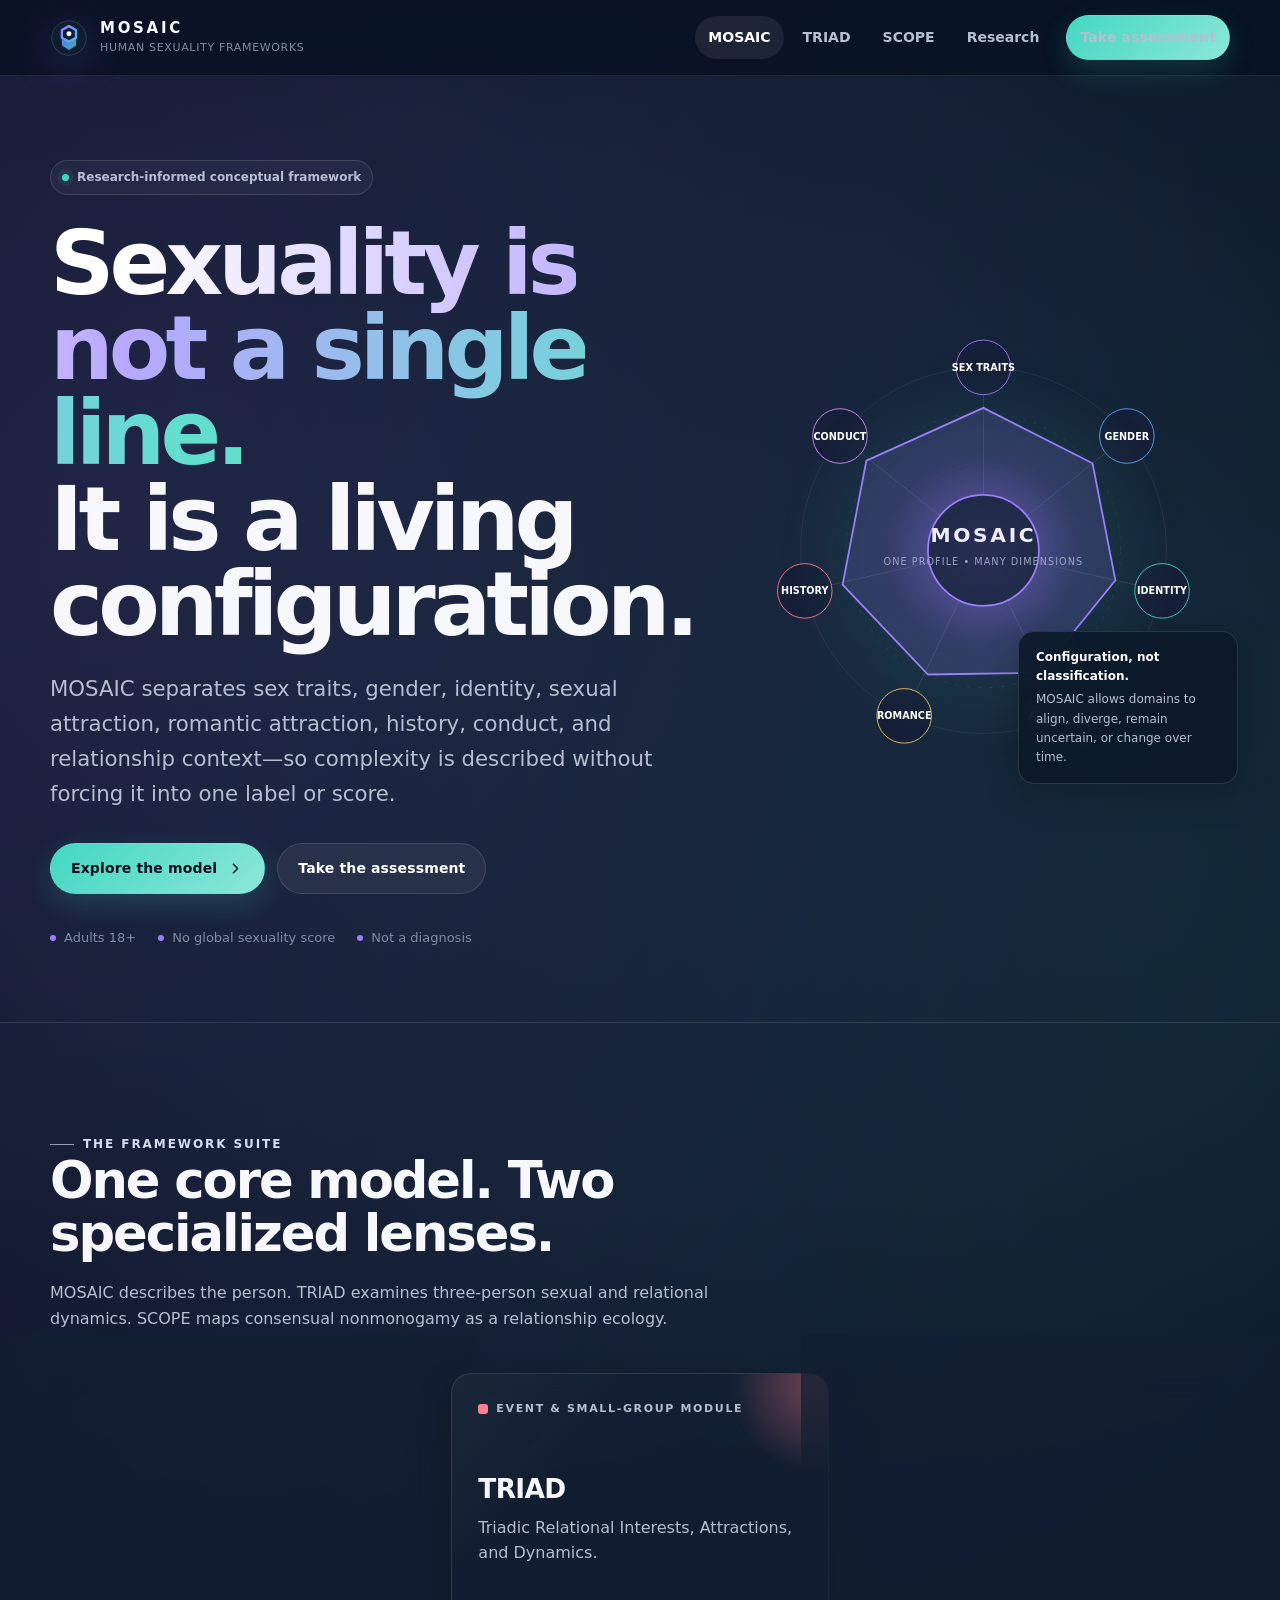
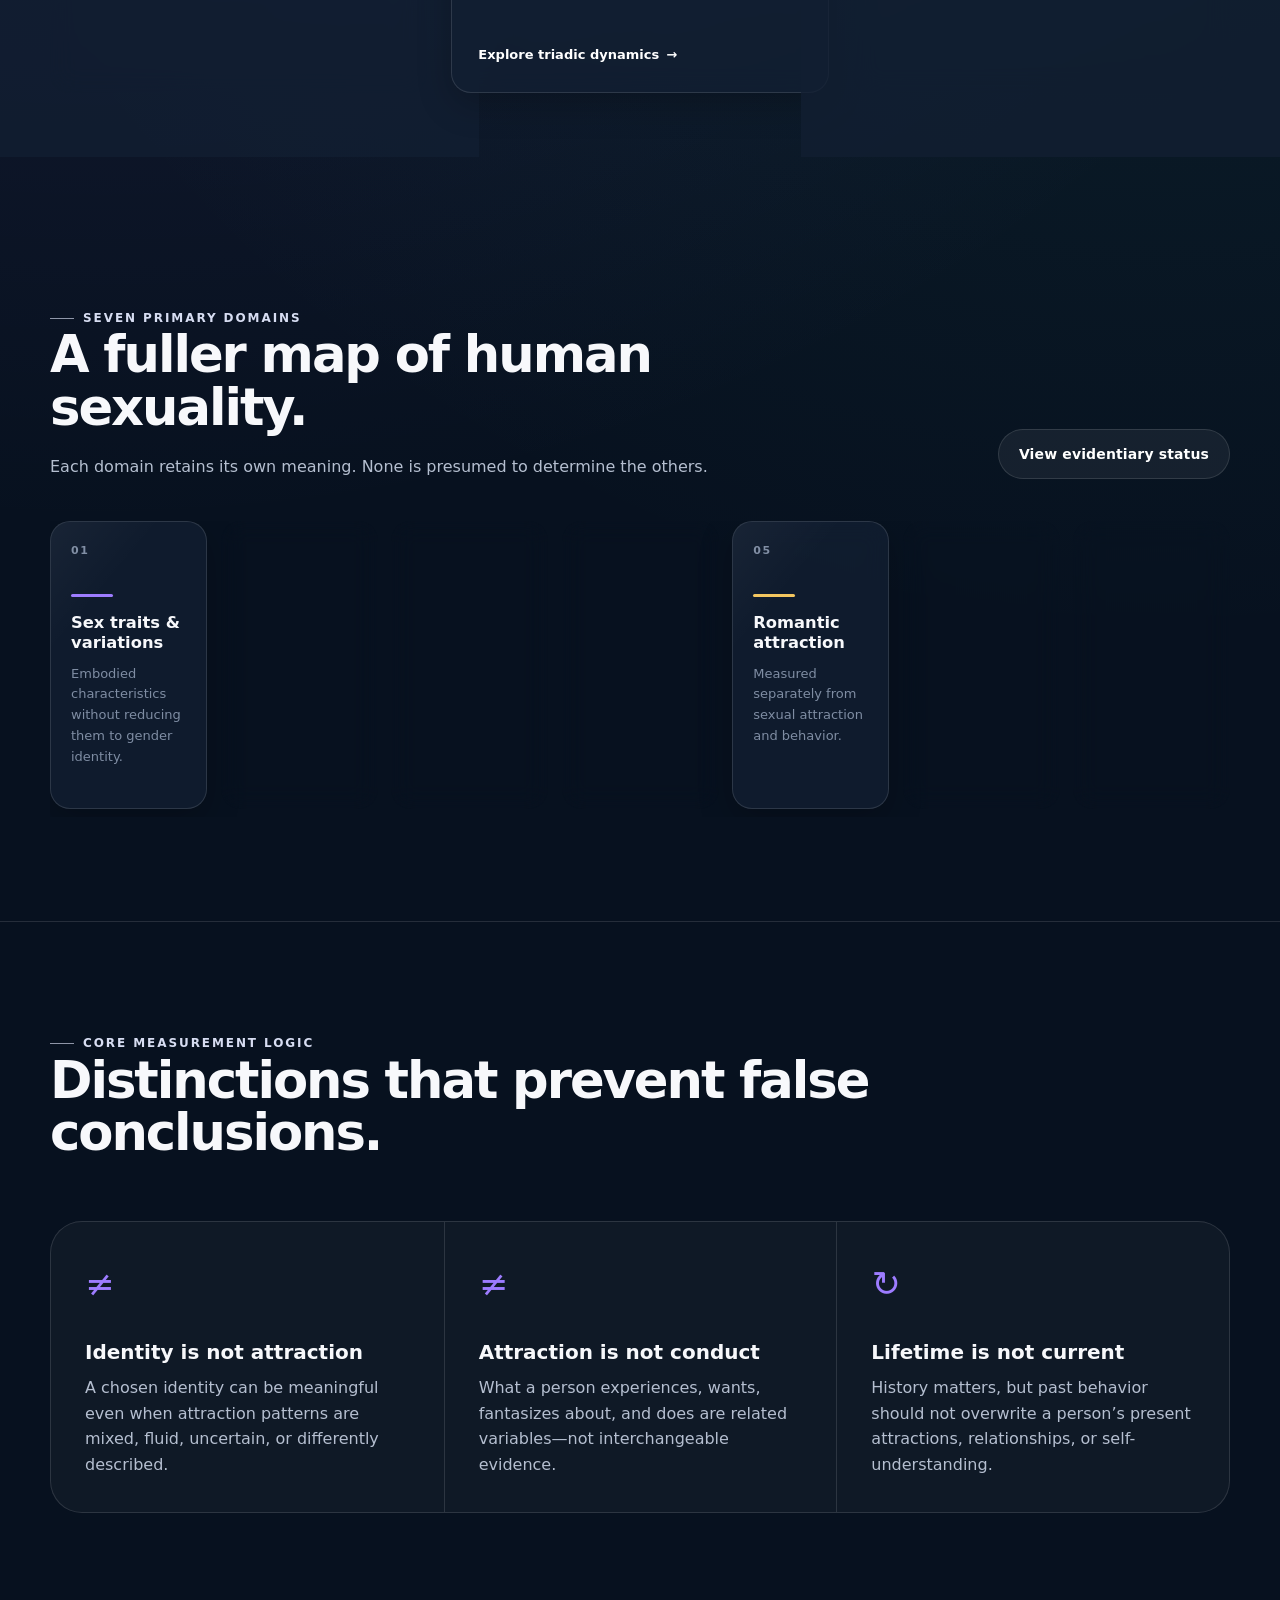
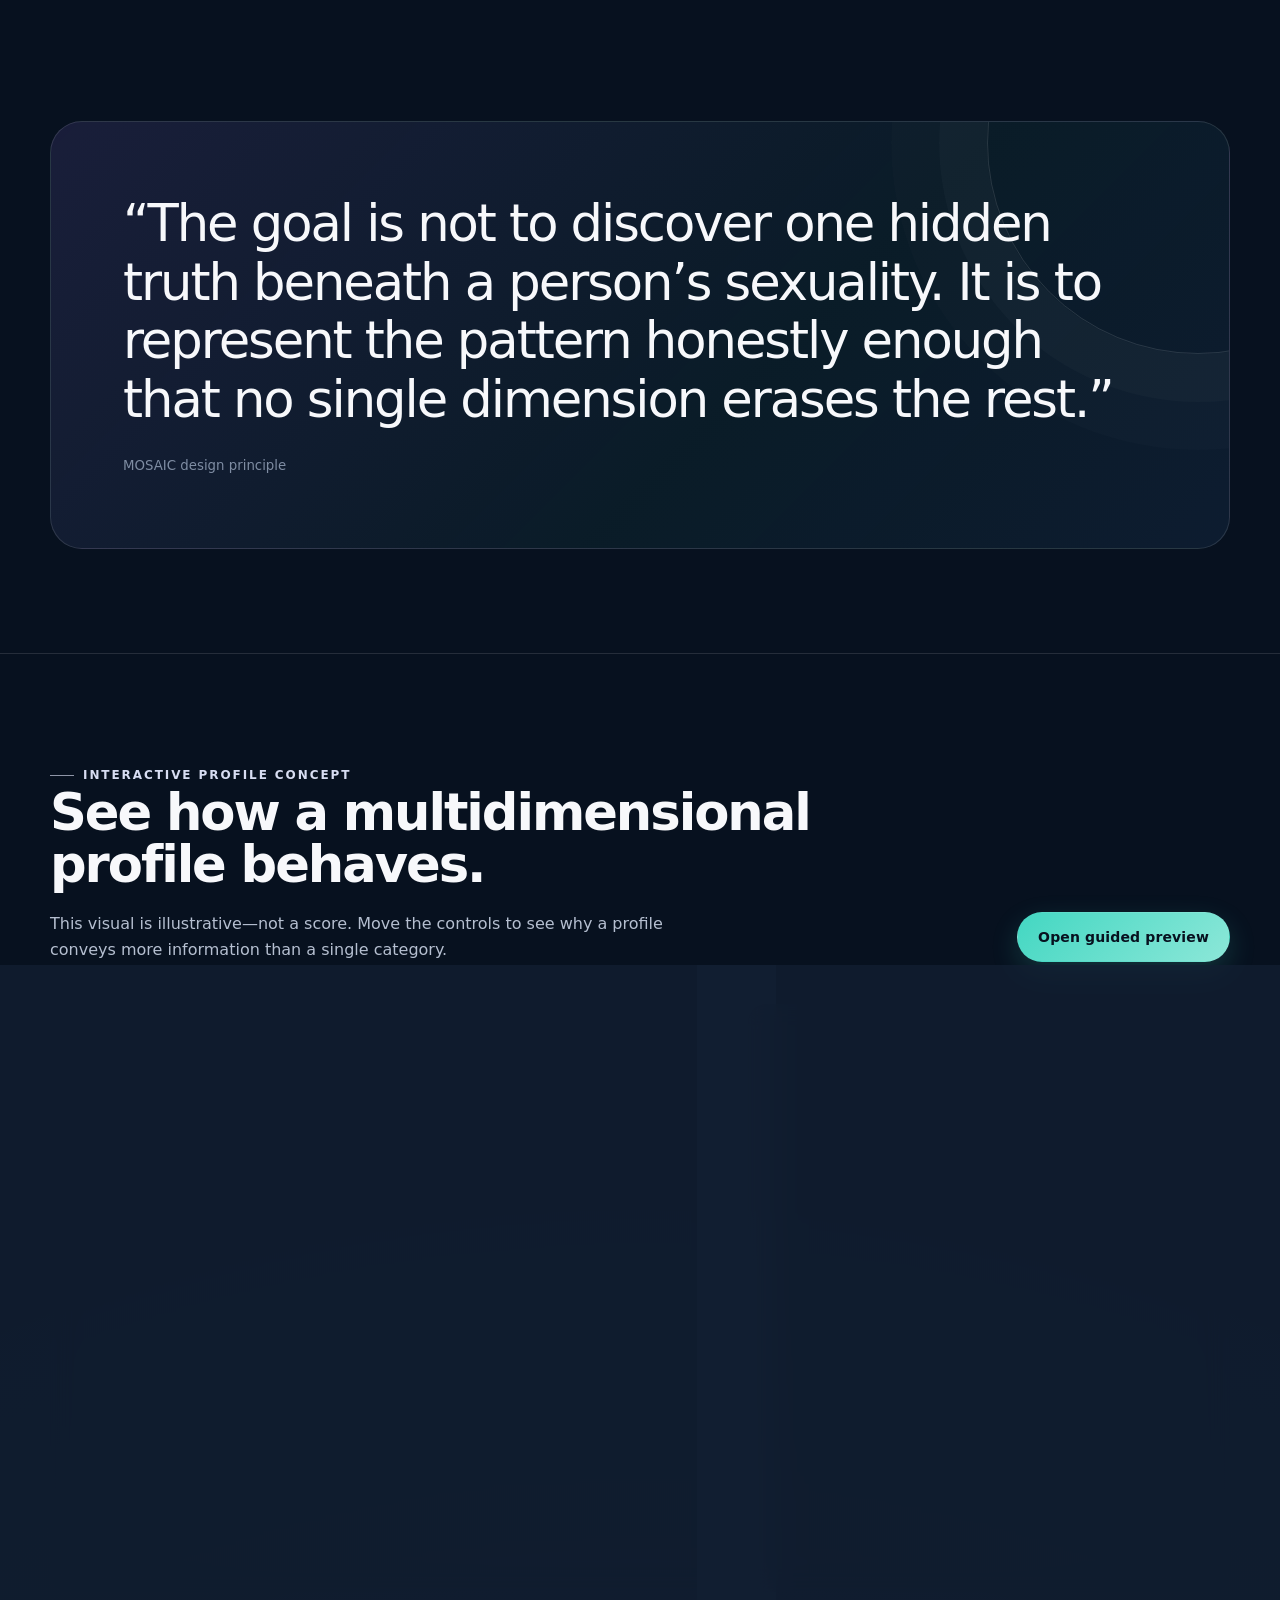
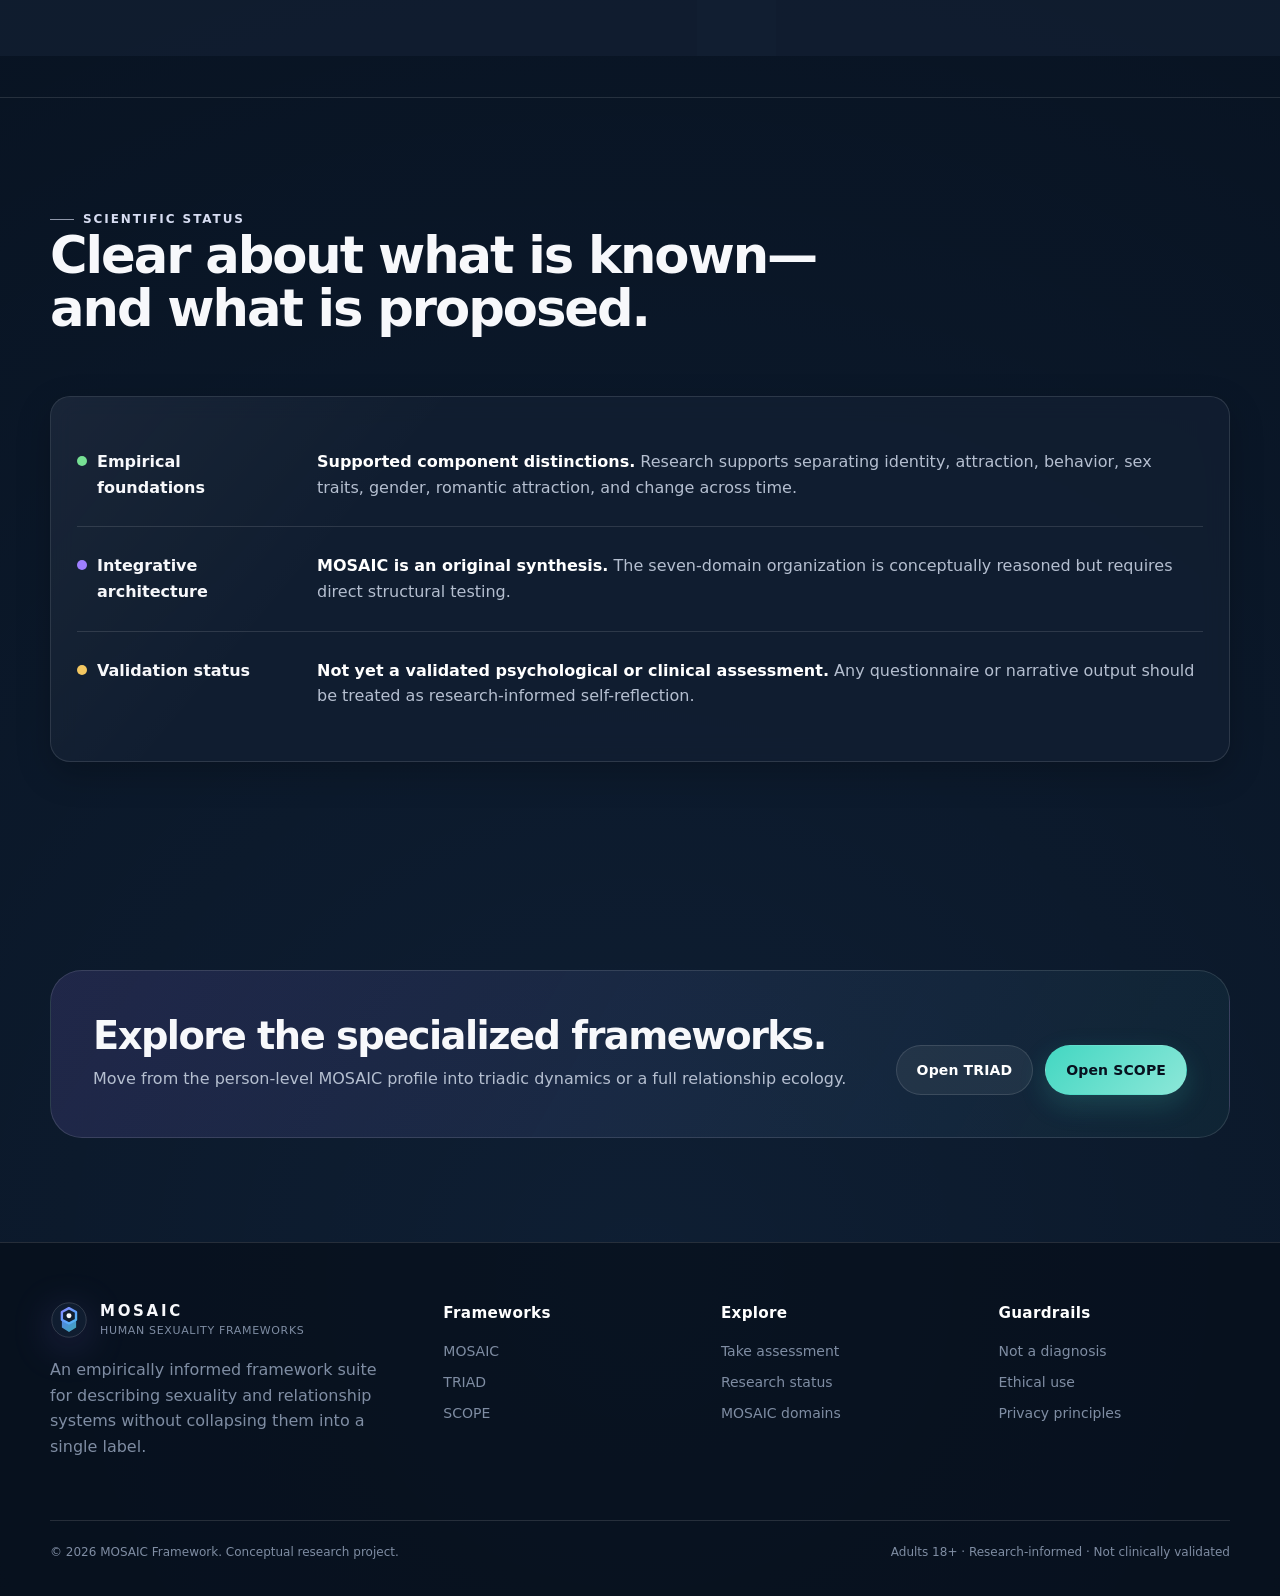
<file: index.html>
<!doctype html>
<html lang="en">
<head>
  <meta charset="utf-8">
  <meta name="viewport" content="width=device-width, initial-scale=1">
  <meta name="description" content="The MOSAIC Model of Human Sexuality with specialized TRIAD and SCOPE frameworks.">
  <meta name="theme-color" content="#07111f">
  <title>MOSAIC — A Multidimensional Model of Human Sexuality</title>
  <meta property="og:type" content="website">
  <meta property="og:url" content="https://mosaicsexuality.online/">
  <meta property="og:title" content="MOSAIC — A Multidimensional Model of Human Sexuality">
  <meta property="og:description" content="An empirically informed framework suite for describing human sexuality and relationship ecologies without collapsing them into a single label.">
  <meta property="og:image" content="https://mosaicsexuality.online/assets/img/logo.svg">
  <meta name="twitter:card" content="summary">
  <meta name="twitter:url" content="https://mosaicsexuality.online/">
  <meta name="twitter:title" content="MOSAIC — Multidimensional Human Sexuality Frameworks">
  <meta name="twitter:description" content="An empirically informed framework suite for describing sexuality and relationship systems.">
  <script type="application/ld+json">
  {
    "@context": "https://schema.org",
    "@type": "EducationalApplication",
    "name": "MOSAIC Sexuality Frameworks",
    "url": "https://mosaicsexuality.online",
    "description": "Multidimensional Orientation of Sexuality, Attraction, Identity, and Conduct",
    "applicationCategory": "EducationalApplication",
    "operatingSystem": "All"
  }
  </script>
  <link rel="icon" href="favicon.svg" type="image/svg+xml">
  <link rel="stylesheet" href="assets/css/styles.css">
  <script src="assets/js/app.js" defer></script>
  <script src="assets/js/profile-demo.js" defer></script>
</head>
<body>
  <a class="skip-link" href="#main">Skip to content</a>
  <header class="site-header">
    <div class="container nav-wrap">
      <a class="brand" href="index.html" aria-label="MOSAIC home">
        <img class="brand-mark" src="assets/img/logo.svg" alt="">
        <span class="brand-copy"><strong>MOSAIC</strong><span>HUMAN SEXUALITY FRAMEWORKS</span></span>
      </a>
      <button class="nav-toggle" aria-expanded="false" aria-controls="site-nav" aria-label="Toggle navigation"><span></span></button>
      <nav class="nav-links" id="site-nav" aria-label="Primary navigation">
        <a href="index.html" aria-current="page">MOSAIC</a>
        <a href="triad/index.html">TRIAD</a>
        <a href="scope/index.html">SCOPE</a>
        <a href="research/index.html">Research</a>
        <a class="btn btn-small btn-primary nav-cta" href="assessment/index.html">Take assessment</a>
      </nav>
    </div>
  </header>

  <main id="main">
    <section class="hero">
      <div class="container hero-grid">
        <div class="hero-copy reveal">
          <div class="kicker"><span class="kicker-dot"></span> Research-informed conceptual framework</div>
          <h1><span class="text-gradient">Sexuality is not a single line.</span><br>It is a living configuration.</h1>
          <p class="lede">MOSAIC separates sex traits, gender, identity, sexual attraction, romantic attraction, history, conduct, and relationship context—so complexity is described without forcing it into one label or score.</p>
          <div class="hero-actions">
            <a class="btn btn-primary" href="#model">Explore the model
              <svg viewBox="0 0 24 24" fill="none" aria-hidden="true"><path d="m9 18 6-6-6-6" stroke="currentColor" stroke-width="2" stroke-linecap="round" stroke-linejoin="round"/></svg>
            </a>
            <a class="btn btn-secondary" href="assessment/index.html">Take the assessment</a>
          </div>
          <div class="hero-meta">
            <span>Adults 18+</span><span>No global sexuality score</span><span>Not a diagnosis</span>
          </div>
        </div>

        <div class="hero-visual reveal" aria-label="Abstract visualization of a multidimensional MOSAIC profile">
          <div class="hero-orbit">
            <svg class="orbit-svg" viewBox="0 0 560 560" role="img" aria-labelledby="orbit-title orbit-desc">
              <title id="orbit-title">MOSAIC multidimensional constellation</title>
              <desc id="orbit-desc">Seven colored nodes orbit a central profile, representing distinct but interacting domains.</desc>
              <defs>
                <radialGradient id="centerGlow"><stop stop-color="#9d7cff" stop-opacity=".42"/><stop offset="1" stop-color="#9d7cff" stop-opacity="0"/></radialGradient>
                <linearGradient id="centerFill" x1="190" y1="170" x2="370" y2="390"><stop stop-color="#9d7cff"/><stop offset="1" stop-color="#43d7c2"/></linearGradient>
                <filter id="blur"><feGaussianBlur stdDeviation="8"/></filter>
              </defs>
              <circle cx="280" cy="280" r="208" fill="none" stroke="#fff" stroke-opacity=".08"/>
              <circle cx="280" cy="280" r="156" fill="none" stroke="#fff" stroke-opacity=".08" stroke-dasharray="4 9"/>
              <circle cx="280" cy="280" r="108" fill="url(#centerGlow)" filter="url(#blur)"/>
              <g stroke="#fff" stroke-opacity=".12">
                <path d="M280 280 280 72"/><path d="M280 280 443 150"/><path d="M280 280 483 326"/><path d="M280 280 370 468"/><path d="M280 280 190 468"/><path d="M280 280 77 326"/><path d="M280 280 117 150"/>
              </g>
              <polygon points="280,118 404,181 430,314 345,419 217,421 120,319 147,178" fill="url(#centerFill)" fill-opacity=".16" stroke="url(#centerFill)" stroke-width="2"/>
              <circle cx="280" cy="280" r="63" fill="#101d30" stroke="url(#centerFill)" stroke-width="2"/>
              <text x="280" y="271" text-anchor="middle" fill="#fff" font-size="23" font-weight="800" letter-spacing="3">MOSAIC</text>
              <text x="280" y="297" text-anchor="middle" fill="#9ca9bd" font-size="11" letter-spacing="1.2">ONE PROFILE • MANY DIMENSIONS</text>
              <g font-family="Inter, system-ui" font-weight="700" font-size="11" text-anchor="middle">
                <g><circle cx="280" cy="72" r="31" fill="#151f37" stroke="#9d7cff"/><text x="280" y="76" fill="#fff">SEX TRAITS</text></g>
                <g><circle cx="443" cy="150" r="31" fill="#151f37" stroke="#5aa7ff"/><text x="443" y="154" fill="#fff">GENDER</text></g>
                <g><circle cx="483" cy="326" r="31" fill="#151f37" stroke="#43d7c2"/><text x="483" y="330" fill="#fff">IDENTITY</text></g>
                <g><circle cx="370" cy="468" r="31" fill="#151f37" stroke="#73df91"/><text x="370" y="472" fill="#fff">ATTRACTION</text></g>
                <g><circle cx="190" cy="468" r="31" fill="#151f37" stroke="#f3c65f"/><text x="190" y="472" fill="#fff">ROMANCE</text></g>
                <g><circle cx="77" cy="326" r="31" fill="#151f37" stroke="#ff7d8d"/><text x="77" y="330" fill="#fff">HISTORY</text></g>
                <g><circle cx="117" cy="150" r="31" fill="#151f37" stroke="#d68cff"/><text x="117" y="154" fill="#fff">CONDUCT</text></g>
              </g>
            </svg>
          </div>
          <div class="hero-note"><strong>Configuration, not classification.</strong>MOSAIC allows domains to align, diverge, remain uncertain, or change over time.</div>
        </div>
      </div>
    </section>

    <section class="section section-border" id="model">
      <div class="container">
        <div class="section-head reveal">
          <div><span class="eyebrow">The framework suite</span><h2>One core model. Two specialized lenses.</h2><p>MOSAIC describes the person. TRIAD examines three-person sexual and relational dynamics. SCOPE maps consensual nonmonogamy as a relationship ecology.</p></div>
        </div>
        <div class="grid grid-3">
          <article class="card card-hover suite-card mosaic reveal">
            <span class="model-tag"><b style="background:var(--violet)"></b>Person-level core</span>
            <h3>MOSAIC</h3>
            <p class="muted">Multidimensional Orientation of Sexuality, Attraction, Identity, and Conduct.</p>
            <a class="card-link" href="#domains">Explore seven domains</a>
          </article>
          <article class="card card-hover suite-card triad reveal">
            <span class="model-tag"><b style="background:var(--coral)"></b>Event & small-group module</span>
            <h3>TRIAD</h3>
            <p class="muted">Triadic Relational Interests, Attractions, and Dynamics.</p>
            <a class="card-link" href="triad/index.html">Explore triadic dynamics</a>
          </article>
          <article class="card card-hover suite-card scope reveal">
            <span class="model-tag"><b style="background:var(--teal)"></b>Dyad & network module</span>
            <h3>SCOPE</h3>
            <p class="muted">Structure, Consent, Openness, Power, and Entanglement.</p>
            <a class="card-link" href="scope/index.html">Explore relationship ecology</a>
          </article>
        </div>
      </div>
    </section>

    <section class="section" id="domains">
      <div class="container">
        <div class="section-head reveal">
          <div><span class="eyebrow">Seven primary domains</span><h2>A fuller map of human sexuality.</h2><p>Each domain retains its own meaning. None is presumed to determine the others.</p></div>
          <a class="btn btn-secondary" href="research/index.html">View evidentiary status</a>
        </div>
        <div class="grid domain-grid" role="list" aria-label="MOSAIC domains">
          <article class="card domain-card reveal" role="listitem"><div class="domain-number">01</div><div class="domain-line" style="--accent:var(--violet)"></div><h3>Sex traits & variations</h3><p>Embodied characteristics without reducing them to gender identity.</p></article>
          <article class="card domain-card reveal" role="listitem"><div class="domain-number">02</div><div class="domain-line" style="--accent:var(--blue)"></div><h3>Gender identity & experience</h3><p>Identity, expression, congruence, and lived gendered experience.</p></article>
          <article class="card domain-card reveal" role="listitem"><div class="domain-number">03</div><div class="domain-line" style="--accent:var(--teal)"></div><h3>Sexual identity & labeling</h3><p>Self-chosen language, certainty, centrality, and label flexibility.</p></article>
          <article class="card domain-card reveal" role="listitem"><div class="domain-number">04</div><div class="domain-line" style="--accent:var(--green)"></div><h3>Sexual attraction</h3><p>Patterns, intensity, conditions, targets, and change over time.</p></article>
          <article class="card domain-card reveal" role="listitem"><div class="domain-number">05</div><div class="domain-line" style="--accent:var(--gold)"></div><h3>Romantic attraction</h3><p>Measured separately from sexual attraction and behavior.</p></article>
          <article class="card domain-card reveal" role="listitem"><div class="domain-number">06</div><div class="domain-line" style="--accent:var(--coral)"></div><h3>Lifetime history</h3><p>Developmental milestones, relationships, experiences, and shifts.</p></article>
          <article class="card domain-card reveal" role="listitem"><div class="domain-number">07</div><div class="domain-line" style="--accent:#d68cff"></div><h3>Current conduct</h3><p>Present sexual and romantic behavior without treating it as identity.</p></article>
        </div>
      </div>
    </section>

    <section class="section section-border">
      <div class="container">
        <div class="section-head reveal"><div><span class="eyebrow">Core measurement logic</span><h2>Distinctions that prevent false conclusions.</h2></div></div>
        <div class="principle-band reveal">
          <article class="principle"><div class="symbol">≠</div><h3>Identity is not attraction</h3><p>A chosen identity can be meaningful even when attraction patterns are mixed, fluid, uncertain, or differently described.</p></article>
          <article class="principle"><div class="symbol">≠</div><h3>Attraction is not conduct</h3><p>What a person experiences, wants, fantasizes about, and does are related variables—not interchangeable evidence.</p></article>
          <article class="principle"><div class="symbol">↻</div><h3>Lifetime is not current</h3><p>History matters, but past behavior should not overwrite a person’s present attractions, relationships, or self-understanding.</p></article>
        </div>
      </div>
    </section>

    <section class="section">
      <div class="container">
        <div class="quote-panel reveal">
          <blockquote>“The goal is not to discover one hidden truth beneath a person’s sexuality. It is to represent the pattern honestly enough that no single dimension erases the rest.”</blockquote>
          <small>MOSAIC design principle</small>
        </div>
      </div>
    </section>

    <section class="section section-border" id="preview">
      <div class="container">
        <div class="section-head reveal">
          <div><span class="eyebrow">Interactive profile concept</span><h2>See how a multidimensional profile behaves.</h2><p>This visual is illustrative—not a score. Move the controls to see why a profile conveys more information than a single category.</p></div>
          <a class="btn btn-primary" href="assessment/index.html">Open guided preview</a>
        </div>
        <div class="assessment-shell">
          <div class="card control-card reveal">
            <div class="control-row"><div><label for="identity">Identity centrality</label><small>How central a sexual identity label feels.</small></div><div class="range-wrap"><input id="identity" data-live-range data-profile-input type="range" min="0" max="100" value="74"><output class="range-value" data-range-output="identity">74</output></div></div>
            <div class="control-row"><div><label for="attraction">Attraction intensity</label><small>Illustrative current salience.</small></div><div class="range-wrap"><input id="attraction" data-live-range data-profile-input type="range" min="0" max="100" value="88"><output class="range-value" data-range-output="attraction">88</output></div></div>
            <div class="control-row"><div><label for="romance">Romantic salience</label><small>Independent from sexual attraction.</small></div><div class="range-wrap"><input id="romance" data-live-range data-profile-input type="range" min="0" max="100" value="63"><output class="range-value" data-range-output="romance">63</output></div></div>
            <div class="control-row"><div><label for="history">History relevance</label><small>How strongly past experience informs the present.</small></div><div class="range-wrap"><input id="history" data-live-range data-profile-input type="range" min="0" max="100" value="48"><output class="range-value" data-range-output="history">48</output></div></div>
            <div class="control-row"><div><label for="conduct">Current conduct</label><small>Descriptive, never identity-defining.</small></div><div class="range-wrap"><input id="conduct" data-live-range data-profile-input type="range" min="0" max="100" value="54"><output class="range-value" data-range-output="conduct">54</output></div></div>
            <div class="control-row"><div><label for="context">Context sensitivity</label><small>Partner, setting, safety, and life-stage effects.</small></div><div class="range-wrap"><input id="context" data-live-range data-profile-input type="range" min="0" max="100" value="79"><output class="range-value" data-range-output="context">79</output></div></div>
          </div>
          <div class="card profile-card reveal">
            <div>
              <div class="profile-chart">
                <svg viewBox="0 0 320 320" role="img" aria-labelledby="profile-title">
                  <title id="profile-title">Illustrative six-axis profile chart</title>
                  <g transform="translate(0 0)" fill="none" stroke="#fff" stroke-opacity=".12">
                    <polygon points="160,42 262,101 262,219 160,278 58,219 58,101"/>
                    <polygon points="160,72 236,116 236,204 160,248 84,204 84,116"/>
                    <polygon points="160,101 211,131 211,189 160,219 109,189 109,131"/>
                    <path d="M160 160V42M160 160l102-59M160 160l102 59M160 160v118M160 160 58 219M160 160 58 101"/>
                  </g>
                  <polygon data-profile-polygon points="" fill="#9d7cff" fill-opacity=".23" stroke="#43d7c2" stroke-width="3" stroke-linejoin="round"/>
                  <g fill="#aeb9c9" font-size="10" font-weight="700" text-anchor="middle">
                    <text x="160" y="24">IDENTITY</text><text x="286" y="99">ATTRACTION</text><text x="286" y="227">ROMANCE</text><text x="160" y="301">HISTORY</text><text x="34" y="227">CONDUCT</text><text x="34" y="99">CONTEXT</text>
                  </g>
                </svg>
              </div>
              <p class="profile-copy" data-profile-summary></p>
            </div>
          </div>
        </div>
      </div>
    </section>

    <section class="section section-border">
      <div class="container">
        <div class="section-head reveal"><div><span class="eyebrow">Scientific status</span><h2>Clear about what is known—and what is proposed.</h2></div></div>
        <div class="card reveal">
          <div class="status-row"><div class="status-label"><span class="status-dot" style="background:var(--green)"></span>Empirical foundations</div><div class="status-copy"><strong>Supported component distinctions.</strong> Research supports separating identity, attraction, behavior, sex traits, gender, romantic attraction, and change across time.</div></div>
          <div class="status-row"><div class="status-label"><span class="status-dot" style="background:var(--violet)"></span>Integrative architecture</div><div class="status-copy"><strong>MOSAIC is an original synthesis.</strong> The seven-domain organization is conceptually reasoned but requires direct structural testing.</div></div>
          <div class="status-row"><div class="status-label"><span class="status-dot" style="background:var(--gold)"></span>Validation status</div><div class="status-copy"><strong>Not yet a validated psychological or clinical assessment.</strong> Any questionnaire or narrative output should be treated as research-informed self-reflection.</div></div>
        </div>
      </div>
    </section>

    <section class="section">
      <div class="container">
        <div class="cta-panel reveal">
          <div><h2>Explore the specialized frameworks.</h2><p>Move from the person-level MOSAIC profile into triadic dynamics or a full relationship ecology.</p></div>
          <div class="hero-actions"><a class="btn btn-secondary" href="triad/index.html">Open TRIAD</a><a class="btn btn-primary" href="scope/index.html">Open SCOPE</a></div>
        </div>
      </div>
    </section>
  </main>

  <footer class="site-footer">
    <div class="container">
      <div class="footer-grid">
        <div class="footer-brand"><a class="brand" href="index.html"><img class="brand-mark" src="assets/img/logo.svg" alt=""><span class="brand-copy"><strong>MOSAIC</strong><span>HUMAN SEXUALITY FRAMEWORKS</span></span></a><p>An empirically informed framework suite for describing sexuality and relationship systems without collapsing them into a single label.</p></div>
        <div class="footer-col"><h4>Frameworks</h4><a href="index.html">MOSAIC</a><a href="triad/index.html">TRIAD</a><a href="scope/index.html">SCOPE</a></div>
        <div class="footer-col"><h4>Explore</h4><a href="assessment/index.html">Take assessment</a><a href="research/index.html">Research status</a><a href="#domains">MOSAIC domains</a></div>
        <div class="footer-col"><h4>Guardrails</h4><a href="research/index.html#limits">Not a diagnosis</a><a href="research/index.html#ethics">Ethical use</a><a href="research/index.html#privacy">Privacy principles</a></div>
      </div>
      <div class="footer-bottom"><span>© <span data-year></span> MOSAIC Framework. Conceptual research project.</span><span>Adults 18+ · Research-informed · Not clinically validated</span></div>
    </div>
  </footer>
</body>
</html>
</file>
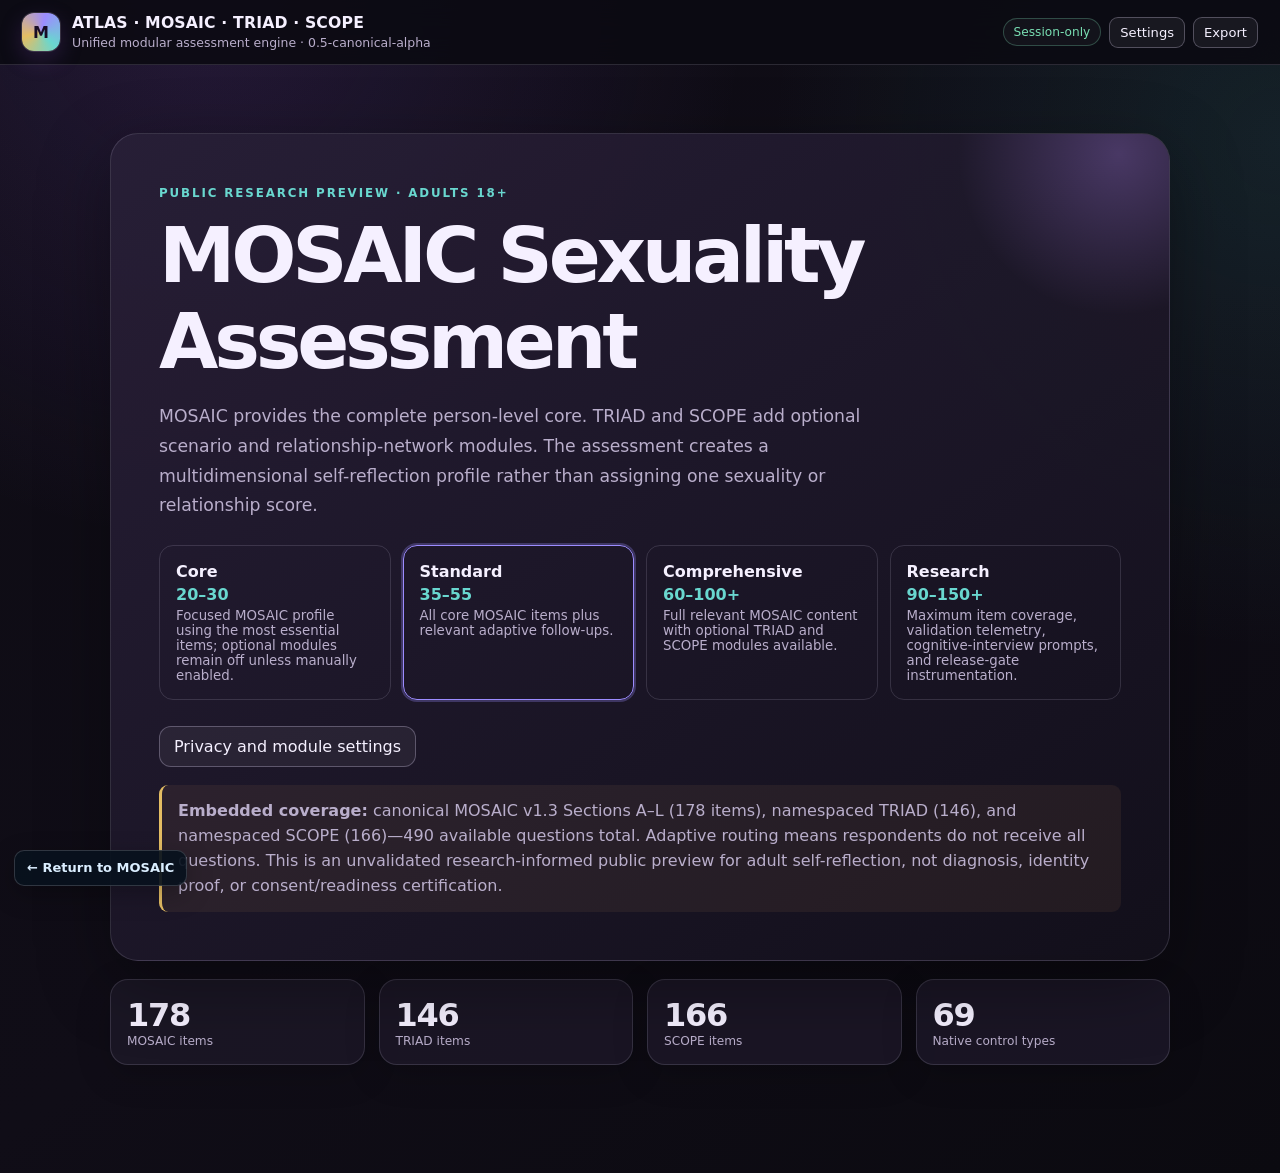
<file: assessment/index.html>
<!doctype html>
<html lang="en"><head>
<meta charset="utf-8"><meta name="viewport" content="width=device-width,initial-scale=1">
<meta name="color-scheme" content="dark">
<meta name="description" content="MOSAIC multidimensional sexuality self-reflection assessment, with optional TRIAD and SCOPE modules.">
<meta name="robots" content="index,follow">
<meta http-equiv="Content-Security-Policy" content="default-src 'self'; script-src 'self'; style-src 'self' 'unsafe-inline'; img-src 'self' data: blob:; connect-src 'self' https:; object-src 'none'; base-uri 'self'; frame-ancestors 'self'; form-action 'self'">
<title>MOSAIC Sexuality Assessment</title>
<meta property="og:type" content="website">
<meta property="og:url" content="https://mosaicsexuality.online/assessment/">
<meta property="og:title" content="MOSAIC Sexuality Assessment">
<meta property="og:description" content="Browser-only multidimensional sexuality self-reflection assessment with optional TRIAD and SCOPE modules.">
<script type="application/ld+json">
{
  "@context": "https://schema.org",
  "@type": "SoftwareApplication",
  "name": "ATLAS / MOSAIC Public Assessment",
  "operatingSystem": "Browser",
  "applicationCategory": "EducationalApplication",
  "url": "https://mosaicsexuality.online/assessment/"
}
</script>
<link rel="canonical" href="https://mosaicsexuality.online/assessment/">
<link rel="stylesheet" href="src/styles.css">
<link rel="stylesheet" href="../assets/public-overrides.css">
</head><body>
<a class="site-return" href="../">← Return to MOSAIC</a>
<noscript><div class="noscript">JavaScript is required to run this browser-based assessment.</div></noscript>
<div id="app" aria-live="polite"></div>
<input id="bankImport" type="file" accept="application/json,.json" hidden>
<input id="responseImport" type="file" accept="application/json,.json" hidden>
<script src="src/combined-question-bank.js" defer></script><script src="src/config.js" defer></script><script src="src/app.js?v=0.6.2" defer></script>
<script>if('serviceWorker' in navigator){window.addEventListener('load',()=>navigator.serviceWorker.register('../sw.js').catch(()=>{}));}</script>
</body></html>
</file>
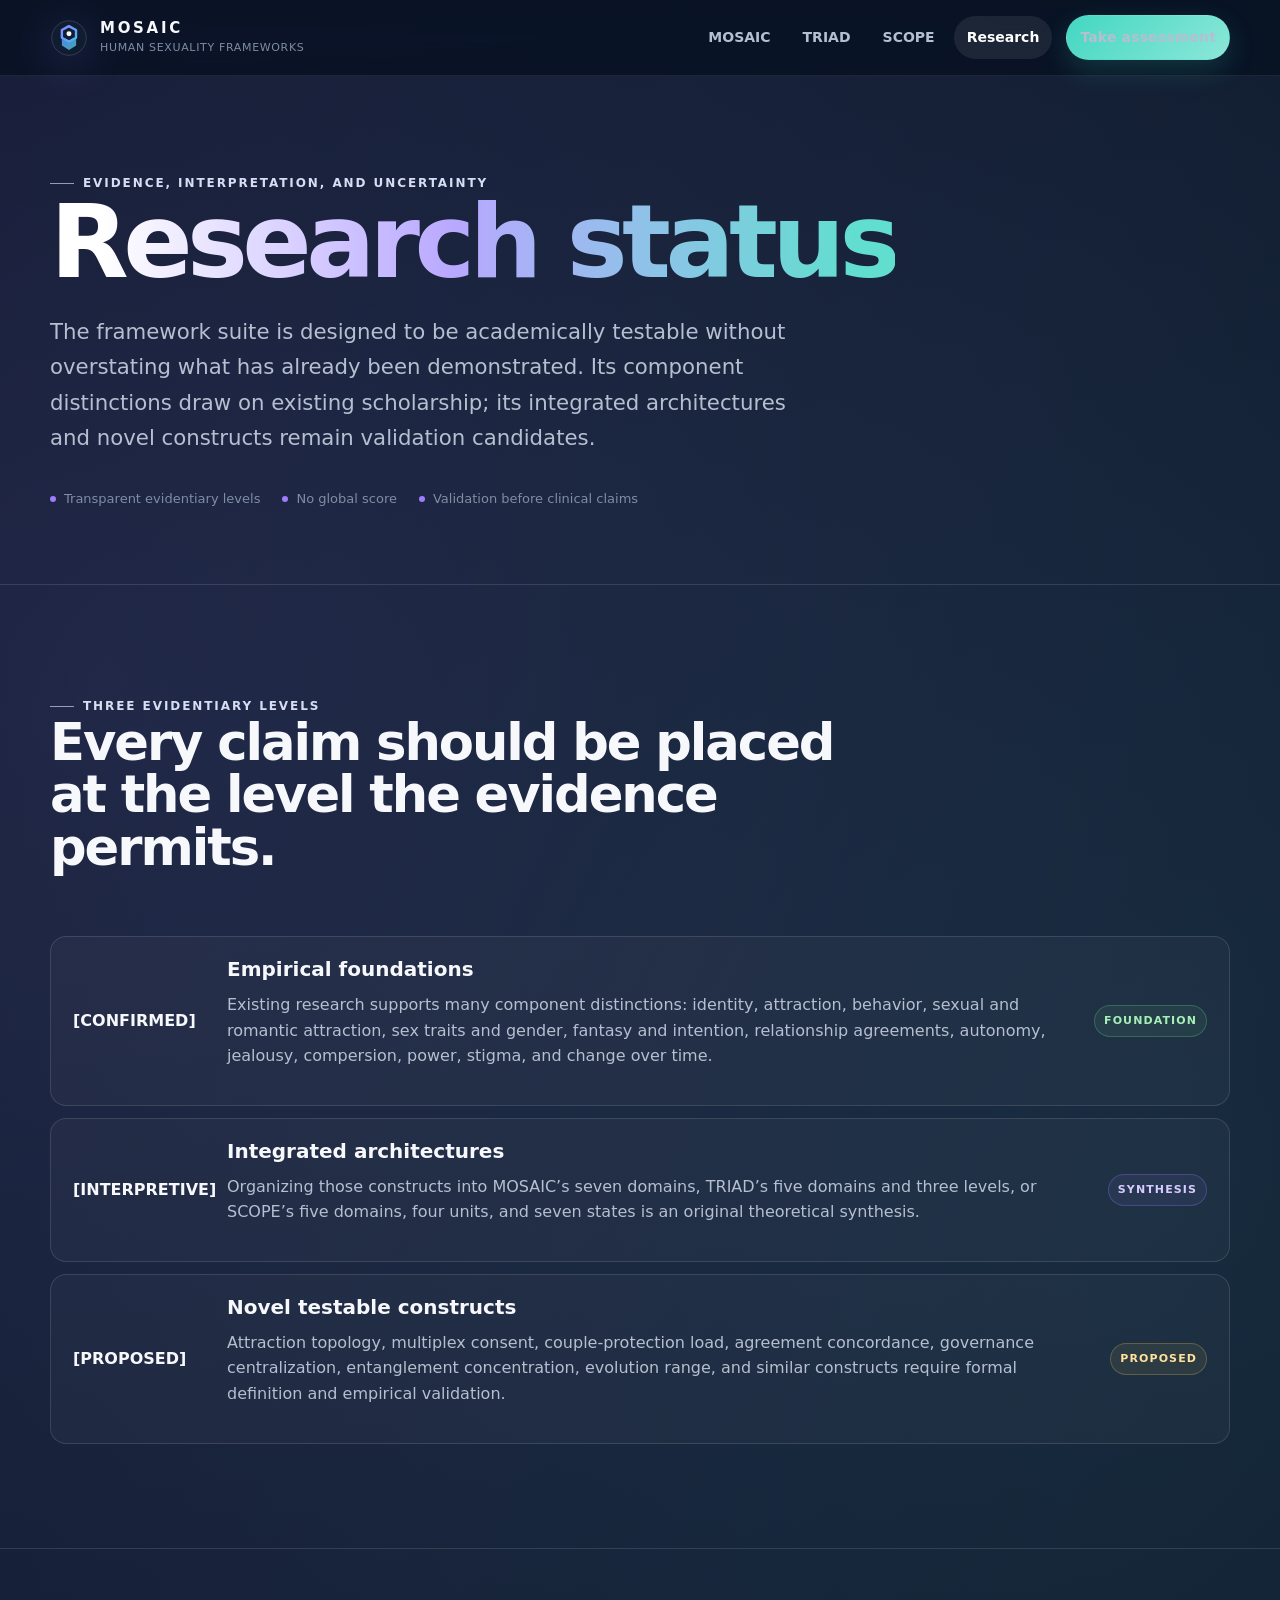
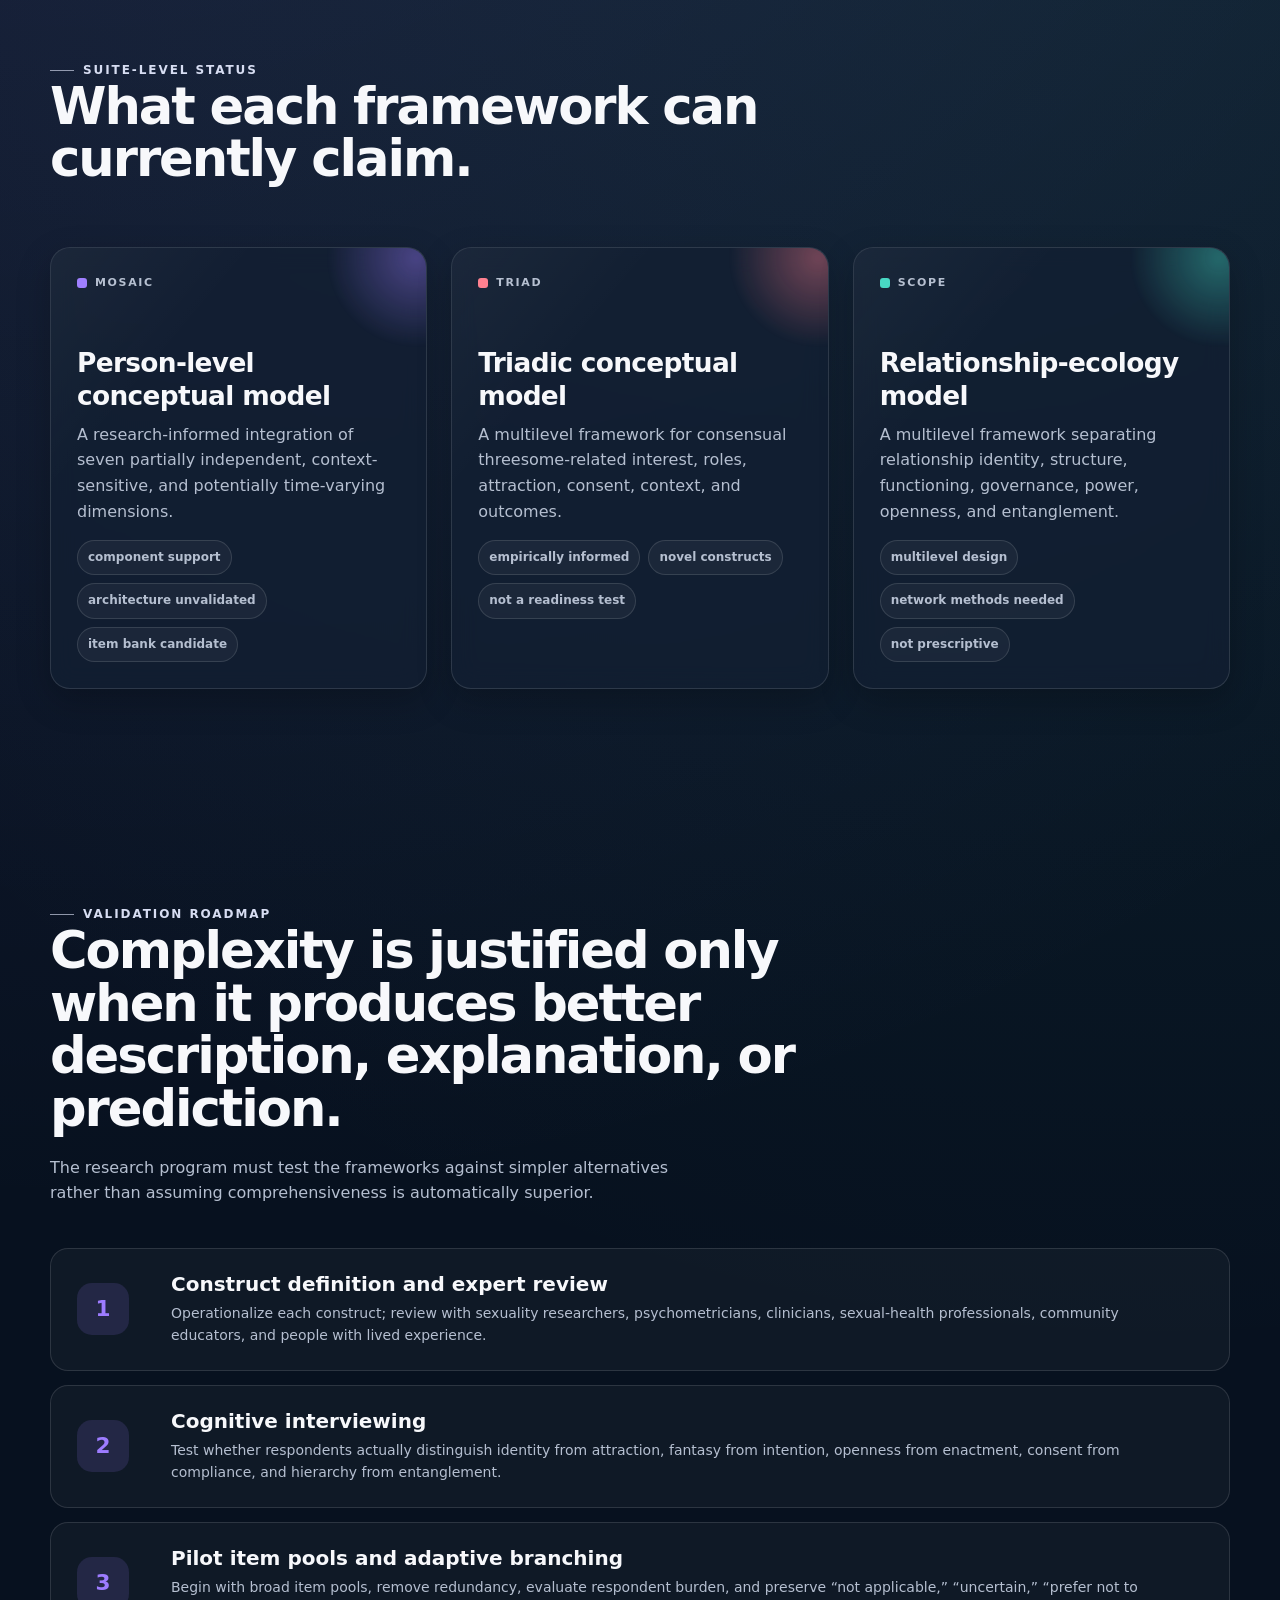
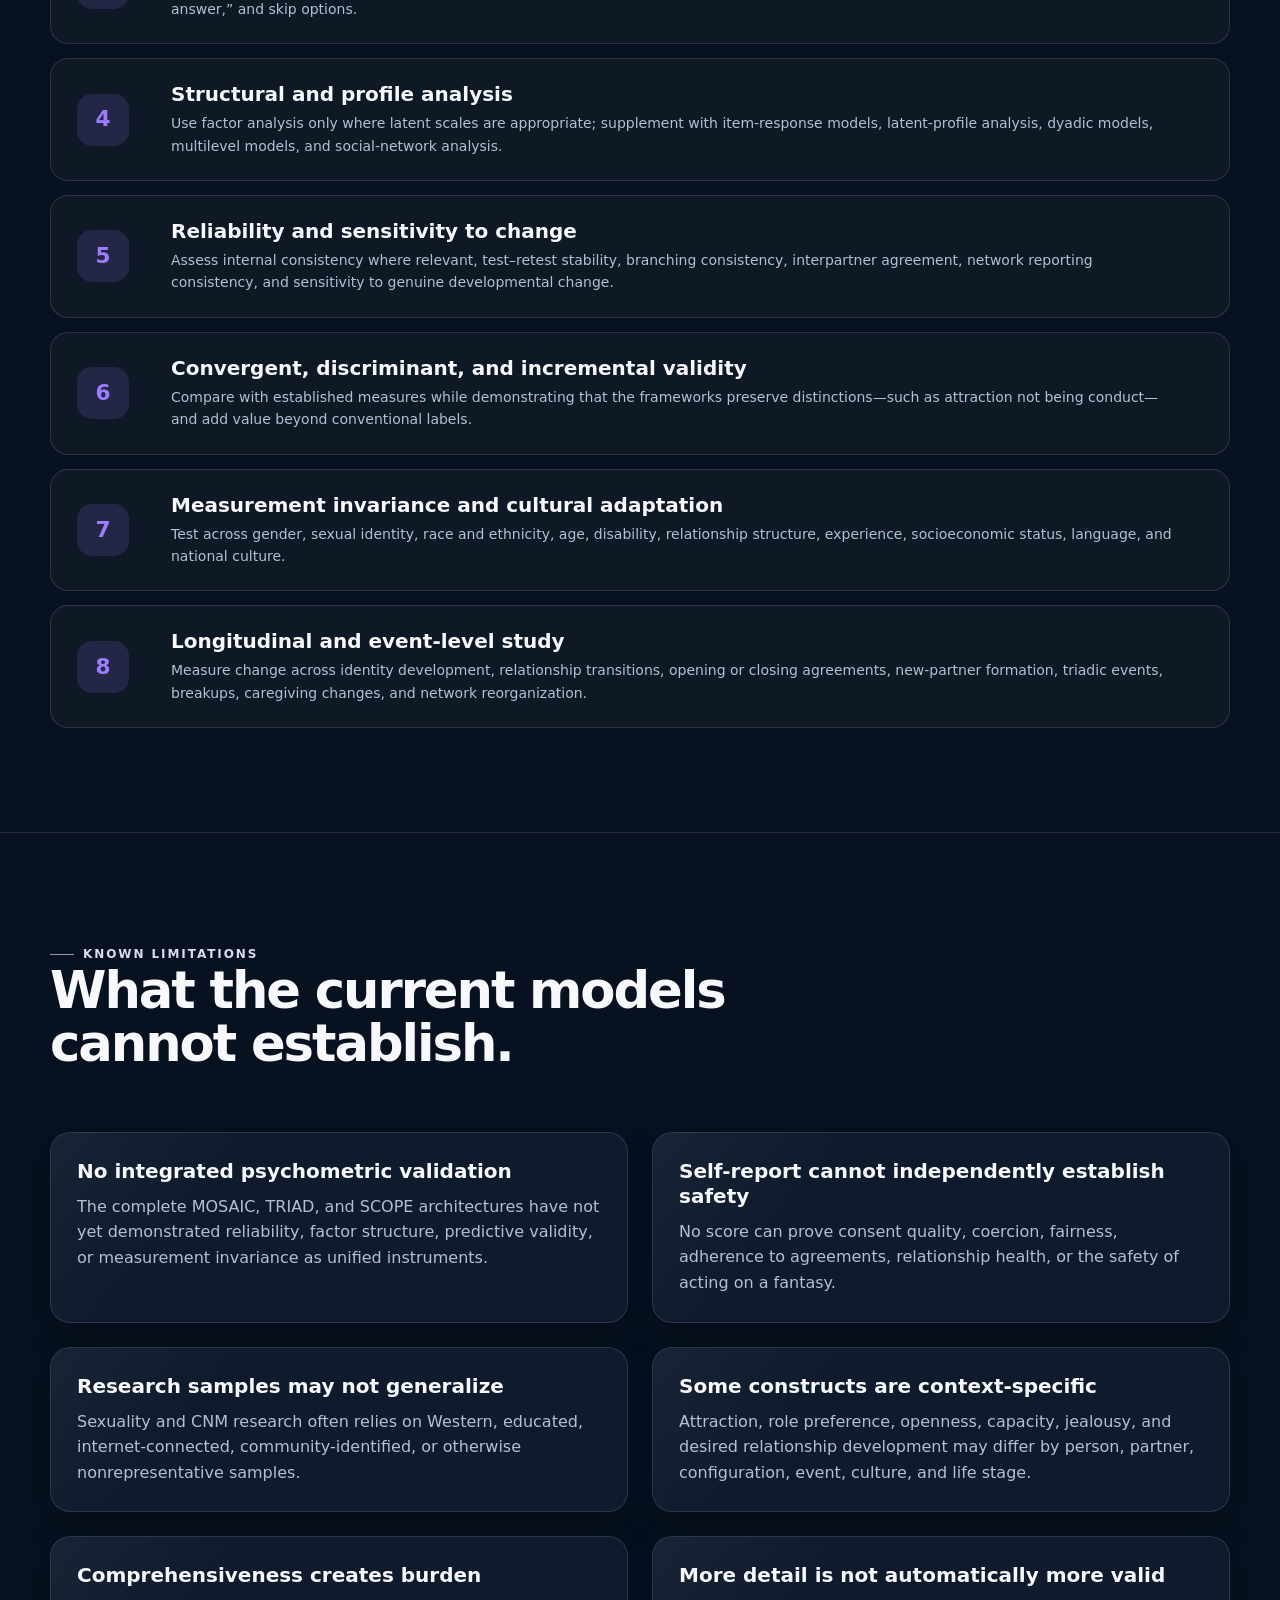
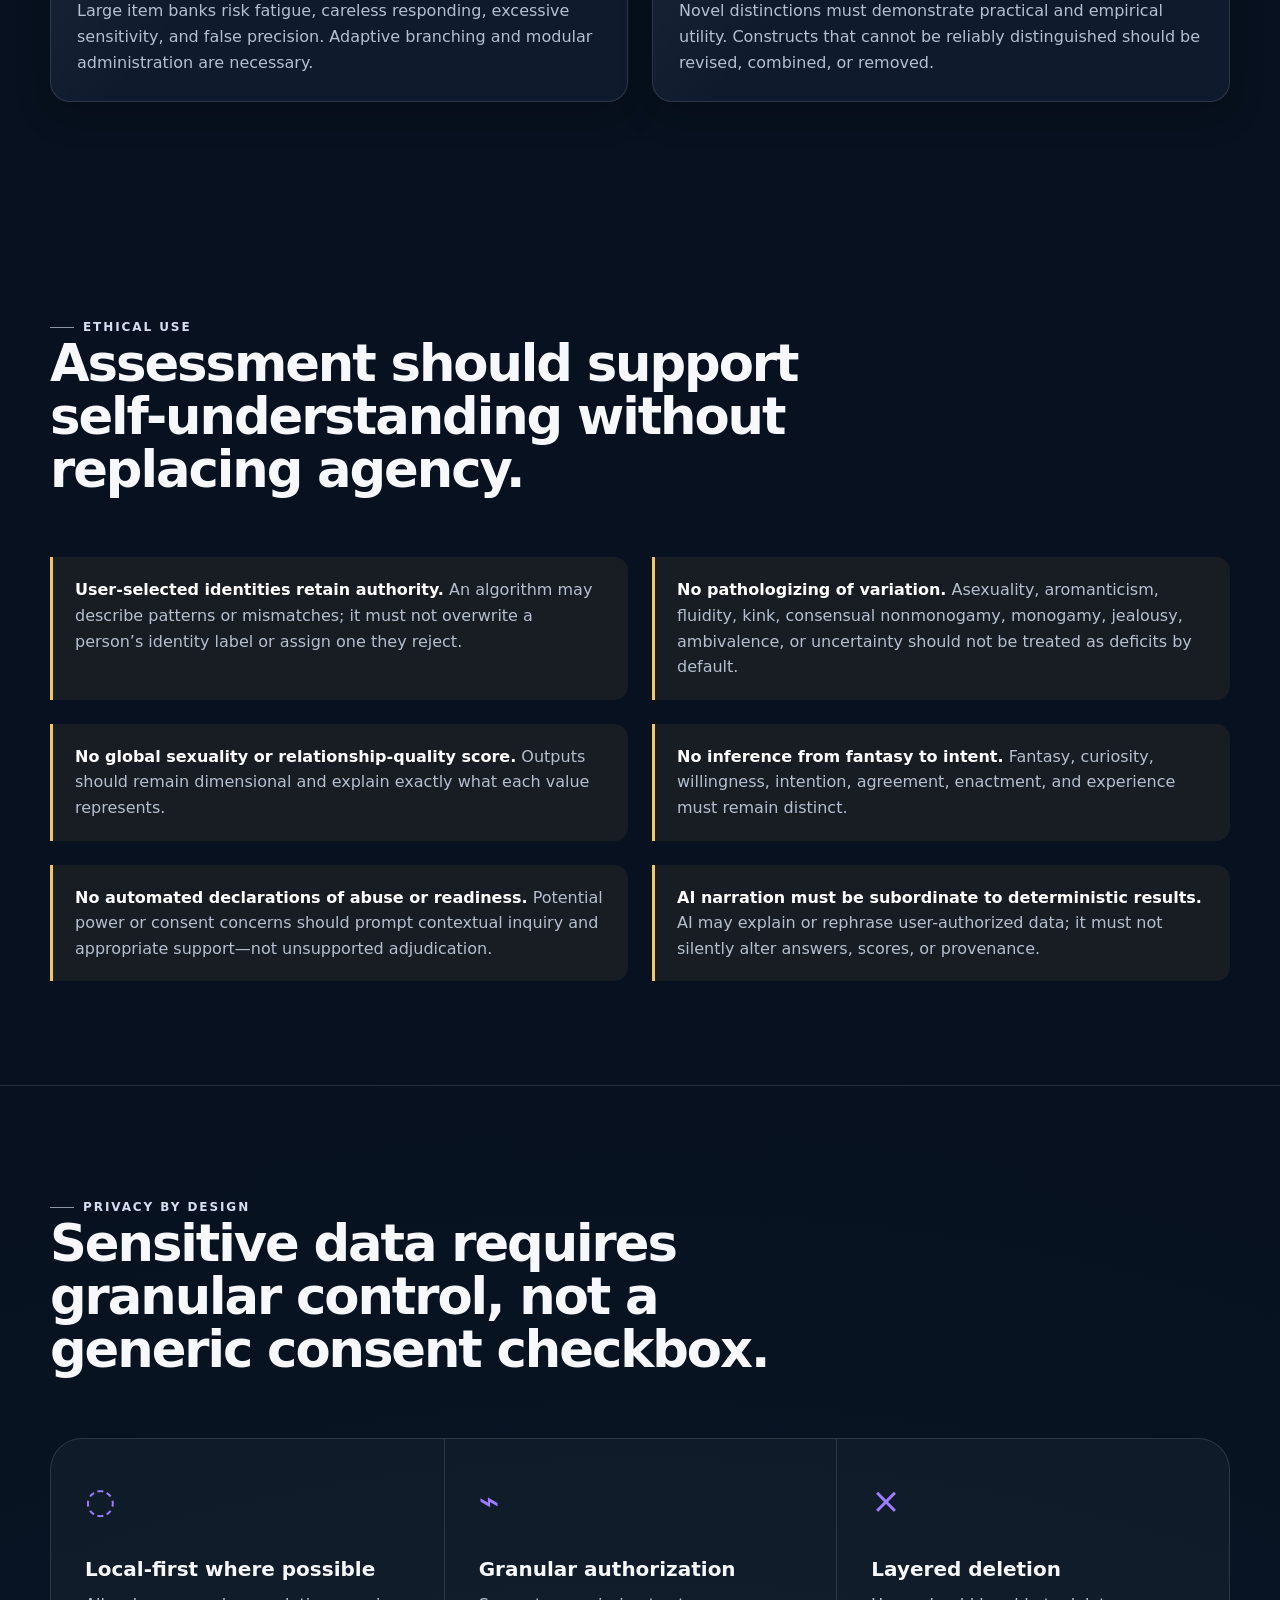
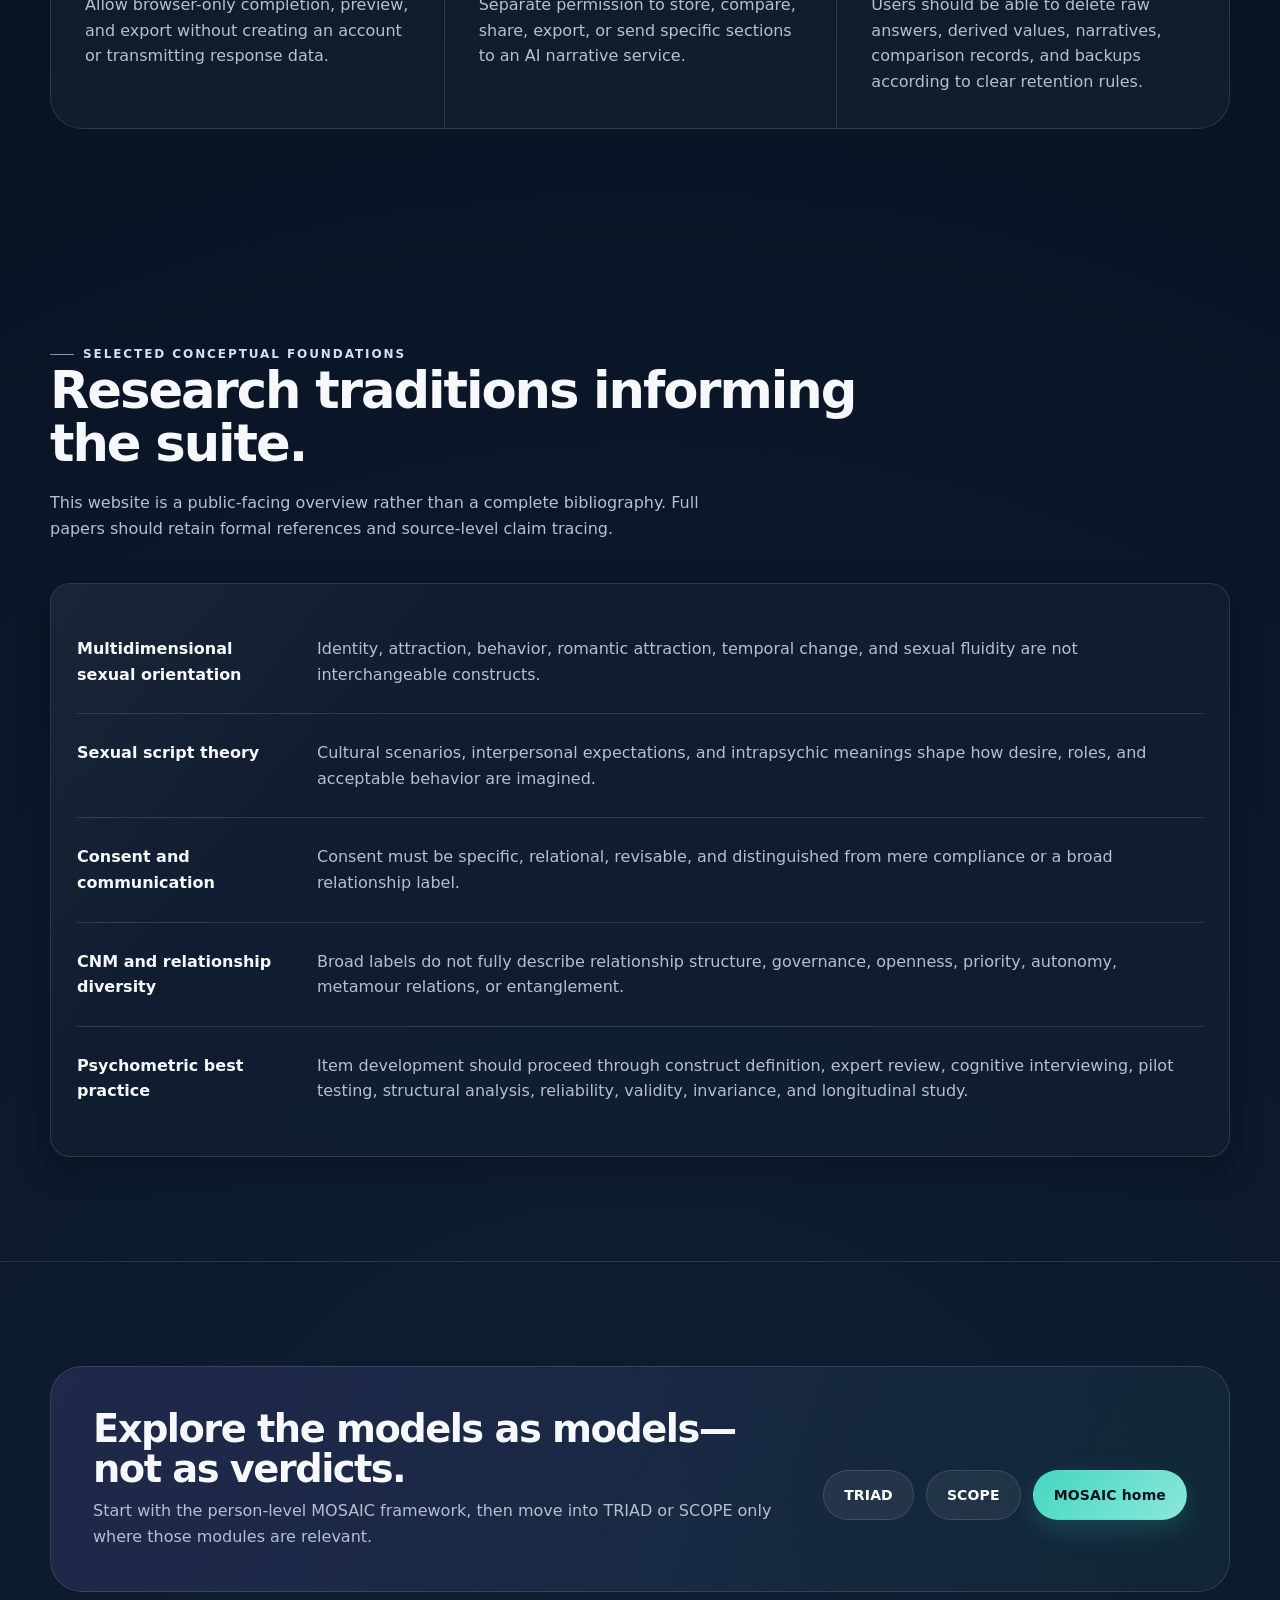
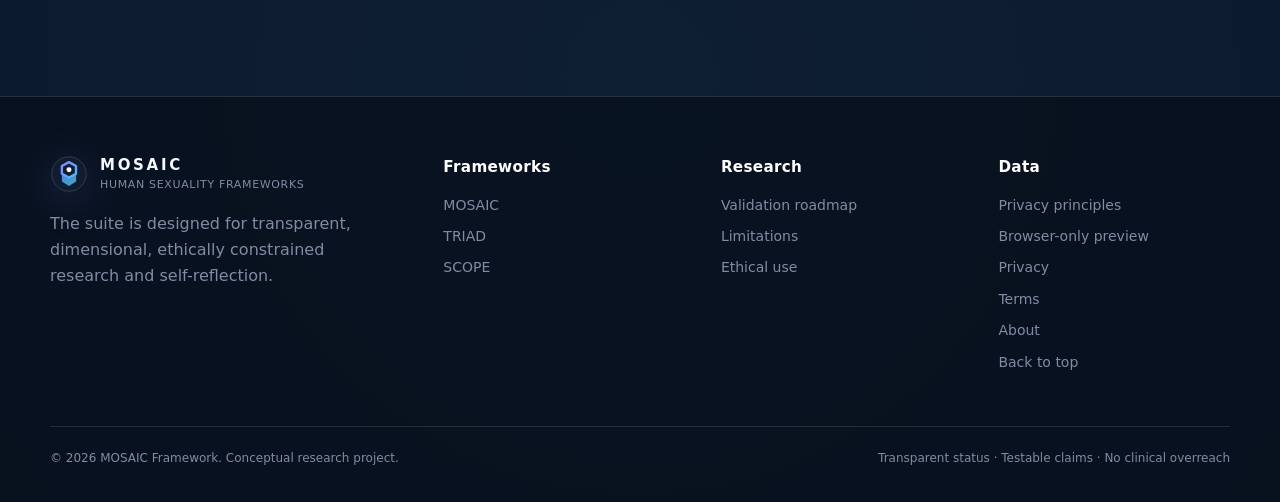
<file: research/index.html>
<!doctype html>
<html lang="en">
<head>
  <meta charset="utf-8">
  <meta name="viewport" content="width=device-width, initial-scale=1">
  <meta name="description" content="Research status, validation roadmap, ethical guardrails, and privacy principles for MOSAIC, TRIAD, and SCOPE.">
  <meta name="theme-color" content="#07111f">
  <title>Research Status — MOSAIC Framework Suite</title>
  <link rel="icon" href="../favicon.svg" type="image/svg+xml">
  <link rel="stylesheet" href="../assets/css/styles.css">
  <script src="../assets/js/app.js" defer></script>
</head>
<body>
  <a class="skip-link" href="#main">Skip to content</a>
  <header class="site-header">
    <div class="container nav-wrap">
      <a class="brand" href="../index.html" aria-label="MOSAIC home"><img class="brand-mark" src="../assets/img/logo.svg" alt=""><span class="brand-copy"><strong>MOSAIC</strong><span>HUMAN SEXUALITY FRAMEWORKS</span></span></a>
      <button class="nav-toggle" aria-expanded="false" aria-controls="site-nav" aria-label="Toggle navigation"><span></span></button>
      <nav class="nav-links" id="site-nav" aria-label="Primary navigation">
        <a href="../index.html">MOSAIC</a><a href="../triad/index.html">TRIAD</a><a href="../scope/index.html">SCOPE</a><a href="index.html" aria-current="page">Research</a><a class="btn btn-small btn-primary nav-cta" href="../assessment/index.html">Take assessment</a>
      </nav>
    </div>
  </header>

  <main id="main">
    <section class="page-hero">
      <div class="container">
        <span class="eyebrow">Evidence, interpretation, and uncertainty</span>
        <h1><span class="text-gradient">Research status</span></h1>
        <p class="lede">The framework suite is designed to be academically testable without overstating what has already been demonstrated. Its component distinctions draw on existing scholarship; its integrated architectures and novel constructs remain validation candidates.</p>
        <div class="hero-meta"><span>Transparent evidentiary levels</span><span>No global score</span><span>Validation before clinical claims</span></div>
      </div>
    </section>

    <section class="section">
      <div class="container">
        <div class="section-head reveal"><div><span class="eyebrow">Three evidentiary levels</span><h2>Every claim should be placed at the level the evidence permits.</h2></div></div>
        <div class="research-list">
          <article class="research-item reveal"><div><strong>[CONFIRMED]</strong></div><div><h3>Empirical foundations</h3><p class="muted">Existing research supports many component distinctions: identity, attraction, behavior, sexual and romantic attraction, sex traits and gender, fantasy and intention, relationship agreements, autonomy, jealousy, compersion, power, stigma, and change over time.</p></div><span class="status-pill foundation">Foundation</span></article>
          <article class="research-item reveal"><div><strong>[INTERPRETIVE]</strong></div><div><h3>Integrated architectures</h3><p class="muted">Organizing those constructs into MOSAIC’s seven domains, TRIAD’s five domains and three levels, or SCOPE’s five domains, four units, and seven states is an original theoretical synthesis.</p></div><span class="status-pill synthesis">Synthesis</span></article>
          <article class="research-item reveal"><div><strong>[PROPOSED]</strong></div><div><h3>Novel testable constructs</h3><p class="muted">Attraction topology, multiplex consent, couple-protection load, agreement concordance, governance centralization, entanglement concentration, evolution range, and similar constructs require formal definition and empirical validation.</p></div><span class="status-pill proposed">Proposed</span></article>
        </div>
      </div>
    </section>

    <section class="section section-border">
      <div class="container">
        <div class="section-head reveal"><div><span class="eyebrow">Suite-level status</span><h2>What each framework can currently claim.</h2></div></div>
        <div class="grid grid-3">
          <article class="card suite-card mosaic reveal"><span class="model-tag"><b style="background:var(--violet)"></b>MOSAIC</span><h3>Person-level conceptual model</h3><p class="muted">A research-informed integration of seven partially independent, context-sensitive, and potentially time-varying dimensions.</p><div class="chip-row"><span class="chip">component support</span><span class="chip">architecture unvalidated</span><span class="chip">item bank candidate</span></div></article>
          <article class="card suite-card triad reveal"><span class="model-tag"><b style="background:var(--coral)"></b>TRIAD</span><h3>Triadic conceptual model</h3><p class="muted">A multilevel framework for consensual threesome-related interest, roles, attraction, consent, context, and outcomes.</p><div class="chip-row"><span class="chip">empirically informed</span><span class="chip">novel constructs</span><span class="chip">not a readiness test</span></div></article>
          <article class="card suite-card scope reveal"><span class="model-tag"><b style="background:var(--teal)"></b>SCOPE</span><h3>Relationship-ecology model</h3><p class="muted">A multilevel framework separating relationship identity, structure, functioning, governance, power, openness, and entanglement.</p><div class="chip-row"><span class="chip">multilevel design</span><span class="chip">network methods needed</span><span class="chip">not prescriptive</span></div></article>
        </div>
      </div>
    </section>

    <section class="section" id="validation">
      <div class="container">
        <div class="section-head reveal"><div><span class="eyebrow">Validation roadmap</span><h2>Complexity is justified only when it produces better description, explanation, or prediction.</h2><p>The research program must test the frameworks against simpler alternatives rather than assuming comprehensiveness is automatically superior.</p></div></div>
        <div class="letter-domains">
          <article class="letter-domain reveal"><div class="letter">1</div><div><h3>Construct definition and expert review</h3><p>Operationalize each construct; review with sexuality researchers, psychometricians, clinicians, sexual-health professionals, community educators, and people with lived experience.</p></div></article>
          <article class="letter-domain reveal"><div class="letter">2</div><div><h3>Cognitive interviewing</h3><p>Test whether respondents actually distinguish identity from attraction, fantasy from intention, openness from enactment, consent from compliance, and hierarchy from entanglement.</p></div></article>
          <article class="letter-domain reveal"><div class="letter">3</div><div><h3>Pilot item pools and adaptive branching</h3><p>Begin with broad item pools, remove redundancy, evaluate respondent burden, and preserve “not applicable,” “uncertain,” “prefer not to answer,” and skip options.</p></div></article>
          <article class="letter-domain reveal"><div class="letter">4</div><div><h3>Structural and profile analysis</h3><p>Use factor analysis only where latent scales are appropriate; supplement with item-response models, latent-profile analysis, dyadic models, multilevel models, and social-network analysis.</p></div></article>
          <article class="letter-domain reveal"><div class="letter">5</div><div><h3>Reliability and sensitivity to change</h3><p>Assess internal consistency where relevant, test–retest stability, branching consistency, interpartner agreement, network reporting consistency, and sensitivity to genuine developmental change.</p></div></article>
          <article class="letter-domain reveal"><div class="letter">6</div><div><h3>Convergent, discriminant, and incremental validity</h3><p>Compare with established measures while demonstrating that the frameworks preserve distinctions—such as attraction not being conduct—and add value beyond conventional labels.</p></div></article>
          <article class="letter-domain reveal"><div class="letter">7</div><div><h3>Measurement invariance and cultural adaptation</h3><p>Test across gender, sexual identity, race and ethnicity, age, disability, relationship structure, experience, socioeconomic status, language, and national culture.</p></div></article>
          <article class="letter-domain reveal"><div class="letter">8</div><div><h3>Longitudinal and event-level study</h3><p>Measure change across identity development, relationship transitions, opening or closing agreements, new-partner formation, triadic events, breakups, caregiving changes, and network reorganization.</p></div></article>
        </div>
      </div>
    </section>

    <section class="section section-border" id="limits">
      <div class="container">
        <div class="section-head reveal"><div><span class="eyebrow">Known limitations</span><h2>What the current models cannot establish.</h2></div></div>
        <div class="grid grid-2">
          <article class="card reveal"><h3>No integrated psychometric validation</h3><p class="muted">The complete MOSAIC, TRIAD, and SCOPE architectures have not yet demonstrated reliability, factor structure, predictive validity, or measurement invariance as unified instruments.</p></article>
          <article class="card reveal"><h3>Self-report cannot independently establish safety</h3><p class="muted">No score can prove consent quality, coercion, fairness, adherence to agreements, relationship health, or the safety of acting on a fantasy.</p></article>
          <article class="card reveal"><h3>Research samples may not generalize</h3><p class="muted">Sexuality and CNM research often relies on Western, educated, internet-connected, community-identified, or otherwise nonrepresentative samples.</p></article>
          <article class="card reveal"><h3>Some constructs are context-specific</h3><p class="muted">Attraction, role preference, openness, capacity, jealousy, and desired relationship development may differ by person, partner, configuration, event, culture, and life stage.</p></article>
          <article class="card reveal"><h3>Comprehensiveness creates burden</h3><p class="muted">Large item banks risk fatigue, careless responding, excessive sensitivity, and false precision. Adaptive branching and modular administration are necessary.</p></article>
          <article class="card reveal"><h3>More detail is not automatically more valid</h3><p class="muted">Novel distinctions must demonstrate practical and empirical utility. Constructs that cannot be reliably distinguished should be revised, combined, or removed.</p></article>
        </div>
      </div>
    </section>

    <section class="section" id="ethics">
      <div class="container">
        <div class="section-head reveal"><div><span class="eyebrow">Ethical use</span><h2>Assessment should support self-understanding without replacing agency.</h2></div></div>
        <div class="grid grid-2">
          <div class="guardrail reveal"><strong>User-selected identities retain authority.</strong> An algorithm may describe patterns or mismatches; it must not overwrite a person’s identity label or assign one they reject.</div>
          <div class="guardrail reveal"><strong>No pathologizing of variation.</strong> Asexuality, aromanticism, fluidity, kink, consensual nonmonogamy, monogamy, jealousy, ambivalence, or uncertainty should not be treated as deficits by default.</div>
          <div class="guardrail reveal"><strong>No global sexuality or relationship-quality score.</strong> Outputs should remain dimensional and explain exactly what each value represents.</div>
          <div class="guardrail reveal"><strong>No inference from fantasy to intent.</strong> Fantasy, curiosity, willingness, intention, agreement, enactment, and experience must remain distinct.</div>
          <div class="guardrail reveal"><strong>No automated declarations of abuse or readiness.</strong> Potential power or consent concerns should prompt contextual inquiry and appropriate support—not unsupported adjudication.</div>
          <div class="guardrail reveal"><strong>AI narration must be subordinate to deterministic results.</strong> AI may explain or rephrase user-authorized data; it must not silently alter answers, scores, or provenance.</div>
        </div>
      </div>
    </section>

    <section class="section section-border" id="privacy">
      <div class="container">
        <div class="section-head reveal"><div><span class="eyebrow">Privacy by design</span><h2>Sensitive data requires granular control, not a generic consent checkbox.</h2></div></div>
        <div class="principle-band reveal">
          <article class="principle"><div class="symbol">◌</div><h3>Local-first where possible</h3><p>Allow browser-only completion, preview, and export without creating an account or transmitting response data.</p></article>
          <article class="principle"><div class="symbol">⌁</div><h3>Granular authorization</h3><p>Separate permission to store, compare, share, export, or send specific sections to an AI narrative service.</p></article>
          <article class="principle"><div class="symbol">×</div><h3>Layered deletion</h3><p>Users should be able to delete raw answers, derived values, narratives, comparison records, and backups according to clear retention rules.</p></article>
        </div>
      </div>
    </section>

    <section class="section">
      <div class="container">
        <div class="section-head reveal"><div><span class="eyebrow">Selected conceptual foundations</span><h2>Research traditions informing the suite.</h2><p>This website is a public-facing overview rather than a complete bibliography. Full papers should retain formal references and source-level claim tracing.</p></div></div>
        <div class="card reveal">
          <div class="status-row"><div class="status-label">Multidimensional sexual orientation</div><div class="status-copy">Identity, attraction, behavior, romantic attraction, temporal change, and sexual fluidity are not interchangeable constructs.</div></div>
          <div class="status-row"><div class="status-label">Sexual script theory</div><div class="status-copy">Cultural scenarios, interpersonal expectations, and intrapsychic meanings shape how desire, roles, and acceptable behavior are imagined.</div></div>
          <div class="status-row"><div class="status-label">Consent and communication</div><div class="status-copy">Consent must be specific, relational, revisable, and distinguished from mere compliance or a broad relationship label.</div></div>
          <div class="status-row"><div class="status-label">CNM and relationship diversity</div><div class="status-copy">Broad labels do not fully describe relationship structure, governance, openness, priority, autonomy, metamour relations, or entanglement.</div></div>
          <div class="status-row"><div class="status-label">Psychometric best practice</div><div class="status-copy">Item development should proceed through construct definition, expert review, cognitive interviewing, pilot testing, structural analysis, reliability, validity, invariance, and longitudinal study.</div></div>
        </div>
      </div>
    </section>

    <section class="section section-border">
      <div class="container"><div class="cta-panel reveal"><div><h2>Explore the models as models—not as verdicts.</h2><p>Start with the person-level MOSAIC framework, then move into TRIAD or SCOPE only where those modules are relevant.</p></div><div class="hero-actions"><a class="btn btn-secondary" href="../triad/index.html">TRIAD</a><a class="btn btn-secondary" href="../scope/index.html">SCOPE</a><a class="btn btn-primary" href="../index.html">MOSAIC home</a></div></div></div>
    </section>
  </main>

  <footer class="site-footer">
    <div class="container">
      <div class="footer-grid">
        <div class="footer-brand"><a class="brand" href="../index.html"><img class="brand-mark" src="../assets/img/logo.svg" alt=""><span class="brand-copy"><strong>MOSAIC</strong><span>HUMAN SEXUALITY FRAMEWORKS</span></span></a><p>The suite is designed for transparent, dimensional, ethically constrained research and self-reflection.</p></div>
        <div class="footer-col"><h4>Frameworks</h4><a href="../index.html">MOSAIC</a><a href="../triad/index.html">TRIAD</a><a href="../scope/index.html">SCOPE</a></div>
        <div class="footer-col"><h4>Research</h4><a href="#validation">Validation roadmap</a><a href="#limits">Limitations</a><a href="#ethics">Ethical use</a></div>
        <div class="footer-col"><h4>Data</h4><a href="#privacy">Privacy principles</a><a href="../assessment/index.html">Browser-only preview</a><a href="../privacy.html">Privacy</a><a href="../terms.html">Terms</a><a href="../about.html">About</a><a href="#main">Back to top</a></div>
      </div>
      <div class="footer-bottom"><span>© <span data-year></span> MOSAIC Framework. Conceptual research project.</span><span>Transparent status · Testable claims · No clinical overreach</span></div>
    </div>
  </footer>
</body>
</html>
</file>
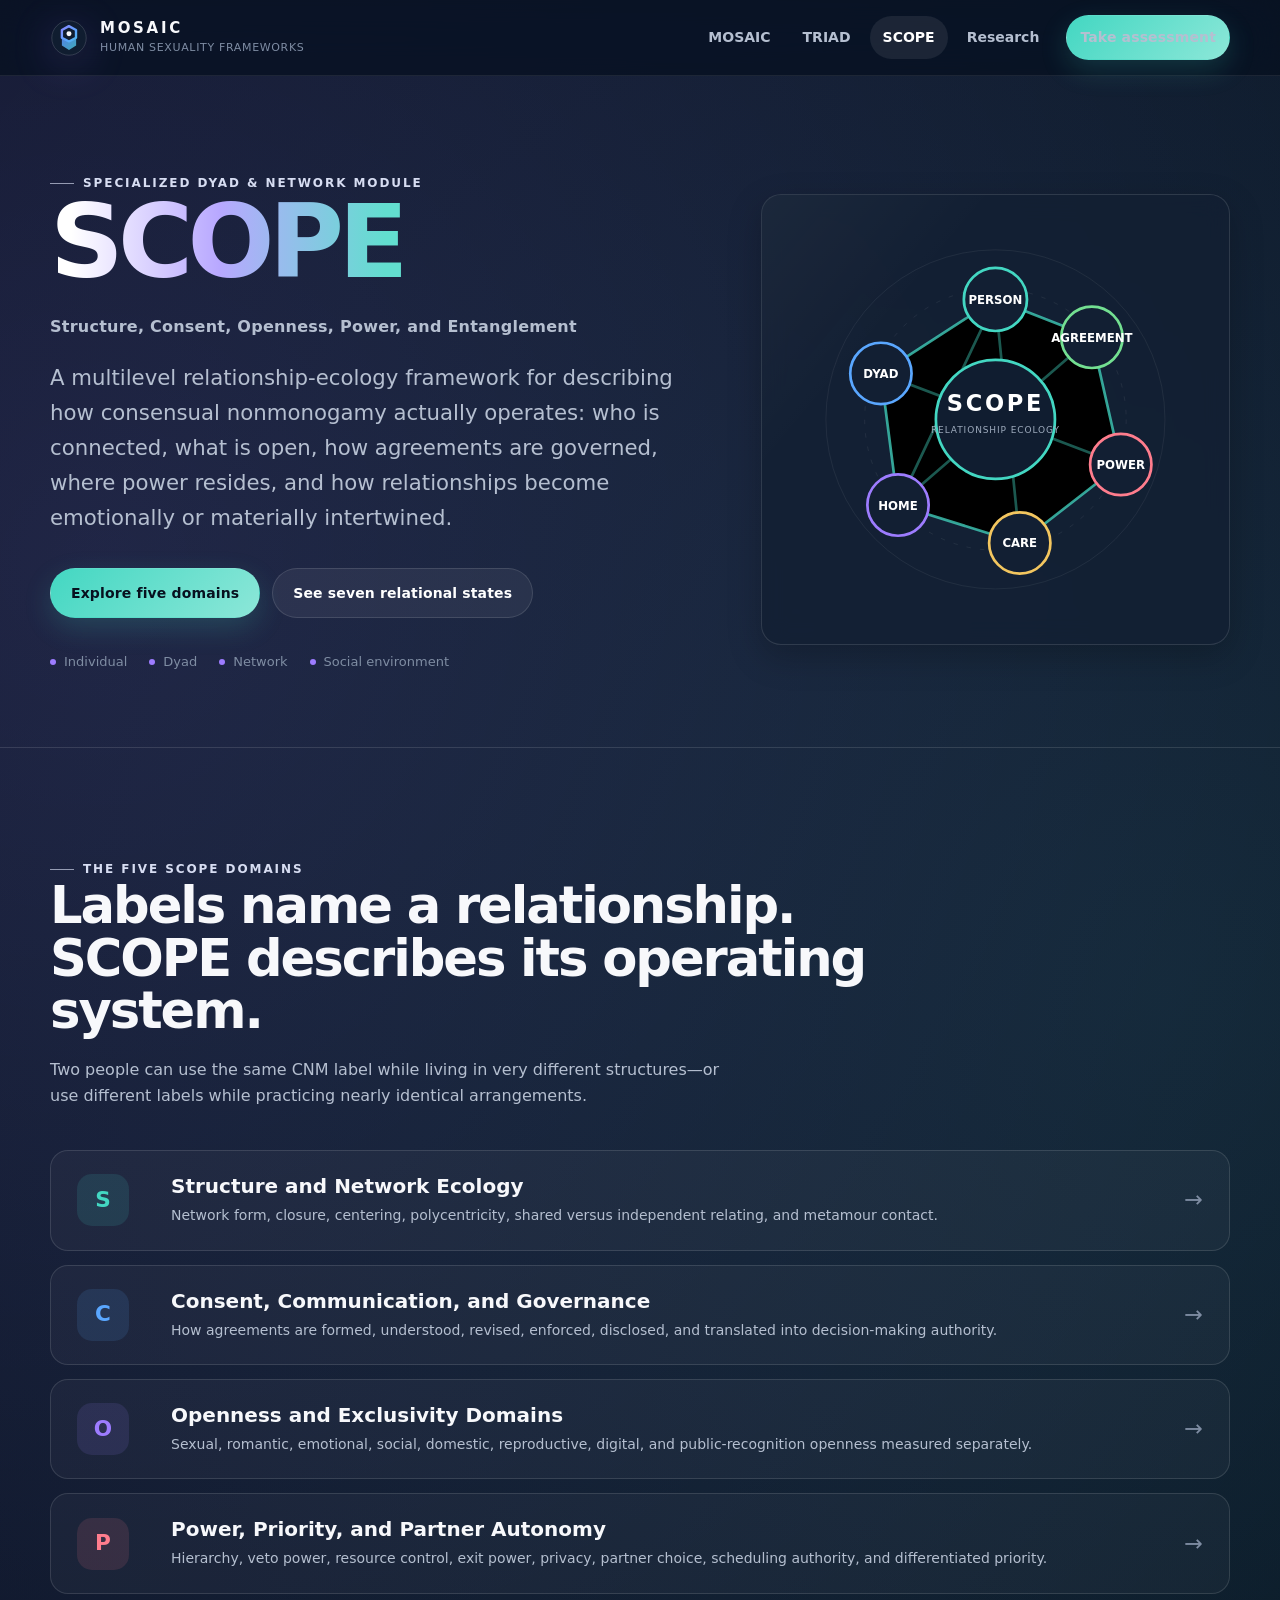
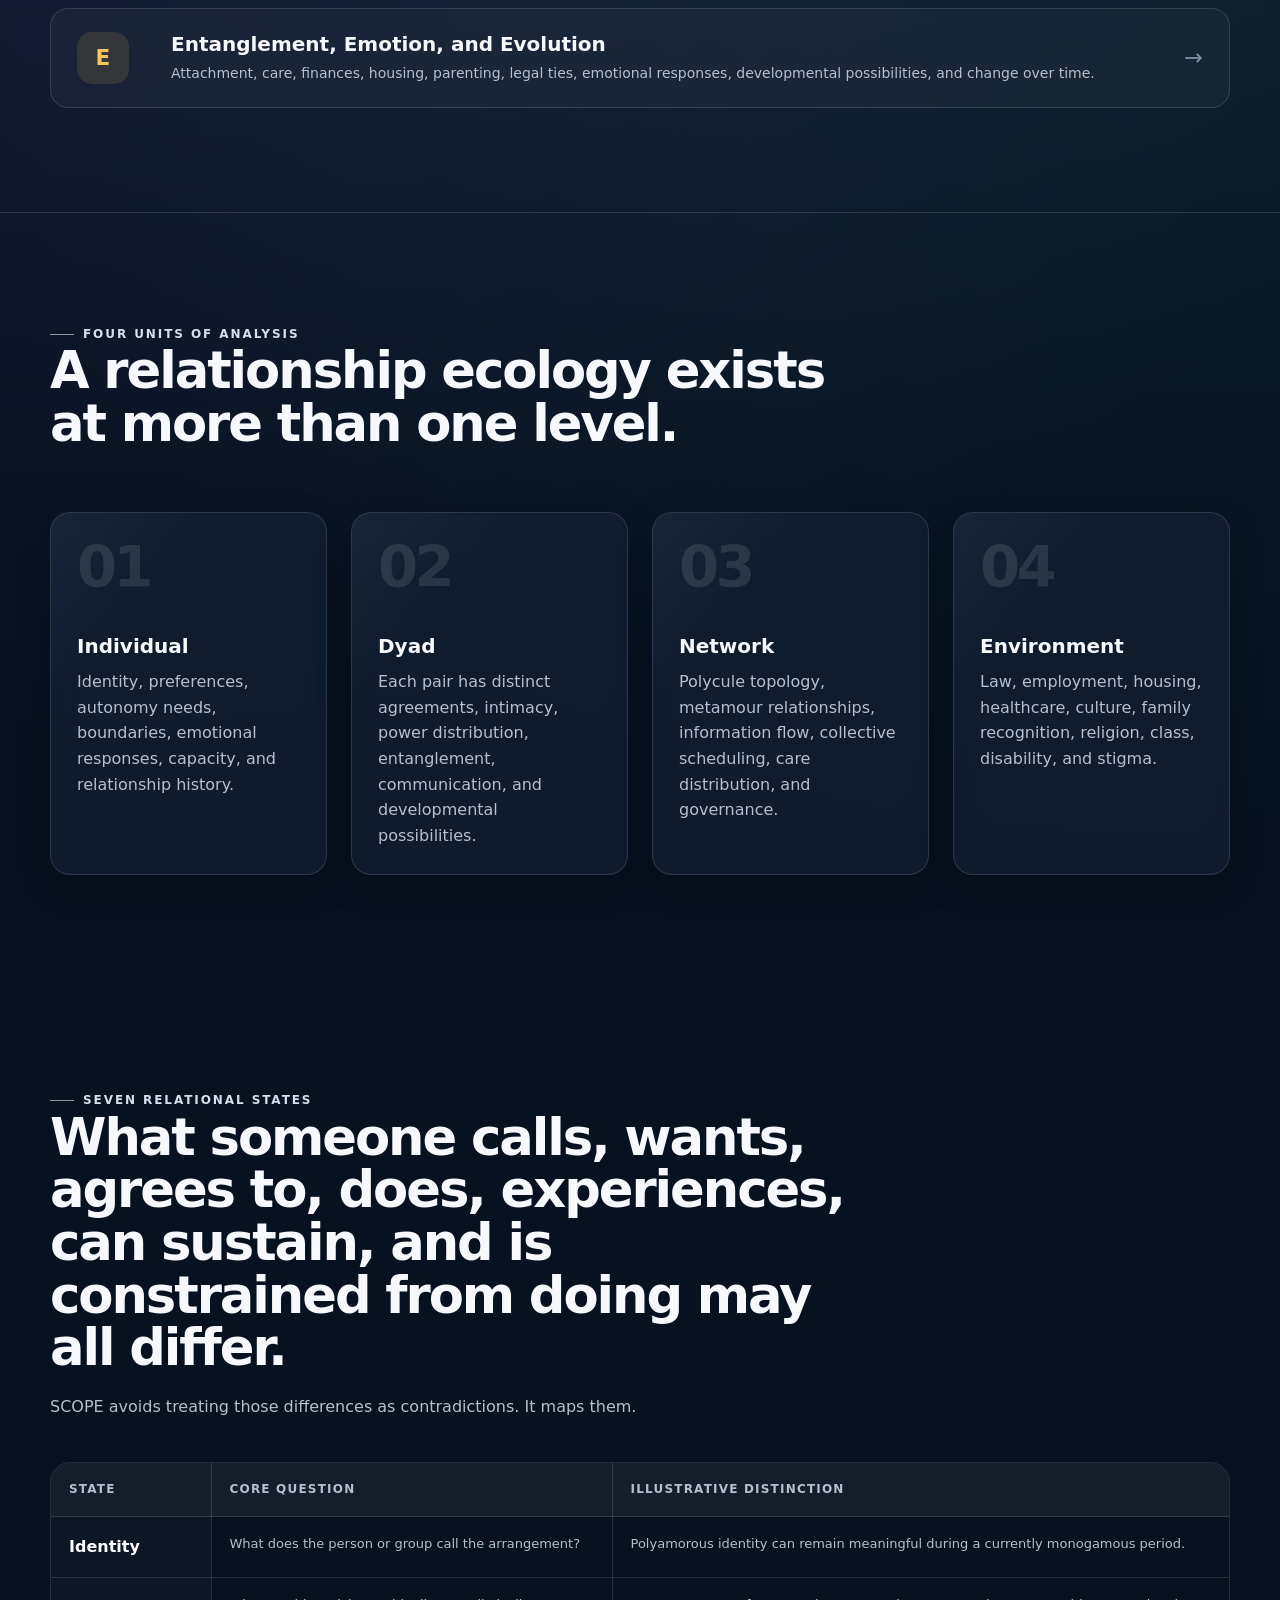
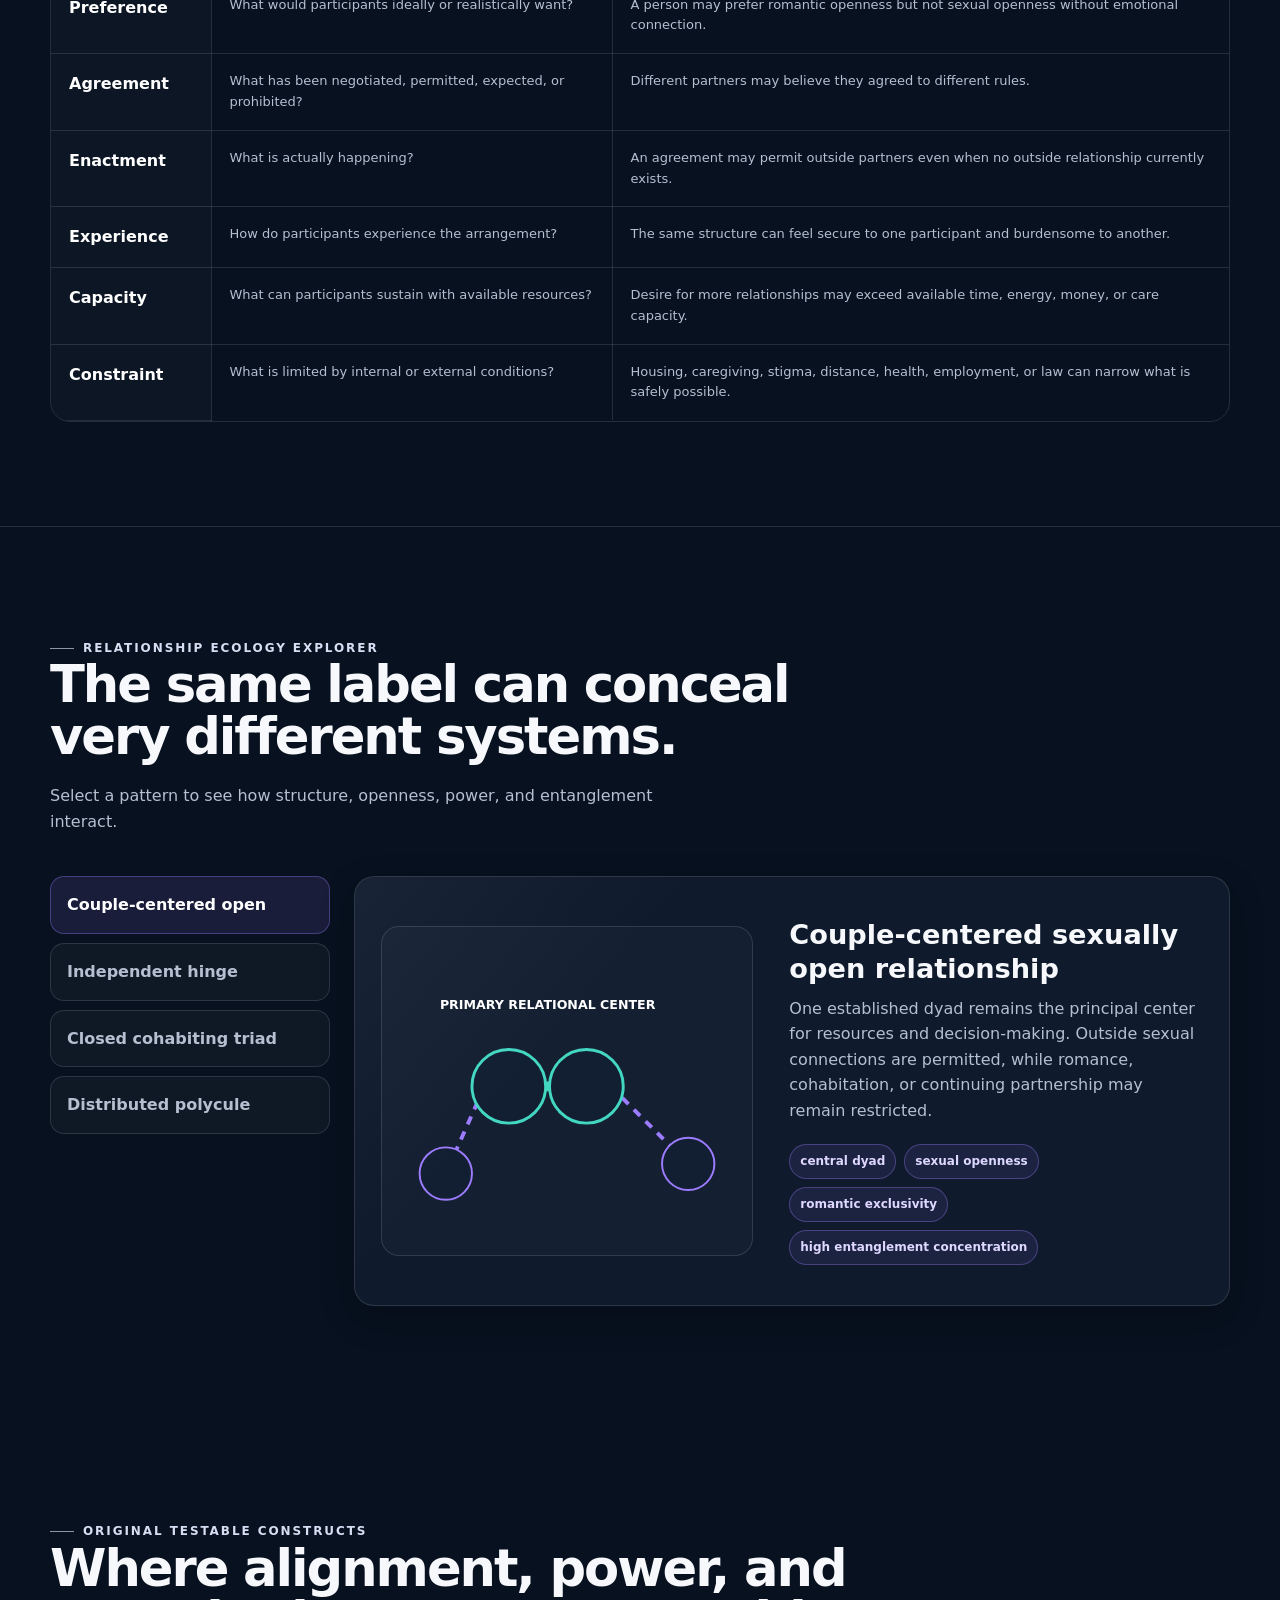
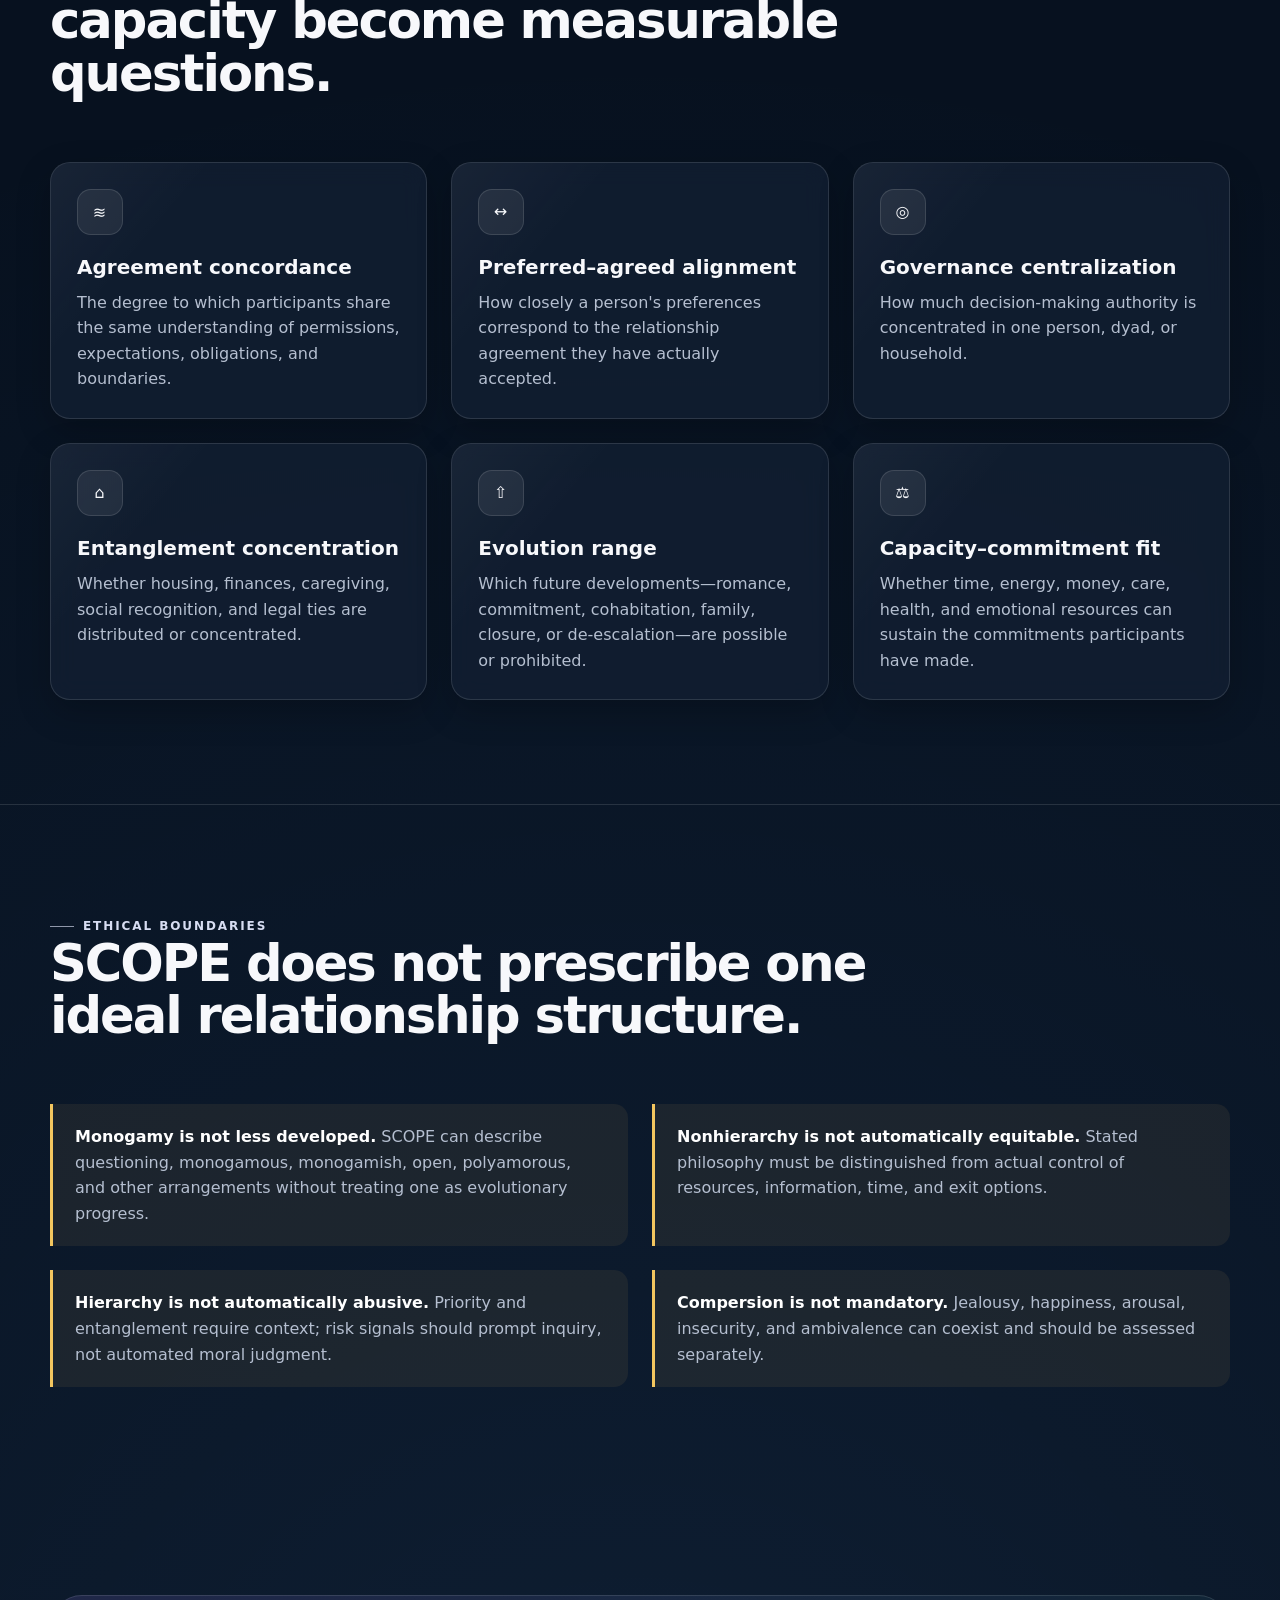
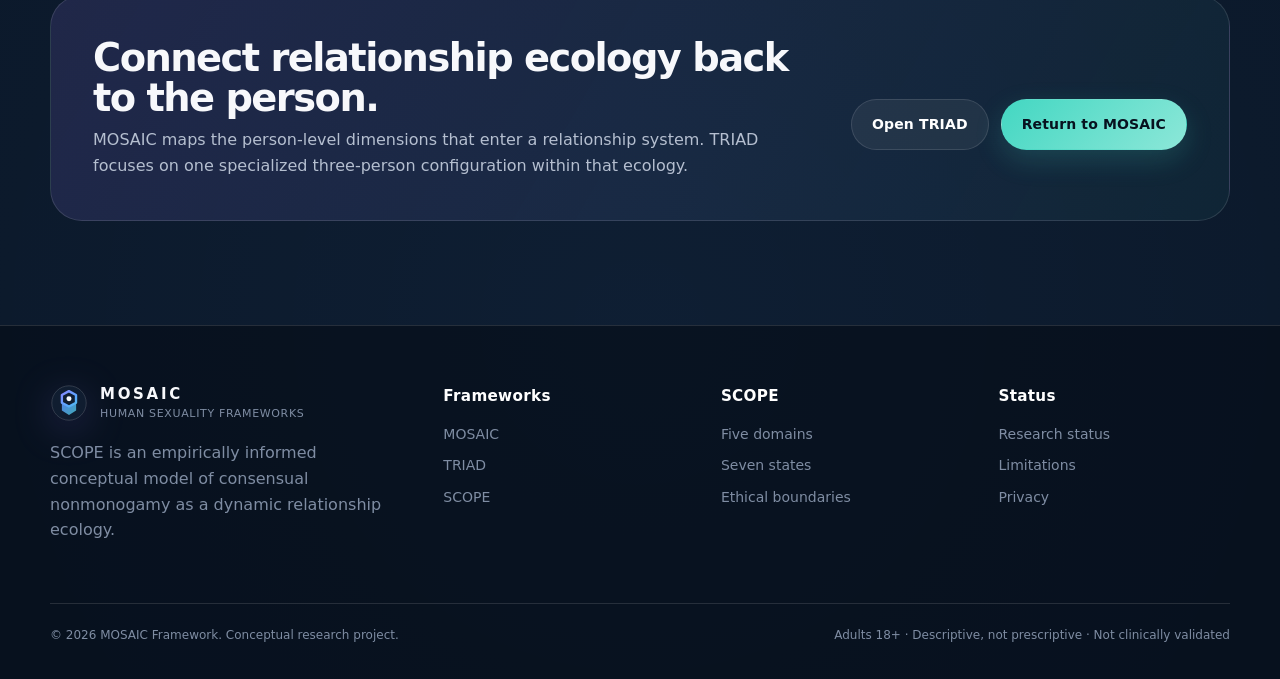
<file: scope/index.html>
<!doctype html>
<html lang="en">
<head>
  <meta charset="utf-8">
  <meta name="viewport" content="width=device-width, initial-scale=1">
  <meta name="description" content="SCOPE: Structure, Consent, Openness, Power, and Entanglement.">
  <meta name="theme-color" content="#07111f">
  <title>SCOPE — A Relationship-Ecology Model of Consensual Nonmonogamy</title>
  <link rel="icon" href="../favicon.svg" type="image/svg+xml">
  <link rel="stylesheet" href="../assets/css/styles.css">
  <script src="../assets/js/app.js" defer></script>
</head>
<body>
  <a class="skip-link" href="#main">Skip to content</a>
  <header class="site-header">
    <div class="container nav-wrap">
      <a class="brand" href="../index.html" aria-label="MOSAIC home"><img class="brand-mark" src="../assets/img/logo.svg" alt=""><span class="brand-copy"><strong>MOSAIC</strong><span>HUMAN SEXUALITY FRAMEWORKS</span></span></a>
      <button class="nav-toggle" aria-expanded="false" aria-controls="site-nav" aria-label="Toggle navigation"><span></span></button>
      <nav class="nav-links" id="site-nav" aria-label="Primary navigation">
        <a href="../index.html">MOSAIC</a><a href="../triad/index.html">TRIAD</a><a href="index.html" aria-current="page">SCOPE</a><a href="../research/index.html">Research</a><a class="btn btn-small btn-primary nav-cta" href="../assessment/index.html">Take assessment</a>
      </nav>
    </div>
  </header>

  <main id="main">
    <section class="page-hero">
      <div class="container page-hero-grid">
        <div class="reveal">
          <span class="eyebrow">Specialized dyad & network module</span>
          <h1><span class="text-gradient">SCOPE</span></h1>
          <p class="acronym-line">Structure, Consent, Openness, Power, and Entanglement</p>
          <p class="lede">A multilevel relationship-ecology framework for describing how consensual nonmonogamy actually operates: who is connected, what is open, how agreements are governed, where power resides, and how relationships become emotionally or materially intertwined.</p>
          <div class="hero-actions"><a class="btn btn-primary" href="#domains">Explore five domains</a><a class="btn btn-secondary" href="#states">See seven relational states</a></div>
          <div class="hero-meta"><span>Individual</span><span>Dyad</span><span>Network</span><span>Social environment</span></div>
        </div>
        <div class="card model-visual-card reveal">
          <svg viewBox="0 0 460 440" role="img" aria-labelledby="scope-title">
            <title id="scope-title">SCOPE relationship ecology network</title>
            <defs><linearGradient id="scopeG" x1="80" y1="50" x2="390" y2="390"><stop stop-color="#43d7c2"/><stop offset=".54" stop-color="#5aa7ff"/><stop offset="1" stop-color="#9d7cff"/></linearGradient></defs>
            <circle cx="230" cy="220" r="188" fill="none" stroke="#fff" stroke-opacity=".07"/>
            <circle cx="230" cy="220" r="145" fill="none" stroke="#fff" stroke-opacity=".08" stroke-dasharray="5 10"/>
            <g stroke="url(#scopeG)" stroke-opacity=".75" stroke-width="3">
              <path d="M230 87 103 169 122 315 257 357 369 270 337 129 230 87Z"/>
              <path d="M230 87 257 357M103 169l266 101M122 315l215-186M230 87l-108 228" opacity=".55"/>
            </g>
            <g font-family="Inter,system-ui" text-anchor="middle">
              <g><circle cx="230" cy="87" r="35" fill="#121f33" stroke="#43d7c2" stroke-width="3"/><text x="230" y="92" fill="#fff" font-size="13" font-weight="800">PERSON</text></g>
              <g><circle cx="103" cy="169" r="34" fill="#121f33" stroke="#5aa7ff" stroke-width="3"/><text x="103" y="174" fill="#fff" font-size="13" font-weight="800">DYAD</text></g>
              <g><circle cx="122" cy="315" r="34" fill="#121f33" stroke="#9d7cff" stroke-width="3"/><text x="122" y="320" fill="#fff" font-size="13" font-weight="800">HOME</text></g>
              <g><circle cx="257" cy="357" r="34" fill="#121f33" stroke="#f3c65f" stroke-width="3"/><text x="257" y="362" fill="#fff" font-size="13" font-weight="800">CARE</text></g>
              <g><circle cx="369" cy="270" r="34" fill="#121f33" stroke="#ff7d8d" stroke-width="3"/><text x="369" y="275" fill="#fff" font-size="13" font-weight="800">POWER</text></g>
              <g><circle cx="337" cy="129" r="34" fill="#121f33" stroke="#73df91" stroke-width="3"/><text x="337" y="134" fill="#fff" font-size="13" font-weight="800">AGREEMENT</text></g>
              <circle cx="230" cy="220" r="66" fill="#101d30" stroke="url(#scopeG)" stroke-width="3"/>
              <text x="230" y="211" fill="#fff" font-size="25" font-weight="900" letter-spacing="3">SCOPE</text><text x="230" y="235" fill="#9eabbd" font-size="10" letter-spacing="1">RELATIONSHIP ECOLOGY</text>
            </g>
          </svg>
        </div>
      </div>
    </section>

    <section class="section" id="domains">
      <div class="container">
        <div class="section-head reveal"><div><span class="eyebrow">The five SCOPE domains</span><h2>Labels name a relationship. SCOPE describes its operating system.</h2><p>Two people can use the same CNM label while living in very different structures—or use different labels while practicing nearly identical arrangements.</p></div></div>
        <div class="letter-domains">
          <article class="letter-domain reveal"><div class="letter" style="--letter-bg:rgba(67,215,194,.12);--letter-color:var(--teal)">S</div><div><h3>Structure and Network Ecology</h3><p>Network form, closure, centering, polycentricity, shared versus independent relating, and metamour contact.</p></div><span class="arrow">→</span></article>
          <article class="letter-domain reveal"><div class="letter" style="--letter-bg:rgba(90,167,255,.12);--letter-color:var(--blue)">C</div><div><h3>Consent, Communication, and Governance</h3><p>How agreements are formed, understood, revised, enforced, disclosed, and translated into decision-making authority.</p></div><span class="arrow">→</span></article>
          <article class="letter-domain reveal"><div class="letter" style="--letter-bg:rgba(157,124,255,.12);--letter-color:var(--violet)">O</div><div><h3>Openness and Exclusivity Domains</h3><p>Sexual, romantic, emotional, social, domestic, reproductive, digital, and public-recognition openness measured separately.</p></div><span class="arrow">→</span></article>
          <article class="letter-domain reveal"><div class="letter" style="--letter-bg:rgba(255,125,141,.12);--letter-color:var(--coral)">P</div><div><h3>Power, Priority, and Partner Autonomy</h3><p>Hierarchy, veto power, resource control, exit power, privacy, partner choice, scheduling authority, and differentiated priority.</p></div><span class="arrow">→</span></article>
          <article class="letter-domain reveal"><div class="letter" style="--letter-bg:rgba(243,198,95,.12);--letter-color:var(--gold)">E</div><div><h3>Entanglement, Emotion, and Evolution</h3><p>Attachment, care, finances, housing, parenting, legal ties, emotional responses, developmental possibilities, and change over time.</p></div><span class="arrow">→</span></article>
        </div>
      </div>
    </section>

    <section class="section section-border">
      <div class="container">
        <div class="section-head reveal"><div><span class="eyebrow">Four units of analysis</span><h2>A relationship ecology exists at more than one level.</h2></div></div>
        <div class="grid grid-4">
          <article class="card level-card reveal"><div class="level-index">01</div><h3>Individual</h3><p class="muted">Identity, preferences, autonomy needs, boundaries, emotional responses, capacity, and relationship history.</p></article>
          <article class="card level-card reveal"><div class="level-index">02</div><h3>Dyad</h3><p class="muted">Each pair has distinct agreements, intimacy, power distribution, entanglement, communication, and developmental possibilities.</p></article>
          <article class="card level-card reveal"><div class="level-index">03</div><h3>Network</h3><p class="muted">Polycule topology, metamour relationships, information flow, collective scheduling, care distribution, and governance.</p></article>
          <article class="card level-card reveal"><div class="level-index">04</div><h3>Environment</h3><p class="muted">Law, employment, housing, healthcare, culture, family recognition, religion, class, disability, and stigma.</p></article>
        </div>
      </div>
    </section>

    <section class="section" id="states">
      <div class="container">
        <div class="section-head reveal"><div><span class="eyebrow">Seven relational states</span><h2>What someone calls, wants, agrees to, does, experiences, can sustain, and is constrained from doing may all differ.</h2><p>SCOPE avoids treating those differences as contradictions. It maps them.</p></div></div>
        <div class="state-matrix reveal">
          <table>
            <thead><tr><th>State</th><th>Core question</th><th>Illustrative distinction</th></tr></thead>
            <tbody>
              <tr><th>Identity</th><td>What does the person or group call the arrangement?</td><td>Polyamorous identity can remain meaningful during a currently monogamous period.</td></tr>
              <tr><th>Preference</th><td>What would participants ideally or realistically want?</td><td>A person may prefer romantic openness but not sexual openness without emotional connection.</td></tr>
              <tr><th>Agreement</th><td>What has been negotiated, permitted, expected, or prohibited?</td><td>Different partners may believe they agreed to different rules.</td></tr>
              <tr><th>Enactment</th><td>What is actually happening?</td><td>An agreement may permit outside partners even when no outside relationship currently exists.</td></tr>
              <tr><th>Experience</th><td>How do participants experience the arrangement?</td><td>The same structure can feel secure to one participant and burdensome to another.</td></tr>
              <tr><th>Capacity</th><td>What can participants sustain with available resources?</td><td>Desire for more relationships may exceed available time, energy, money, or care capacity.</td></tr>
              <tr><th>Constraint</th><td>What is limited by internal or external conditions?</td><td>Housing, caregiving, stigma, distance, health, employment, or law can narrow what is safely possible.</td></tr>
            </tbody>
          </table>
        </div>
      </div>
    </section>

    <section class="section section-border">
      <div class="container">
        <div class="section-head reveal"><div><span class="eyebrow">Relationship ecology explorer</span><h2>The same label can conceal very different systems.</h2><p>Select a pattern to see how structure, openness, power, and entanglement interact.</p></div></div>
        <div class="explorer reveal" data-explorer>
          <div class="explorer-tabs" role="tablist" aria-label="SCOPE ecology patterns">
            <button class="explorer-tab" data-explorer-tab="couple" role="tab">Couple-centered open</button>
            <button class="explorer-tab" data-explorer-tab="hinge" role="tab">Independent hinge</button>
            <button class="explorer-tab" data-explorer-tab="triad" role="tab">Closed cohabiting triad</button>
            <button class="explorer-tab" data-explorer-tab="distributed" role="tab">Distributed polycule</button>
          </div>
          <div class="card explorer-stage">
            <div class="explorer-visual" data-explorer-visual></div>
            <div class="explorer-copy"><h3 data-explorer-title></h3><p data-explorer-body></p><div class="chip-row" data-explorer-chips></div></div>
          </div>
          <script type="application/json" data-explorer-data>
          {
            "couple": {
              "title":"Couple-centered sexually open relationship",
              "body":"One established dyad remains the principal center for resources and decision-making. Outside sexual connections are permitted, while romance, cohabitation, or continuing partnership may remain restricted.",
              "chips":["central dyad","sexual openness","romantic exclusivity","high entanglement concentration"],
              "svg":"<svg viewBox='0 0 330 320' aria-hidden='true'><path d='M105 155h80' stroke='#43d7c2' stroke-width='10' stroke-linecap='round'/><path d='M80 155 40 245M210 155l80 80' stroke='#9d7cff' stroke-width='4' stroke-dasharray='9 8'/><circle cx='105' cy='155' r='38' fill='#121f33' stroke='#43d7c2' stroke-width='3'/><circle cx='185' cy='155' r='38' fill='#121f33' stroke='#43d7c2' stroke-width='3'/><circle cx='40' cy='245' r='27' fill='#121f33' stroke='#9d7cff' stroke-width='2'/><circle cx='290' cy='235' r='27' fill='#121f33' stroke='#9d7cff' stroke-width='2'/><text x='145' y='75' fill='#fff' font-size='13' font-weight='800' text-anchor='middle'>PRIMARY RELATIONAL CENTER</text></svg>"
            },
            "hinge": {
              "title":"Autonomy-centered independent hinge",
              "body":"One person maintains two or more relationships that remain largely independent. Metamour contact may be cordial or parallel, and each dyad can develop without becoming one shared household or group relationship.",
              "chips":["hinge structure","independent dyads","parallel or cordial metamours","distributed autonomy"],
              "svg":"<svg viewBox='0 0 330 320' aria-hidden='true'><path d='M165 150 75 240M165 150l90 90' stroke='#43d7c2' stroke-width='7' stroke-linecap='round'/><path d='M75 240h180' stroke='#fff' stroke-opacity='.12' stroke-width='3' stroke-dasharray='8 10'/><circle cx='165' cy='150' r='40' fill='#121f33' stroke='#43d7c2' stroke-width='3'/><circle cx='75' cy='240' r='33' fill='#121f33' stroke='#5aa7ff' stroke-width='3'/><circle cx='255' cy='240' r='33' fill='#121f33' stroke='#9d7cff' stroke-width='3'/><text x='165' y='155' fill='#fff' font-size='13' font-weight='800' text-anchor='middle'>HINGE</text></svg>"
            },
            "triad": {
              "title":"Closed, cohabiting triad",
              "body":"Three participants form an internally nonmonogamous but externally closed relationship system. Domestic, emotional, financial, and caregiving entanglement can be high even when the three dyads are not identical.",
              "chips":["external closure","shared household","high entanglement","three distinct dyads"],
              "svg":"<svg viewBox='0 0 330 320' aria-hidden='true'><path d='M165 70 70 235h190L165 70Z' fill='rgba(67,215,194,.10)' stroke='#43d7c2' stroke-width='5'/><path d='M50 255h230v30H50z' fill='rgba(157,124,255,.12)' stroke='#9d7cff' stroke-width='2'/><circle cx='165' cy='70' r='32' fill='#121f33' stroke='#43d7c2' stroke-width='3'/><circle cx='70' cy='235' r='32' fill='#121f33' stroke='#5aa7ff' stroke-width='3'/><circle cx='260' cy='235' r='32' fill='#121f33' stroke='#9d7cff' stroke-width='3'/><text x='165' y='277' fill='#fff' font-size='12' font-weight='800' text-anchor='middle'>SHARED HOUSEHOLD / CARE SYSTEM</text></svg>"
            },
            "distributed": {
              "title":"Distributed polycentric network",
              "body":"Several dyads or households possess independent continuity, resources, and influence. No single couple or hinge organizes the entire network, and openness or metamour closeness can vary across relationships.",
              "chips":["multiple centers","variable openness","distributed governance","low centralization"],
              "svg":"<svg viewBox='0 0 330 320' aria-hidden='true'><g stroke='#43d7c2' stroke-width='4'><path d='M65 80 160 65 265 105 250 235 150 260 55 210 65 80Z'/><path d='M65 80 250 235M160 65 150 260M265 105 55 210' opacity='.45'/></g><g fill='#121f33' stroke-width='3'><circle cx='65' cy='80' r='27' stroke='#43d7c2'/><circle cx='160' cy='65' r='27' stroke='#5aa7ff'/><circle cx='265' cy='105' r='27' stroke='#9d7cff'/><circle cx='250' cy='235' r='27' stroke='#f3c65f'/><circle cx='150' cy='260' r='27' stroke='#ff7d8d'/><circle cx='55' cy='210' r='27' stroke='#73df91'/></g></svg>"
            }
          }
          </script>
        </div>
      </div>
    </section>

    <section class="section">
      <div class="container">
        <div class="section-head reveal"><div><span class="eyebrow">Original testable constructs</span><h2>Where alignment, power, and capacity become measurable questions.</h2></div></div>
        <div class="grid grid-3">
          <article class="card reveal"><div class="card-icon">≋</div><h3>Agreement concordance</h3><p class="muted">The degree to which participants share the same understanding of permissions, expectations, obligations, and boundaries.</p></article>
          <article class="card reveal"><div class="card-icon">↔</div><h3>Preferred–agreed alignment</h3><p class="muted">How closely a person's preferences correspond to the relationship agreement they have actually accepted.</p></article>
          <article class="card reveal"><div class="card-icon">◎</div><h3>Governance centralization</h3><p class="muted">How much decision-making authority is concentrated in one person, dyad, or household.</p></article>
          <article class="card reveal"><div class="card-icon">⌂</div><h3>Entanglement concentration</h3><p class="muted">Whether housing, finances, caregiving, social recognition, and legal ties are distributed or concentrated.</p></article>
          <article class="card reveal"><div class="card-icon">⇧</div><h3>Evolution range</h3><p class="muted">Which future developments—romance, commitment, cohabitation, family, closure, or de-escalation—are possible or prohibited.</p></article>
          <article class="card reveal"><div class="card-icon">⚖</div><h3>Capacity–commitment fit</h3><p class="muted">Whether time, energy, money, care, health, and emotional resources can sustain the commitments participants have made.</p></article>
        </div>
      </div>
    </section>

    <section class="section section-border" id="ethics">
      <div class="container">
        <div class="section-head reveal"><div><span class="eyebrow">Ethical boundaries</span><h2>SCOPE does not prescribe one ideal relationship structure.</h2></div></div>
        <div class="grid grid-2">
          <div class="guardrail reveal"><strong>Monogamy is not less developed.</strong> SCOPE can describe questioning, monogamous, monogamish, open, polyamorous, and other arrangements without treating one as evolutionary progress.</div>
          <div class="guardrail reveal"><strong>Nonhierarchy is not automatically equitable.</strong> Stated philosophy must be distinguished from actual control of resources, information, time, and exit options.</div>
          <div class="guardrail reveal"><strong>Hierarchy is not automatically abusive.</strong> Priority and entanglement require context; risk signals should prompt inquiry, not automated moral judgment.</div>
          <div class="guardrail reveal"><strong>Compersion is not mandatory.</strong> Jealousy, happiness, arousal, insecurity, and ambivalence can coexist and should be assessed separately.</div>
        </div>
      </div>
    </section>

    <section class="section">
      <div class="container"><div class="cta-panel reveal"><div><h2>Connect relationship ecology back to the person.</h2><p>MOSAIC maps the person-level dimensions that enter a relationship system. TRIAD focuses on one specialized three-person configuration within that ecology.</p></div><div class="hero-actions"><a class="btn btn-secondary" href="../triad/index.html">Open TRIAD</a><a class="btn btn-primary" href="../index.html">Return to MOSAIC</a></div></div></div>
    </section>
  </main>

  <footer class="site-footer">
    <div class="container">
      <div class="footer-grid">
        <div class="footer-brand"><a class="brand" href="../index.html"><img class="brand-mark" src="../assets/img/logo.svg" alt=""><span class="brand-copy"><strong>MOSAIC</strong><span>HUMAN SEXUALITY FRAMEWORKS</span></span></a><p>SCOPE is an empirically informed conceptual model of consensual nonmonogamy as a dynamic relationship ecology.</p></div>
        <div class="footer-col"><h4>Frameworks</h4><a href="../index.html">MOSAIC</a><a href="../triad/index.html">TRIAD</a><a href="index.html">SCOPE</a></div>
        <div class="footer-col"><h4>SCOPE</h4><a href="#domains">Five domains</a><a href="#states">Seven states</a><a href="#ethics">Ethical boundaries</a></div>
        <div class="footer-col"><h4>Status</h4><a href="../research/index.html">Research status</a><a href="../research/index.html#limits">Limitations</a><a href="../research/index.html#privacy">Privacy</a></div>
      </div>
      <div class="footer-bottom"><span>© <span data-year></span> MOSAIC Framework. Conceptual research project.</span><span>Adults 18+ · Descriptive, not prescriptive · Not clinically validated</span></div>
    </div>
  </footer>
</body>
</html>
</file>
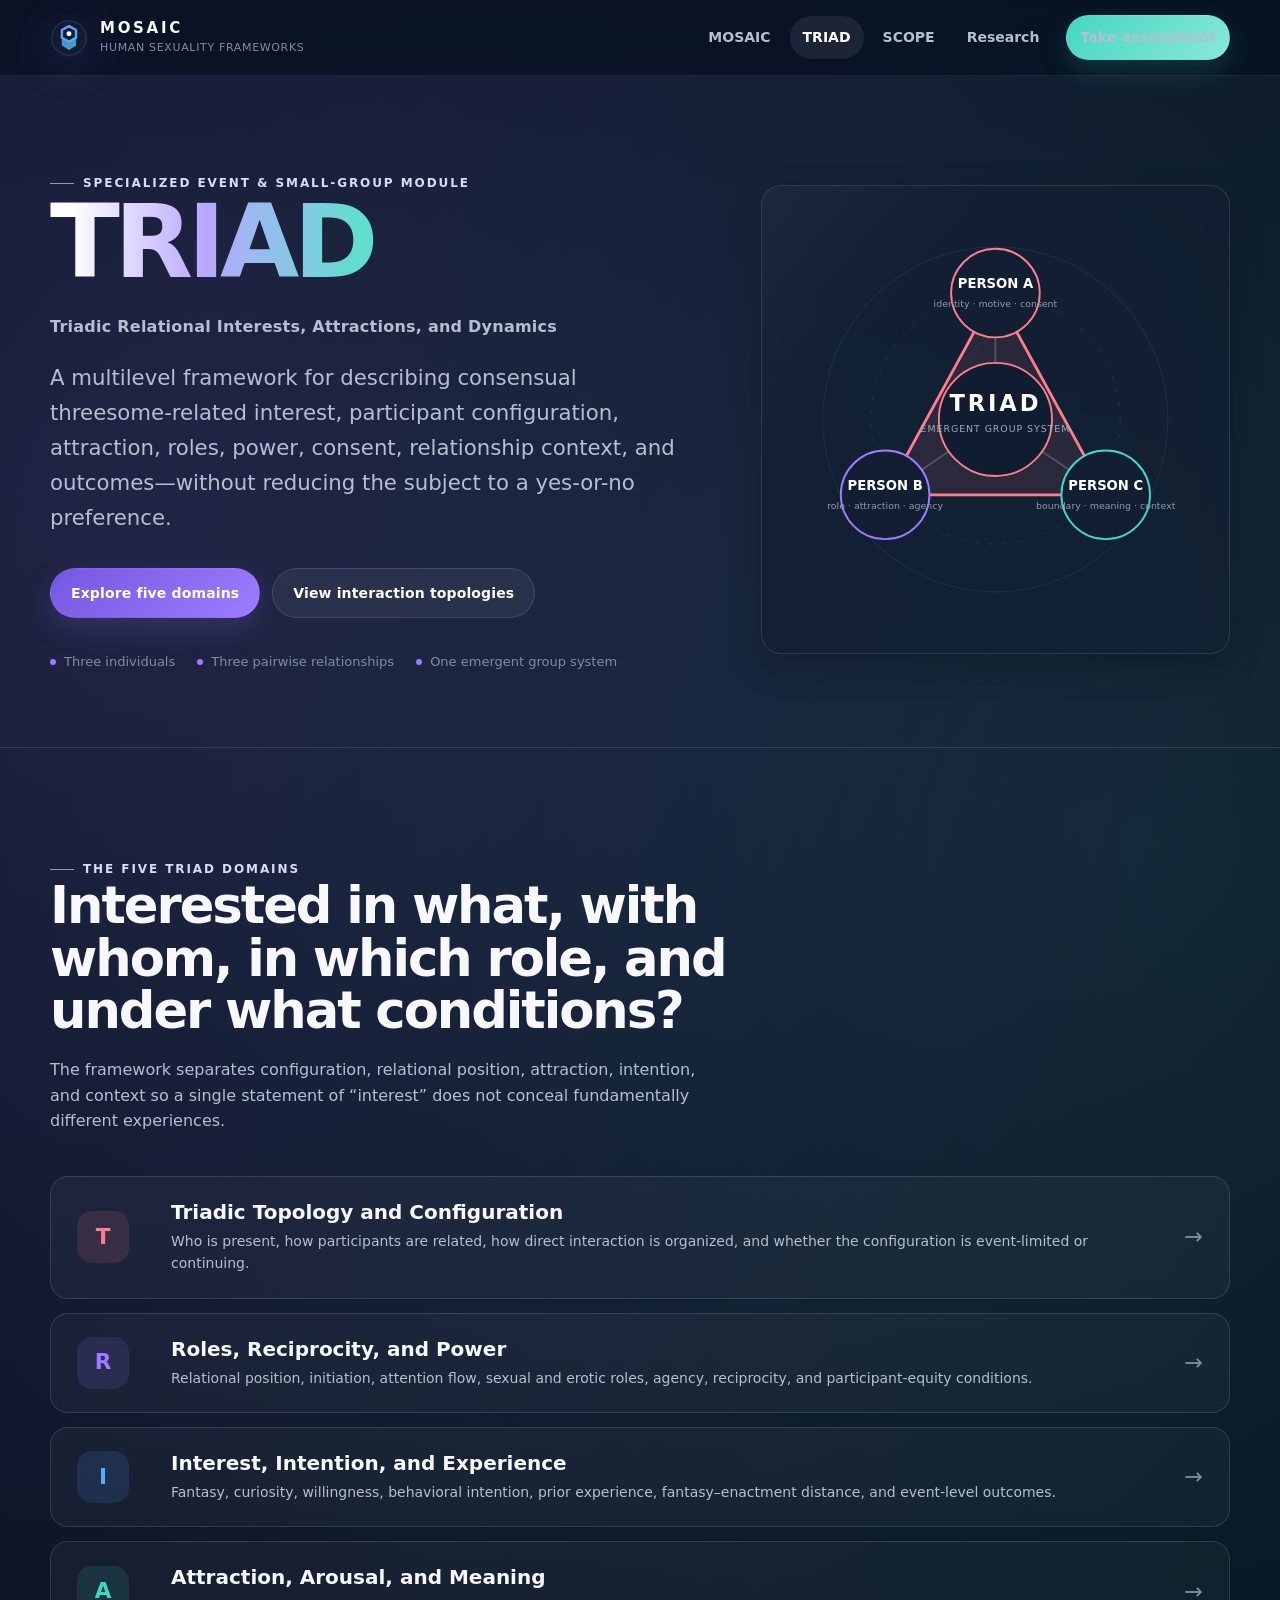
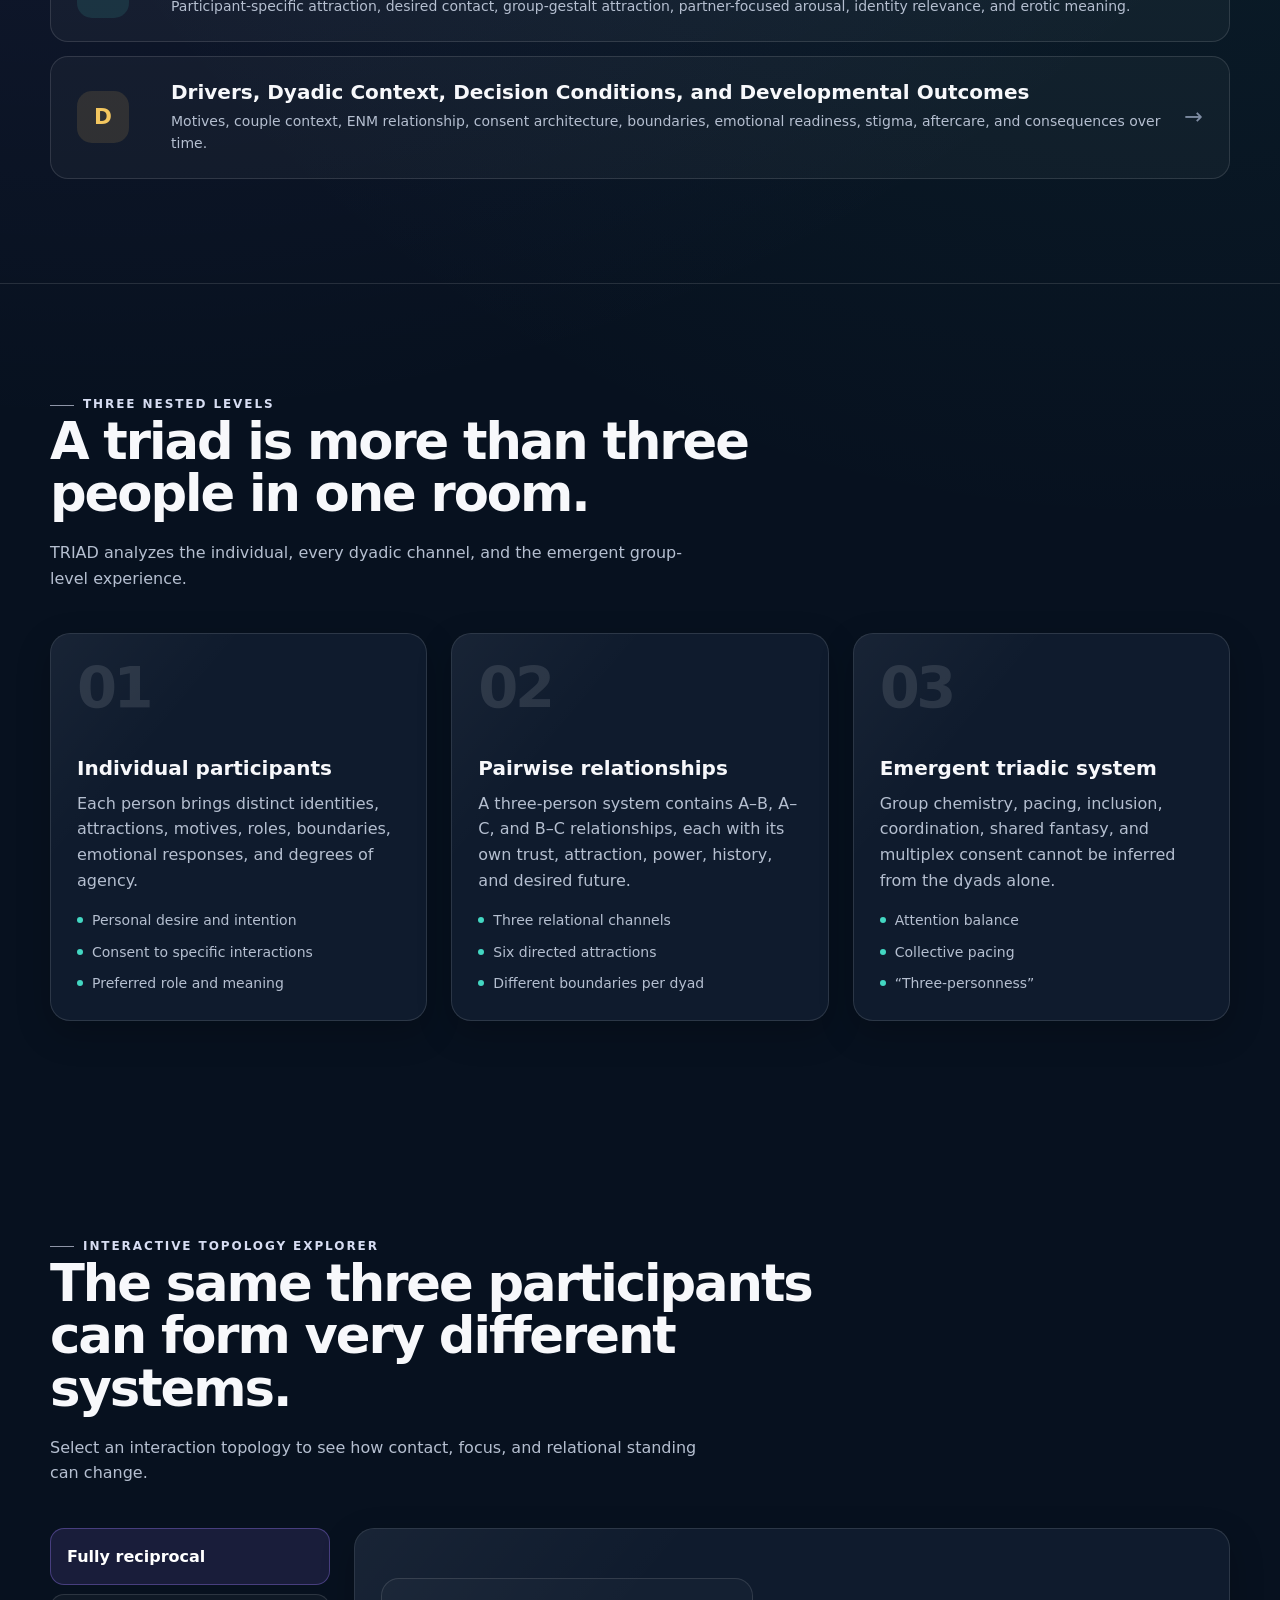
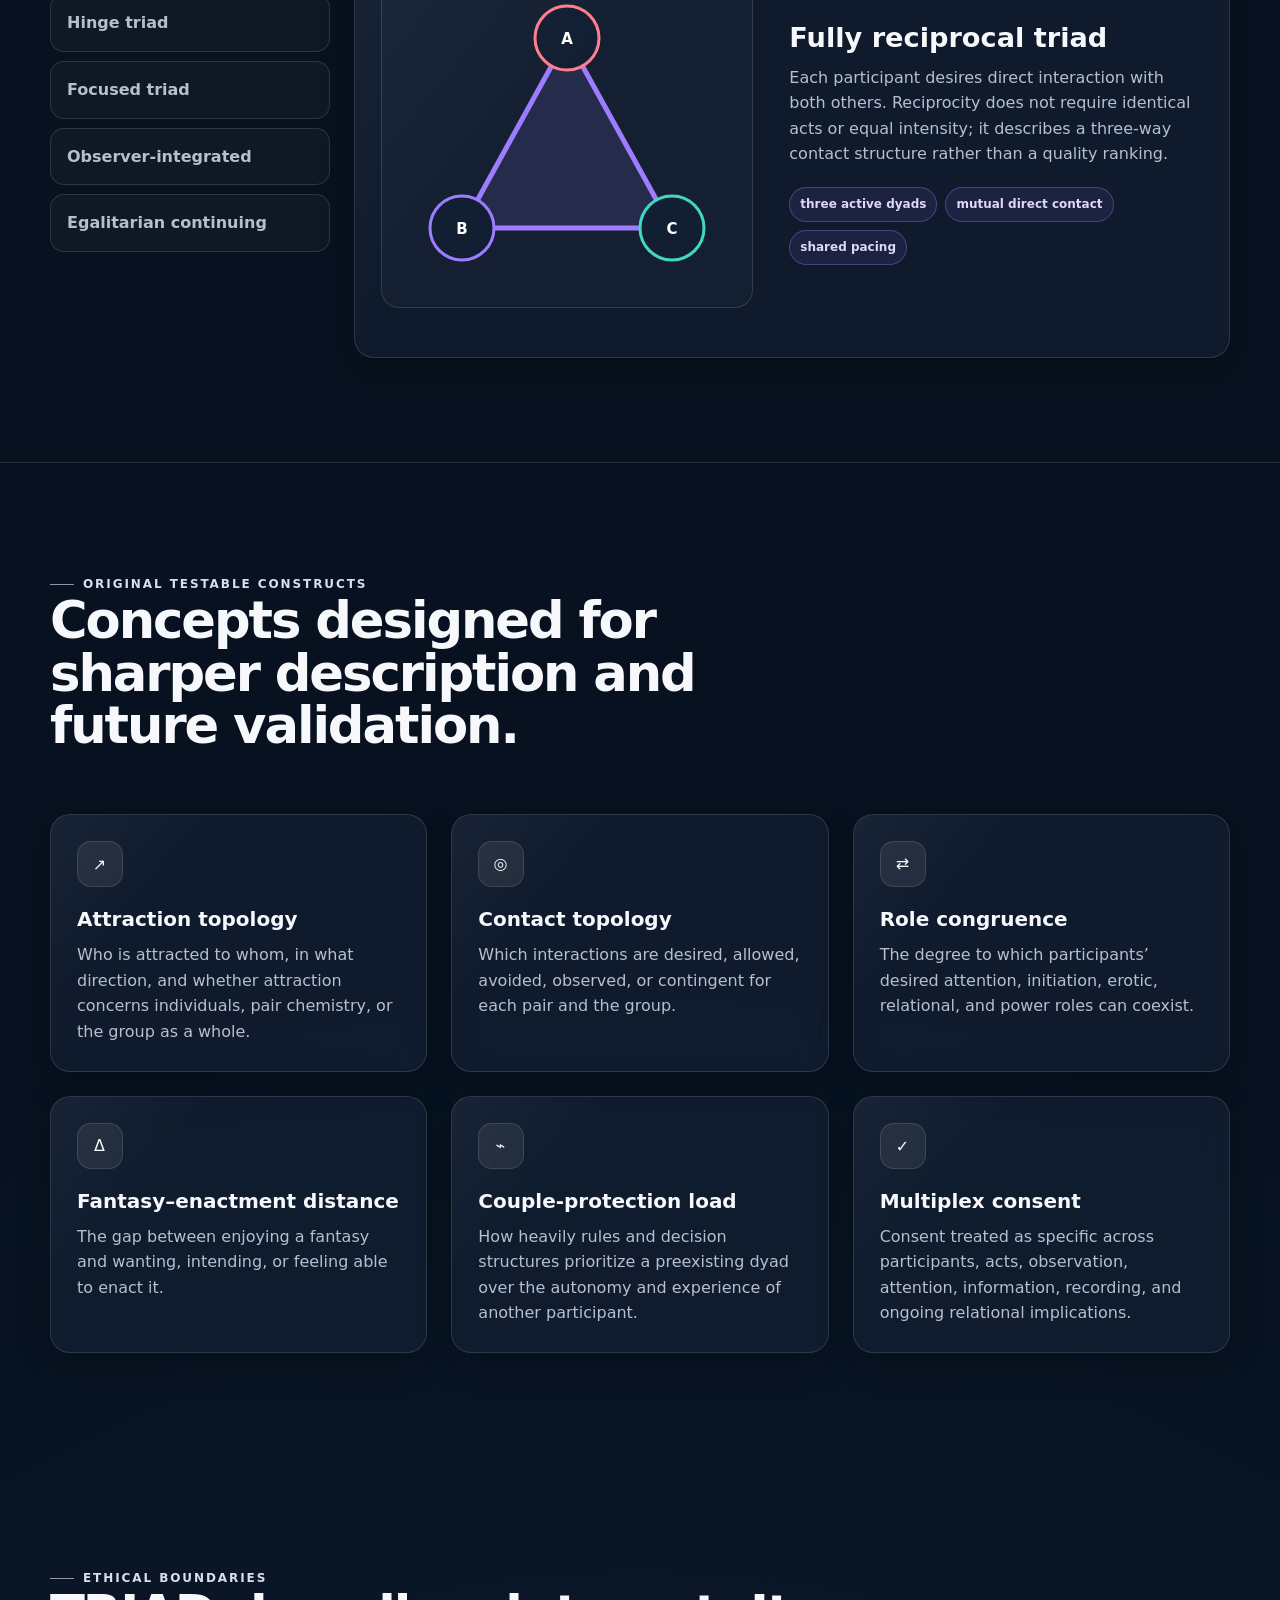
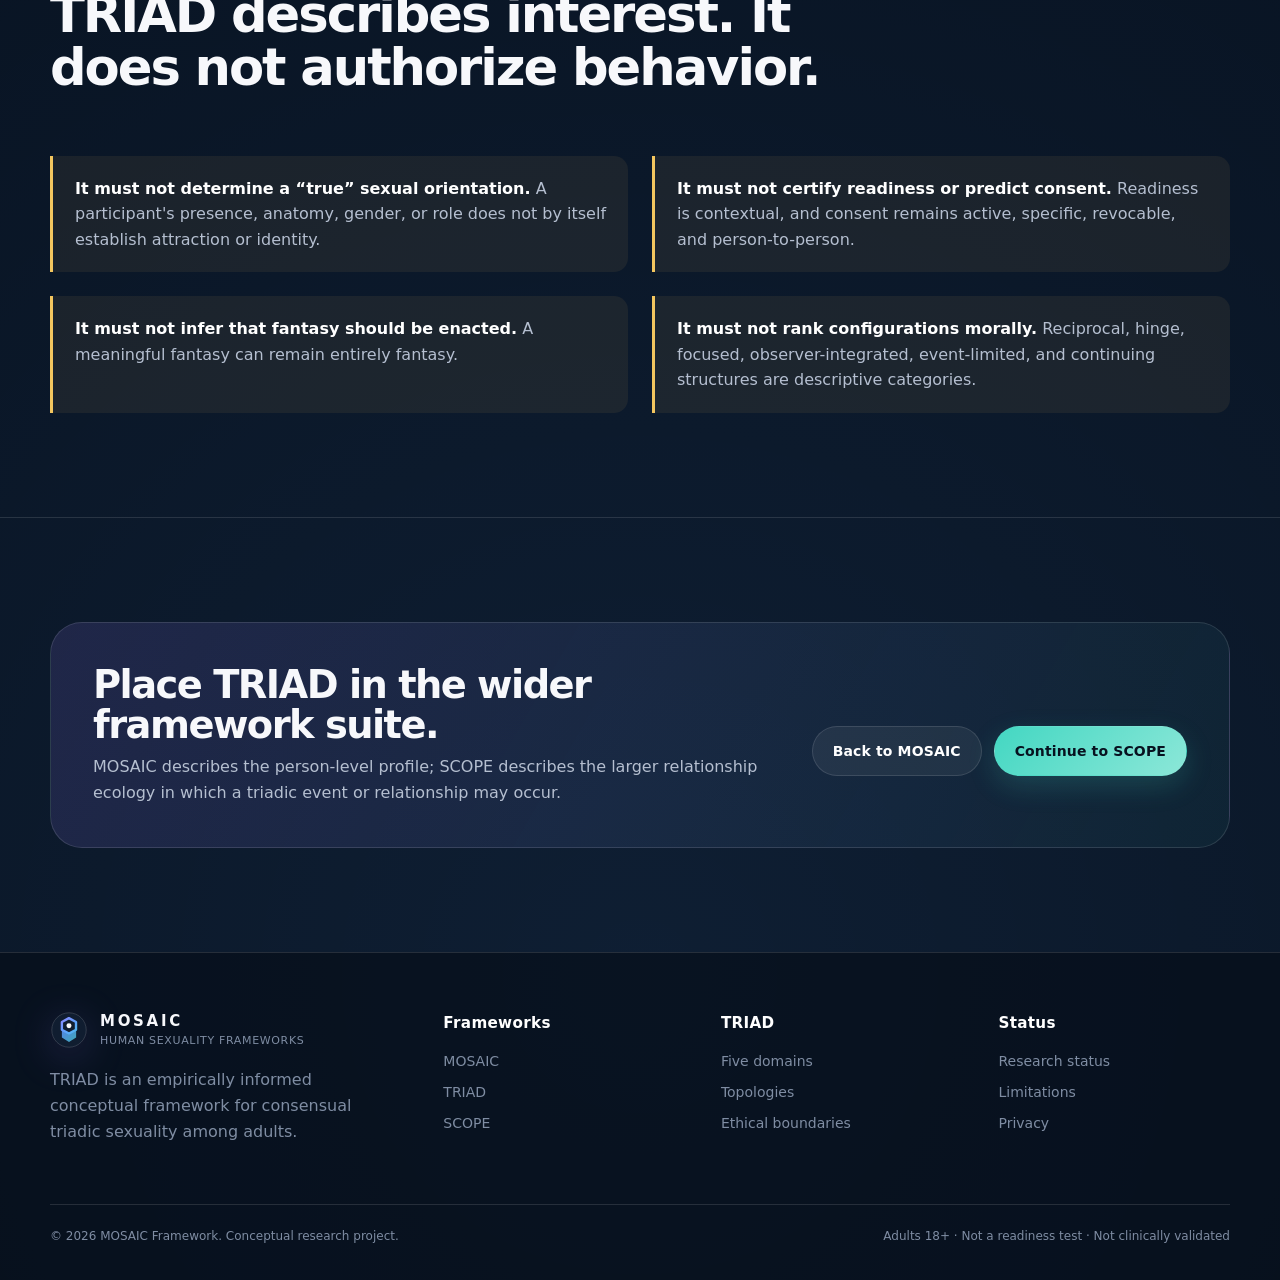
<file: triad/index.html>
<!doctype html>
<html lang="en">
<head>
  <meta charset="utf-8">
  <meta name="viewport" content="width=device-width, initial-scale=1">
  <meta name="description" content="TRIAD: Triadic Relational Interests, Attractions, and Dynamics.">
  <meta name="theme-color" content="#07111f">
  <title>TRIAD — Triadic Relational Interests, Attractions, and Dynamics</title>
  <link rel="icon" href="../favicon.svg" type="image/svg+xml">
  <link rel="stylesheet" href="../assets/css/styles.css">
  <script src="../assets/js/app.js" defer></script>
</head>
<body>
  <a class="skip-link" href="#main">Skip to content</a>
  <header class="site-header">
    <div class="container nav-wrap">
      <a class="brand" href="../index.html" aria-label="MOSAIC home"><img class="brand-mark" src="../assets/img/logo.svg" alt=""><span class="brand-copy"><strong>MOSAIC</strong><span>HUMAN SEXUALITY FRAMEWORKS</span></span></a>
      <button class="nav-toggle" aria-expanded="false" aria-controls="site-nav" aria-label="Toggle navigation"><span></span></button>
      <nav class="nav-links" id="site-nav" aria-label="Primary navigation">
        <a href="../index.html">MOSAIC</a><a href="index.html" aria-current="page">TRIAD</a><a href="../scope/index.html">SCOPE</a><a href="../research/index.html">Research</a><a class="btn btn-small btn-primary nav-cta" href="../assessment/index.html">Take assessment</a>
      </nav>
    </div>
  </header>

  <main id="main">
    <section class="page-hero">
      <div class="container page-hero-grid">
        <div class="reveal">
          <span class="eyebrow">Specialized event & small-group module</span>
          <h1><span class="text-gradient">TRIAD</span></h1>
          <p class="acronym-line">Triadic Relational Interests, Attractions, and Dynamics</p>
          <p class="lede">A multilevel framework for describing consensual threesome-related interest, participant configuration, attraction, roles, power, consent, relationship context, and outcomes—without reducing the subject to a yes-or-no preference.</p>
          <div class="hero-actions"><a class="btn btn-violet" href="#domains">Explore five domains</a><a class="btn btn-secondary" href="#topologies">View interaction topologies</a></div>
          <div class="hero-meta"><span>Three individuals</span><span>Three pairwise relationships</span><span>One emergent group system</span></div>
        </div>
        <div class="card model-visual-card reveal">
          <svg viewBox="0 0 440 440" role="img" aria-labelledby="triad-visual-title">
            <title id="triad-visual-title">TRIAD multilevel relational system</title>
            <defs><linearGradient id="triadG" x1="100" y1="70" x2="350" y2="370"><stop stop-color="#ff7d8d"/><stop offset=".52" stop-color="#9d7cff"/><stop offset="1" stop-color="#43d7c2"/></linearGradient></defs>
            <circle cx="220" cy="220" r="183" fill="none" stroke="#fff" stroke-opacity=".07"/>
            <circle cx="220" cy="220" r="132" fill="none" stroke="#fff" stroke-opacity=".08" stroke-dasharray="5 10"/>
            <path d="M220 86 103 300h234L220 86Z" fill="url(#triadG)" fill-opacity=".10" stroke="url(#triadG)" stroke-width="3"/>
            <g stroke="#fff" stroke-opacity=".18" stroke-width="2"><path d="M220 86 220 220"/><path d="M103 300 220 220"/><path d="M337 300 220 220"/></g>
            <g font-family="Inter,system-ui" text-anchor="middle">
              <g><circle cx="220" cy="86" r="47" fill="#121f33" stroke="#ff7d8d" stroke-width="2"/><text x="220" y="81" fill="#fff" font-size="14" font-weight="800">PERSON A</text><text x="220" y="101" fill="#8c9aaf" font-size="10">identity · motive · consent</text></g>
              <g><circle cx="103" cy="300" r="47" fill="#121f33" stroke="#9d7cff" stroke-width="2"/><text x="103" y="295" fill="#fff" font-size="14" font-weight="800">PERSON B</text><text x="103" y="315" fill="#8c9aaf" font-size="10">role · attraction · agency</text></g>
              <g><circle cx="337" cy="300" r="47" fill="#121f33" stroke="#43d7c2" stroke-width="2"/><text x="337" y="295" fill="#fff" font-size="14" font-weight="800">PERSON C</text><text x="337" y="315" fill="#8c9aaf" font-size="10">boundary · meaning · context</text></g>
              <circle cx="220" cy="220" r="60" fill="#101d30" stroke="url(#triadG)" stroke-width="2"/>
              <text x="220" y="211" fill="#fff" font-size="24" font-weight="900" letter-spacing="3">TRIAD</text><text x="220" y="233" fill="#9eabbd" font-size="10" letter-spacing="1">EMERGENT GROUP SYSTEM</text>
            </g>
          </svg>
        </div>
      </div>
    </section>

    <section class="section" id="domains">
      <div class="container">
        <div class="section-head reveal"><div><span class="eyebrow">The five TRIAD domains</span><h2>Interested in what, with whom, in which role, and under what conditions?</h2><p>The framework separates configuration, relational position, attraction, intention, and context so a single statement of “interest” does not conceal fundamentally different experiences.</p></div></div>
        <div class="letter-domains">
          <article class="letter-domain reveal"><div class="letter" style="--letter-bg:rgba(255,125,141,.12);--letter-color:var(--coral)">T</div><div><h3>Triadic Topology and Configuration</h3><p>Who is present, how participants are related, how direct interaction is organized, and whether the configuration is event-limited or continuing.</p></div><span class="arrow">→</span></article>
          <article class="letter-domain reveal"><div class="letter" style="--letter-bg:rgba(157,124,255,.12);--letter-color:var(--violet)">R</div><div><h3>Roles, Reciprocity, and Power</h3><p>Relational position, initiation, attention flow, sexual and erotic roles, agency, reciprocity, and participant-equity conditions.</p></div><span class="arrow">→</span></article>
          <article class="letter-domain reveal"><div class="letter" style="--letter-bg:rgba(90,167,255,.12);--letter-color:var(--blue)">I</div><div><h3>Interest, Intention, and Experience</h3><p>Fantasy, curiosity, willingness, behavioral intention, prior experience, fantasy–enactment distance, and event-level outcomes.</p></div><span class="arrow">→</span></article>
          <article class="letter-domain reveal"><div class="letter" style="--letter-bg:rgba(67,215,194,.12);--letter-color:var(--teal)">A</div><div><h3>Attraction, Arousal, and Meaning</h3><p>Participant-specific attraction, desired contact, group-gestalt attraction, partner-focused arousal, identity relevance, and erotic meaning.</p></div><span class="arrow">→</span></article>
          <article class="letter-domain reveal"><div class="letter" style="--letter-bg:rgba(243,198,95,.12);--letter-color:var(--gold)">D</div><div><h3>Drivers, Dyadic Context, Decision Conditions, and Developmental Outcomes</h3><p>Motives, couple context, ENM relationship, consent architecture, boundaries, emotional readiness, stigma, aftercare, and consequences over time.</p></div><span class="arrow">→</span></article>
        </div>
      </div>
    </section>

    <section class="section section-border">
      <div class="container">
        <div class="section-head reveal"><div><span class="eyebrow">Three nested levels</span><h2>A triad is more than three people in one room.</h2><p>TRIAD analyzes the individual, every dyadic channel, and the emergent group-level experience.</p></div></div>
        <div class="grid grid-3">
          <article class="card level-card reveal"><div class="level-index">01</div><h3>Individual participants</h3><p class="muted">Each person brings distinct identities, attractions, motives, roles, boundaries, emotional responses, and degrees of agency.</p><ul><li>Personal desire and intention</li><li>Consent to specific interactions</li><li>Preferred role and meaning</li></ul></article>
          <article class="card level-card reveal"><div class="level-index">02</div><h3>Pairwise relationships</h3><p class="muted">A three-person system contains A–B, A–C, and B–C relationships, each with its own trust, attraction, power, history, and desired future.</p><ul><li>Three relational channels</li><li>Six directed attractions</li><li>Different boundaries per dyad</li></ul></article>
          <article class="card level-card reveal"><div class="level-index">03</div><h3>Emergent triadic system</h3><p class="muted">Group chemistry, pacing, inclusion, coordination, shared fantasy, and multiplex consent cannot be inferred from the dyads alone.</p><ul><li>Attention balance</li><li>Collective pacing</li><li>“Three-personness”</li></ul></article>
        </div>
      </div>
    </section>

    <section class="section" id="topologies">
      <div class="container">
        <div class="section-head reveal"><div><span class="eyebrow">Interactive topology explorer</span><h2>The same three participants can form very different systems.</h2><p>Select an interaction topology to see how contact, focus, and relational standing can change.</p></div></div>
        <div class="explorer reveal" data-explorer>
          <div class="explorer-tabs" role="tablist" aria-label="TRIAD topologies">
            <button class="explorer-tab" data-explorer-tab="reciprocal" role="tab">Fully reciprocal</button>
            <button class="explorer-tab" data-explorer-tab="hinge" role="tab">Hinge triad</button>
            <button class="explorer-tab" data-explorer-tab="focused" role="tab">Focused triad</button>
            <button class="explorer-tab" data-explorer-tab="observer" role="tab">Observer-integrated</button>
            <button class="explorer-tab" data-explorer-tab="continuing" role="tab">Egalitarian continuing</button>
          </div>
          <div class="card explorer-stage">
            <div class="explorer-visual" data-explorer-visual></div>
            <div class="explorer-copy"><h3 data-explorer-title></h3><p data-explorer-body></p><div class="chip-row" data-explorer-chips></div></div>
          </div>
          <script type="application/json" data-explorer-data>
          {
            "reciprocal": {
              "title":"Fully reciprocal triad",
              "body":"Each participant desires direct interaction with both others. Reciprocity does not require identical acts or equal intensity; it describes a three-way contact structure rather than a quality ranking.",
              "chips":["three active dyads","mutual direct contact","shared pacing"],
              "svg":"<svg viewBox='0 0 320 320' aria-hidden='true'><path d='M160 55 55 245h210L160 55Z' fill='rgba(157,124,255,.12)' stroke='#9d7cff' stroke-width='5'/><circle cx='160' cy='55' r='32' fill='#121f33' stroke='#ff7d8d' stroke-width='3'/><circle cx='55' cy='245' r='32' fill='#121f33' stroke='#9d7cff' stroke-width='3'/><circle cx='265' cy='245' r='32' fill='#121f33' stroke='#43d7c2' stroke-width='3'/><g fill='#fff' font-size='15' font-weight='800' text-anchor='middle'><text x='160' y='61'>A</text><text x='55' y='251'>B</text><text x='265' y='251'>C</text></g></svg>"
            },
            "hinge": {
              "title":"Hinge triad",
              "body":"One participant interacts directly with both others, while the other two have limited or no direct interaction. The two outer relationships can remain equally meaningful even when the topology is not reciprocal.",
              "chips":["one hinge","two primary dyads","limited B–C contact"],
              "svg":"<svg viewBox='0 0 320 320' aria-hidden='true'><path d='M160 105 70 235M160 105l90 130' stroke='#9d7cff' stroke-width='7' stroke-linecap='round'/><path d='M70 235h180' stroke='#fff' stroke-opacity='.12' stroke-width='3' stroke-dasharray='8 9'/><circle cx='160' cy='105' r='39' fill='#121f33' stroke='#ff7d8d' stroke-width='3'/><circle cx='70' cy='235' r='32' fill='#121f33' stroke='#9d7cff' stroke-width='3'/><circle cx='250' cy='235' r='32' fill='#121f33' stroke='#43d7c2' stroke-width='3'/><g fill='#fff' font-size='15' font-weight='800' text-anchor='middle'><text x='160' y='111'>HINGE</text><text x='70' y='241'>B</text><text x='250' y='241'>C</text></g></svg>"
            },
            "focused": {
              "title":"Focused triad",
              "body":"One participant is the primary focus of attention from the other two. The focused participant may desire equal attention, rotating attention, facilitation, or another deliberately negotiated pattern.",
              "chips":["attention concentration","role-specific","equity requires context"],
              "svg":"<svg viewBox='0 0 320 320' aria-hidden='true'><defs><marker id='arrow' markerWidth='8' markerHeight='8' refX='6' refY='3' orient='auto'><path d='M0 0 6 3 0 6Z' fill='#43d7c2'/></marker></defs><path d='M75 235 150 145M245 235l-75-90' stroke='#43d7c2' stroke-width='7' marker-end='url(#arrow)'/><circle cx='160' cy='125' r='48' fill='rgba(255,125,141,.14)' stroke='#ff7d8d' stroke-width='3'/><circle cx='75' cy='235' r='30' fill='#121f33' stroke='#9d7cff' stroke-width='3'/><circle cx='245' cy='235' r='30' fill='#121f33' stroke='#43d7c2' stroke-width='3'/><g fill='#fff' font-size='14' font-weight='800' text-anchor='middle'><text x='160' y='131'>FOCUS</text><text x='75' y='241'>B</text><text x='245' y='241'>C</text></g></svg>"
            },
            "observer": {
              "title":"Observer-integrated triad",
              "body":"One participant's primary role involves watching, directing, facilitating, or joining intermittently. Observation can be an active erotic role, but consent must remain specific to watching, directing, recording, and joining.",
              "chips":["active observation","intermittent contact","role-specific consent"],
              "svg":"<svg viewBox='0 0 320 320' aria-hidden='true'><path d='M92 205h136' stroke='#9d7cff' stroke-width='8' stroke-linecap='round'/><path d='M160 85c55 0 96 47 96 47s-41 47-96 47-96-47-96-47 41-47 96-47Z' fill='rgba(67,215,194,.10)' stroke='#43d7c2' stroke-width='3'/><circle cx='160' cy='132' r='23' fill='#43d7c2' opacity='.8'/><circle cx='92' cy='205' r='31' fill='#121f33' stroke='#ff7d8d' stroke-width='3'/><circle cx='228' cy='205' r='31' fill='#121f33' stroke='#9d7cff' stroke-width='3'/><text x='160' y='280' fill='#fff' font-size='14' font-weight='800' text-anchor='middle'>OBSERVER / DIRECTOR / FACILITATOR</text></svg>"
            },
            "continuing": {
              "title":"Egalitarian continuing triad",
              "body":"All participants seek ongoing relational standing rather than event-limited participation. Equal standing does not require identical relationships; it requires that continuity, voice, and development are not automatically reserved for one preexisting dyad.",
              "chips":["ongoing standing","developmental openness","no automatic guest status"],
              "svg":"<svg viewBox='0 0 320 320' aria-hidden='true'><circle cx='160' cy='160' r='113' fill='none' stroke='#fff' stroke-opacity='.12' stroke-width='2'/><path d='M160 65 78 220h164L160 65Z' fill='rgba(157,124,255,.10)' stroke='#9d7cff' stroke-width='4'/><circle cx='160' cy='65' r='34' fill='#121f33' stroke='#ff7d8d' stroke-width='3'/><circle cx='78' cy='220' r='34' fill='#121f33' stroke='#9d7cff' stroke-width='3'/><circle cx='242' cy='220' r='34' fill='#121f33' stroke='#43d7c2' stroke-width='3'/><circle cx='160' cy='160' r='28' fill='#101d30' stroke='#f3c65f' stroke-width='2'/><text x='160' y='166' fill='#fff' font-size='12' font-weight='800' text-anchor='middle'>FUTURE</text></svg>"
            }
          }
          </script>
        </div>
      </div>
    </section>

    <section class="section section-border">
      <div class="container">
        <div class="section-head reveal"><div><span class="eyebrow">Original testable constructs</span><h2>Concepts designed for sharper description and future validation.</h2></div></div>
        <div class="grid grid-3">
          <article class="card reveal"><div class="card-icon">↗</div><h3>Attraction topology</h3><p class="muted">Who is attracted to whom, in what direction, and whether attraction concerns individuals, pair chemistry, or the group as a whole.</p></article>
          <article class="card reveal"><div class="card-icon">◎</div><h3>Contact topology</h3><p class="muted">Which interactions are desired, allowed, avoided, observed, or contingent for each pair and the group.</p></article>
          <article class="card reveal"><div class="card-icon">⇄</div><h3>Role congruence</h3><p class="muted">The degree to which participants’ desired attention, initiation, erotic, relational, and power roles can coexist.</p></article>
          <article class="card reveal"><div class="card-icon">Δ</div><h3>Fantasy–enactment distance</h3><p class="muted">The gap between enjoying a fantasy and wanting, intending, or feeling able to enact it.</p></article>
          <article class="card reveal"><div class="card-icon">⌁</div><h3>Couple-protection load</h3><p class="muted">How heavily rules and decision structures prioritize a preexisting dyad over the autonomy and experience of another participant.</p></article>
          <article class="card reveal"><div class="card-icon">✓</div><h3>Multiplex consent</h3><p class="muted">Consent treated as specific across participants, acts, observation, attention, information, recording, and ongoing relational implications.</p></article>
        </div>
      </div>
    </section>

    <section class="section" id="guardrails">
      <div class="container">
        <div class="section-head reveal"><div><span class="eyebrow">Ethical boundaries</span><h2>TRIAD describes interest. It does not authorize behavior.</h2></div></div>
        <div class="grid grid-2">
          <div class="guardrail reveal"><strong>It must not determine a “true” sexual orientation.</strong> A participant's presence, anatomy, gender, or role does not by itself establish attraction or identity.</div>
          <div class="guardrail reveal"><strong>It must not certify readiness or predict consent.</strong> Readiness is contextual, and consent remains active, specific, revocable, and person-to-person.</div>
          <div class="guardrail reveal"><strong>It must not infer that fantasy should be enacted.</strong> A meaningful fantasy can remain entirely fantasy.</div>
          <div class="guardrail reveal"><strong>It must not rank configurations morally.</strong> Reciprocal, hinge, focused, observer-integrated, event-limited, and continuing structures are descriptive categories.</div>
        </div>
      </div>
    </section>

    <section class="section section-border">
      <div class="container"><div class="cta-panel reveal"><div><h2>Place TRIAD in the wider framework suite.</h2><p>MOSAIC describes the person-level profile; SCOPE describes the larger relationship ecology in which a triadic event or relationship may occur.</p></div><div class="hero-actions"><a class="btn btn-secondary" href="../index.html">Back to MOSAIC</a><a class="btn btn-primary" href="../scope/index.html">Continue to SCOPE</a></div></div></div>
    </section>
  </main>

  <footer class="site-footer">
    <div class="container">
      <div class="footer-grid">
        <div class="footer-brand"><a class="brand" href="../index.html"><img class="brand-mark" src="../assets/img/logo.svg" alt=""><span class="brand-copy"><strong>MOSAIC</strong><span>HUMAN SEXUALITY FRAMEWORKS</span></span></a><p>TRIAD is an empirically informed conceptual framework for consensual triadic sexuality among adults.</p></div>
        <div class="footer-col"><h4>Frameworks</h4><a href="../index.html">MOSAIC</a><a href="index.html">TRIAD</a><a href="../scope/index.html">SCOPE</a></div>
        <div class="footer-col"><h4>TRIAD</h4><a href="#domains">Five domains</a><a href="#topologies">Topologies</a><a href="#guardrails">Ethical boundaries</a></div>
        <div class="footer-col"><h4>Status</h4><a href="../research/index.html">Research status</a><a href="../research/index.html#limits">Limitations</a><a href="../research/index.html#privacy">Privacy</a></div>
      </div>
      <div class="footer-bottom"><span>© <span data-year></span> MOSAIC Framework. Conceptual research project.</span><span>Adults 18+ · Not a readiness test · Not clinically validated</span></div>
    </div>
  </footer>
</body>
</html>
</file>
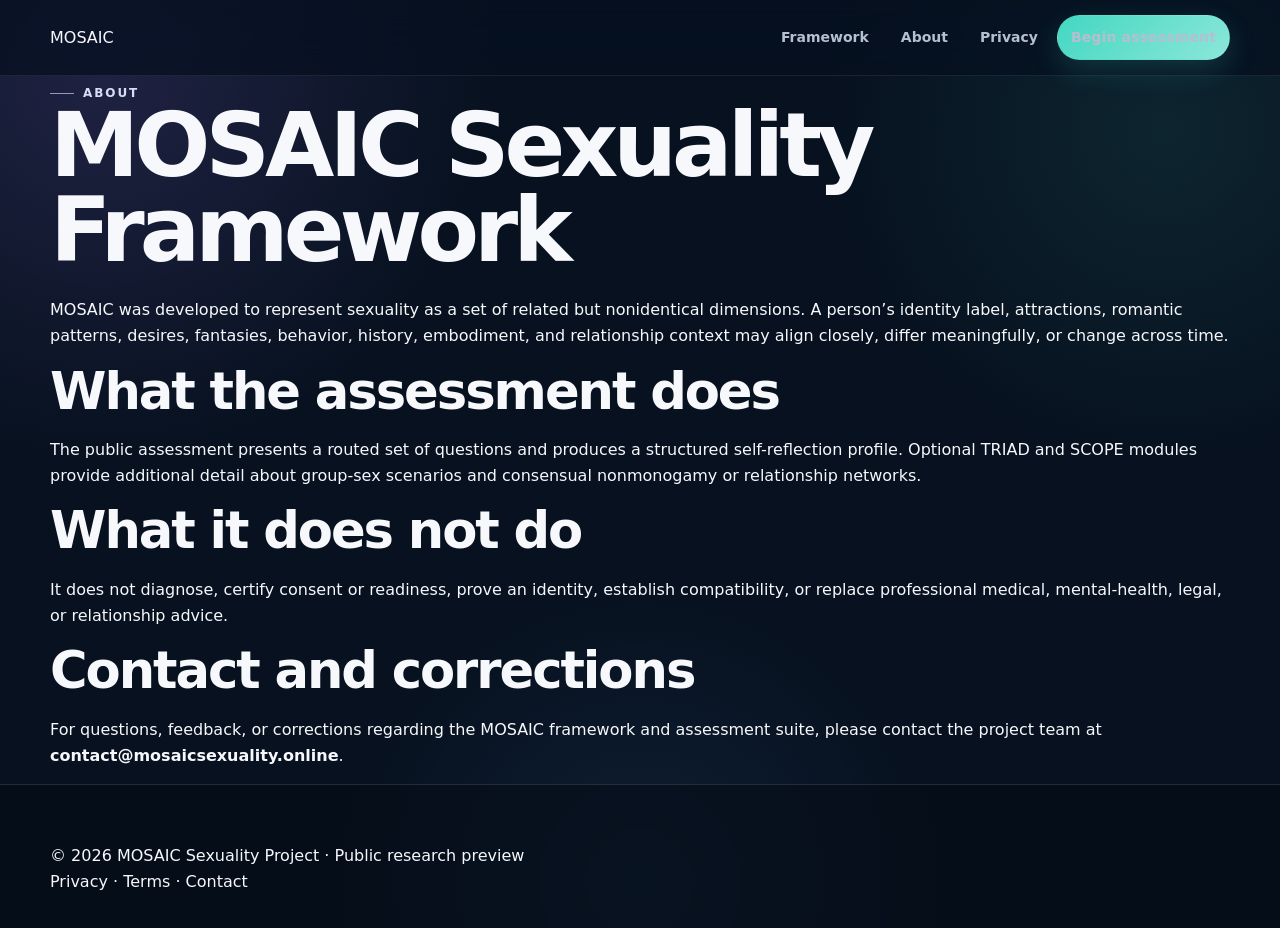
<file: about.html>
<!doctype html><html lang="en"><head><meta charset="utf-8"><meta name="viewport" content="width=device-width,initial-scale=1"><meta name="description" content="About the MOSAIC Sexuality Framework and its public assessment preview."><link rel="stylesheet" href="assets/css/styles.css"><title>About MOSAIC</title></head><body><header class="site-header"><div class="container nav-wrap"><a class="brand" href="./">MOSAIC</a><nav class="nav-links" aria-label="Main navigation"><a href="index.html#model">Framework</a><a href="about.html">About</a><a href="privacy.html">Privacy</a><a class="btn btn-primary" href="assessment/">Begin assessment</a></nav></div></header><main><section><div class="container prose"><div class="eyebrow">About</div><h1>MOSAIC Sexuality Framework</h1><p>MOSAIC was developed to represent sexuality as a set of related but nonidentical dimensions. A person’s identity label, attractions, romantic patterns, desires, fantasies, behavior, history, embodiment, and relationship context may align closely, differ meaningfully, or change across time.</p><h2>What the assessment does</h2><p>The public assessment presents a routed set of questions and produces a structured self-reflection profile. Optional TRIAD and SCOPE modules provide additional detail about group-sex scenarios and consensual nonmonogamy or relationship networks.</p><h2>What it does not do</h2><p>It does not diagnose, certify consent or readiness, prove an identity, establish compatibility, or replace professional medical, mental-health, legal, or relationship advice.</p><h2 id="contact">Contact and corrections</h2><p>For questions, feedback, or corrections regarding the MOSAIC framework and assessment suite, please contact the project team at <strong>contact@mosaicsexuality.online</strong>.</p></div></section></main><footer class="site-footer"><div class="container"><div>© 2026 MOSAIC Sexuality Project · Public research preview</div><div><a href="privacy.html">Privacy</a> · <a href="terms.html">Terms</a> · <a href="about.html#contact">Contact</a></div></div></footer></body></html>
</file>
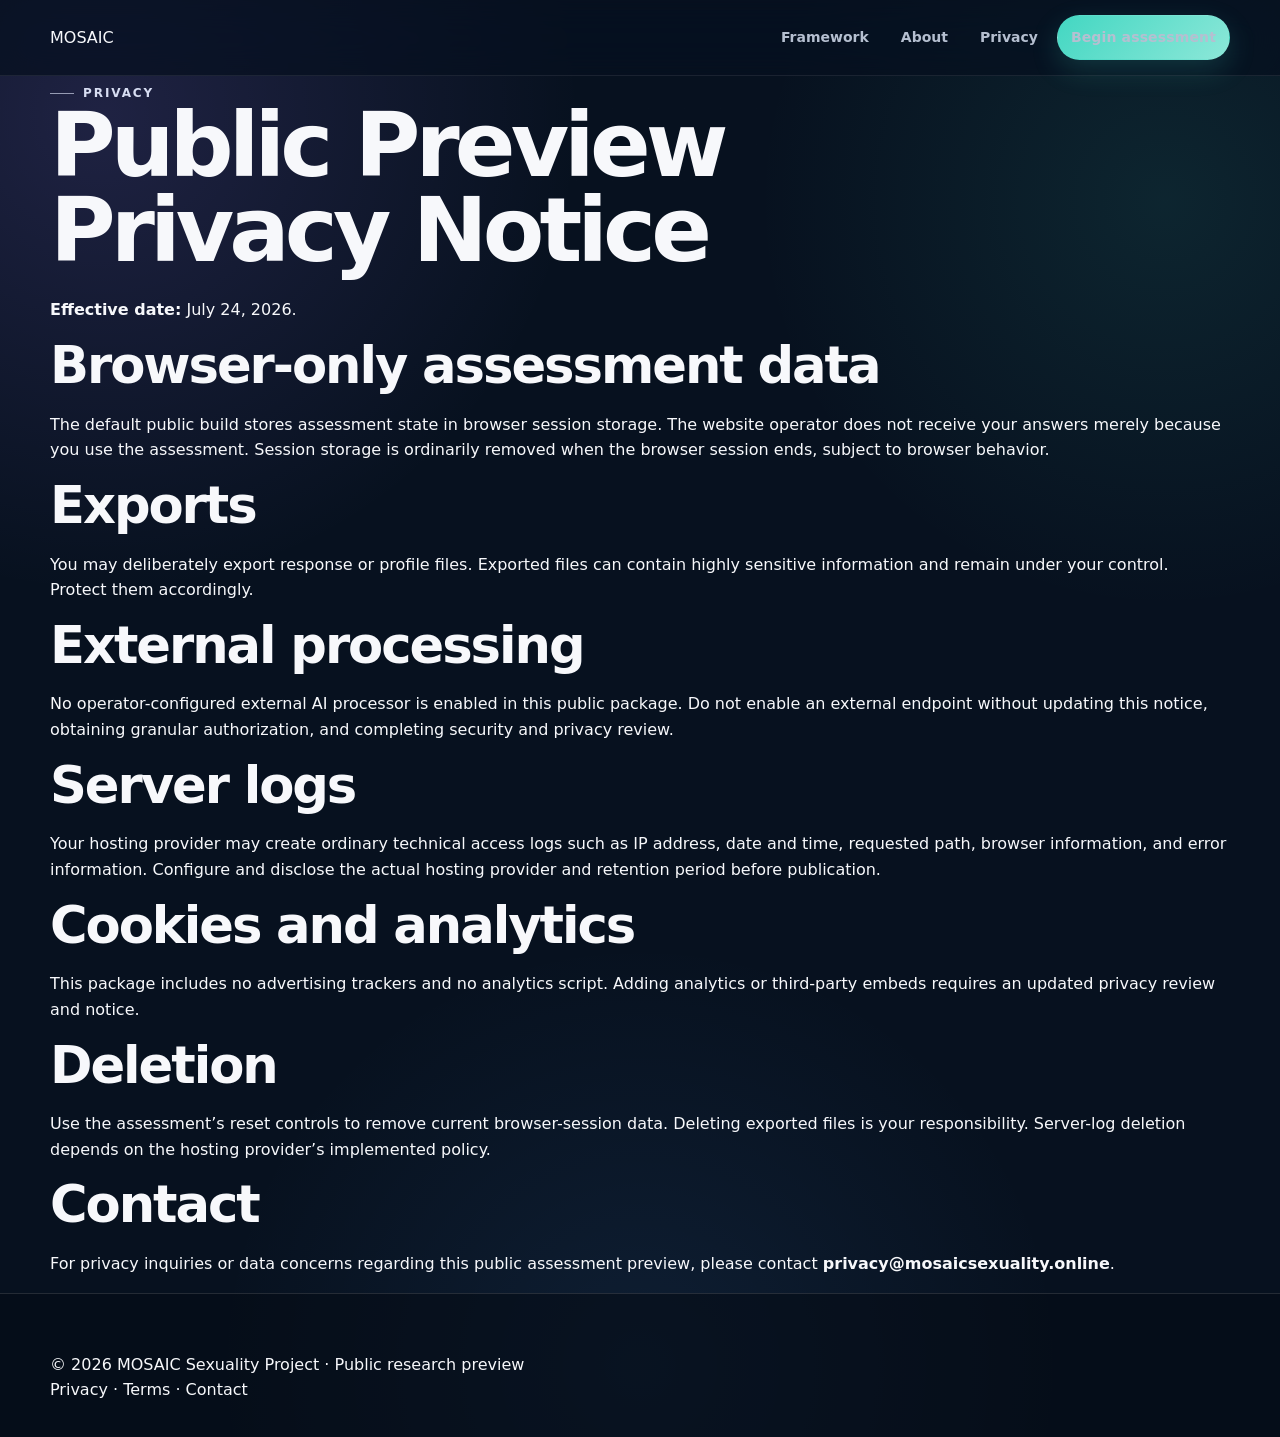
<file: privacy.html>
<!doctype html><html lang="en"><head><meta charset="utf-8"><meta name="viewport" content="width=device-width,initial-scale=1"><meta name="description" content="Privacy information for the MOSAIC public browser-based assessment."><link rel="stylesheet" href="assets/css/styles.css"><title>Privacy · MOSAIC</title></head><body><header class="site-header"><div class="container nav-wrap"><a class="brand" href="./">MOSAIC</a><nav class="nav-links" aria-label="Main navigation"><a href="index.html#model">Framework</a><a href="about.html">About</a><a href="privacy.html">Privacy</a><a class="btn btn-primary" href="assessment/">Begin assessment</a></nav></div></header><main><section><div class="container prose"><div class="eyebrow">Privacy</div><h1>Public Preview Privacy Notice</h1><p><strong>Effective date:</strong> July 24, 2026.</p><h2>Browser-only assessment data</h2><p>The default public build stores assessment state in browser session storage. The website operator does not receive your answers merely because you use the assessment. Session storage is ordinarily removed when the browser session ends, subject to browser behavior.</p><h2>Exports</h2><p>You may deliberately export response or profile files. Exported files can contain highly sensitive information and remain under your control. Protect them accordingly.</p><h2>External processing</h2><p>No operator-configured external AI processor is enabled in this public package. Do not enable an external endpoint without updating this notice, obtaining granular authorization, and completing security and privacy review.</p><h2>Server logs</h2><p>Your hosting provider may create ordinary technical access logs such as IP address, date and time, requested path, browser information, and error information. Configure and disclose the actual hosting provider and retention period before publication.</p><h2>Cookies and analytics</h2><p>This package includes no advertising trackers and no analytics script. Adding analytics or third-party embeds requires an updated privacy review and notice.</p><h2>Deletion</h2><p>Use the assessment’s reset controls to remove current browser-session data. Deleting exported files is your responsibility. Server-log deletion depends on the hosting provider’s implemented policy.</p><h2>Contact</h2><p>For privacy inquiries or data concerns regarding this public assessment preview, please contact <strong>privacy@mosaicsexuality.online</strong>.</p></div></section></main><footer class="site-footer"><div class="container"><div>© 2026 MOSAIC Sexuality Project · Public research preview</div><div><a href="privacy.html">Privacy</a> · <a href="terms.html">Terms</a> · <a href="about.html#contact">Contact</a></div></div></footer></body></html>
</file>
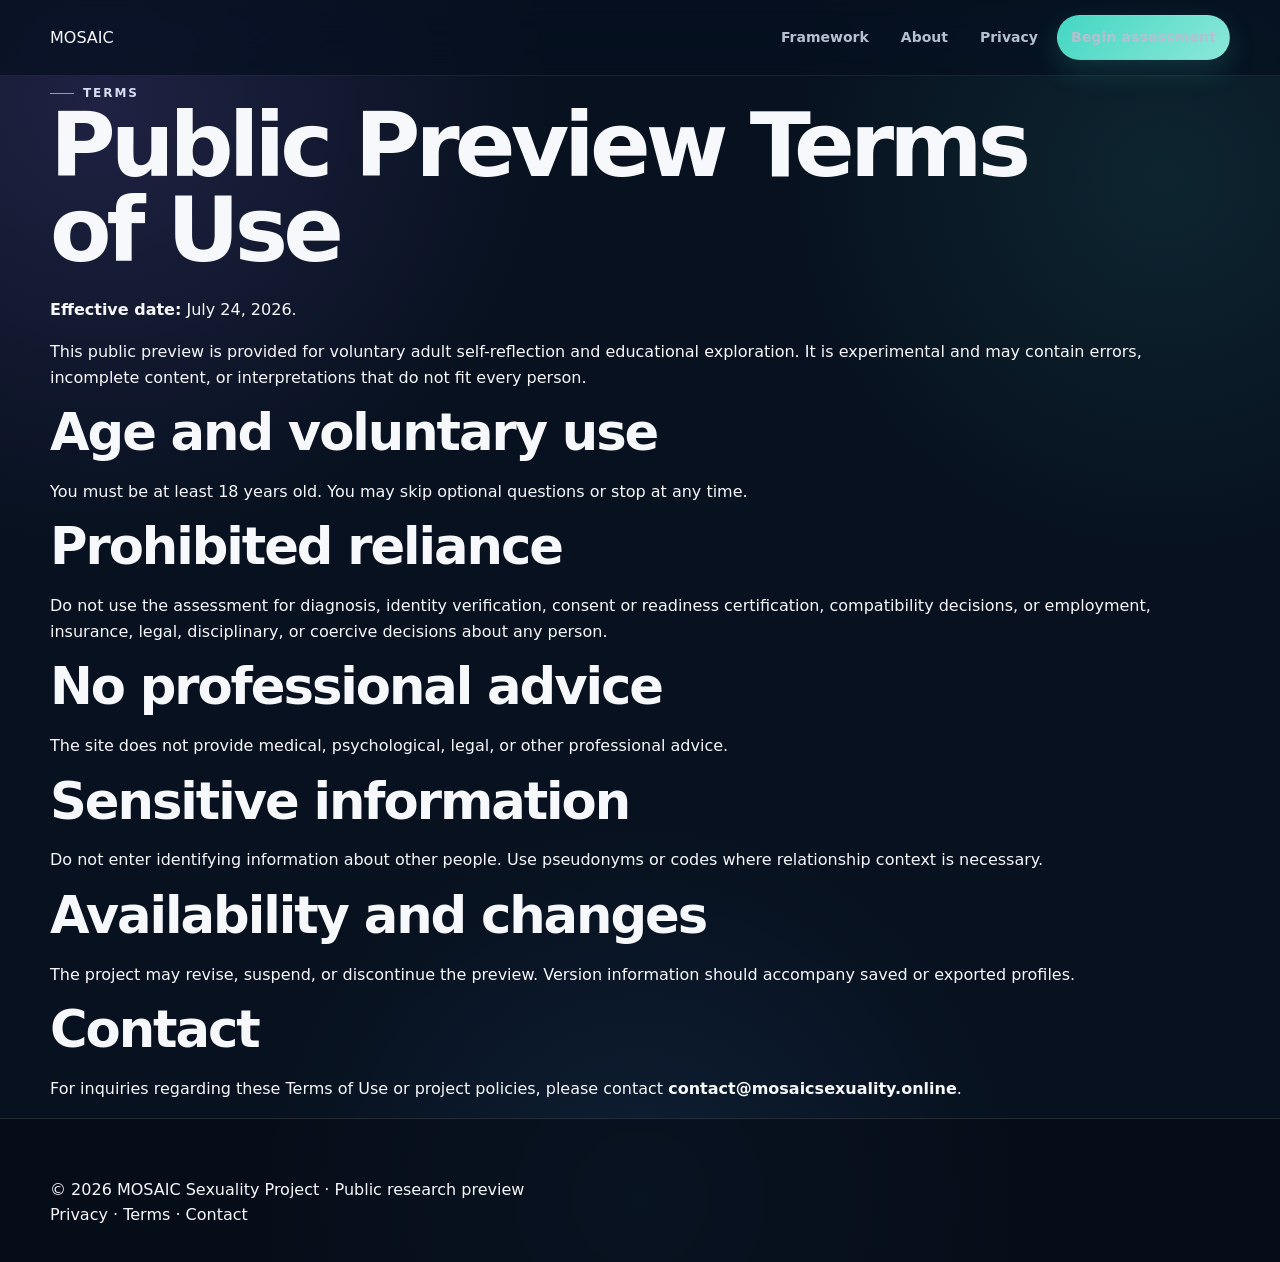
<file: terms.html>
<!doctype html><html lang="en"><head><meta charset="utf-8"><meta name="viewport" content="width=device-width,initial-scale=1"><link rel="stylesheet" href="assets/css/styles.css"><title>Terms · MOSAIC</title></head><body><header class="site-header"><div class="container nav-wrap"><a class="brand" href="./">MOSAIC</a><nav class="nav-links" aria-label="Main navigation"><a href="index.html#model">Framework</a><a href="about.html">About</a><a href="privacy.html">Privacy</a><a class="btn btn-primary" href="assessment/">Begin assessment</a></nav></div></header><main><section><div class="container prose"><div class="eyebrow">Terms</div><h1>Public Preview Terms of Use</h1><p><strong>Effective date:</strong> July 24, 2026.</p><p>This public preview is provided for voluntary adult self-reflection and educational exploration. It is experimental and may contain errors, incomplete content, or interpretations that do not fit every person.</p><h2>Age and voluntary use</h2><p>You must be at least 18 years old. You may skip optional questions or stop at any time.</p><h2>Prohibited reliance</h2><p>Do not use the assessment for diagnosis, identity verification, consent or readiness certification, compatibility decisions, or employment, insurance, legal, disciplinary, or coercive decisions about any person.</p><h2>No professional advice</h2><p>The site does not provide medical, psychological, legal, or other professional advice.</p><h2>Sensitive information</h2><p>Do not enter identifying information about other people. Use pseudonyms or codes where relationship context is necessary.</p><h2>Availability and changes</h2><p>The project may revise, suspend, or discontinue the preview. Version information should accompany saved or exported profiles.</p><h2>Contact</h2><p>For inquiries regarding these Terms of Use or project policies, please contact <strong>contact@mosaicsexuality.online</strong>.</p></div></section></main><footer class="site-footer"><div class="container"><div>© 2026 MOSAIC Sexuality Project · Public research preview</div><div><a href="privacy.html">Privacy</a> · <a href="terms.html">Terms</a> · <a href="about.html#contact">Contact</a></div></div></footer></body></html>
</file>
<file: assets/css/styles.css>
:root {
  --bg: #07111f;
  --bg-elevated: #0c1728;
  --surface: rgba(18, 31, 50, 0.78);
  --surface-solid: #101d30;
  --surface-2: #14243a;
  --text: #f7f8fb;
  --text-soft: #b5bfd0;
  --text-faint: #7f8da3;
  --border: rgba(255, 255, 255, 0.12);
  --border-strong: rgba(255, 255, 255, 0.2);
  --violet: #9d7cff;
  --teal: #43d7c2;
  --coral: #ff7d8d;
  --gold: #f3c65f;
  --blue: #5aa7ff;
  --green: #73df91;
  --shadow: 0 22px 70px rgba(0, 0, 0, 0.34);
  --shadow-soft: 0 12px 34px rgba(0, 0, 0, 0.22);
  --radius-sm: 12px;
  --radius: 20px;
  --radius-lg: 32px;
  --container: 1180px;
  --nav-height: 76px;
  --font-sans: Inter, ui-sans-serif, system-ui, -apple-system, BlinkMacSystemFont, "Segoe UI", sans-serif;
}

* { box-sizing: border-box; }
html { scroll-behavior: smooth; }
body {
  margin: 0;
  font-family: var(--font-sans);
  color: var(--text);
  background:
    radial-gradient(circle at 8% 8%, rgba(157, 124, 255, .16), transparent 27%),
    radial-gradient(circle at 91% 14%, rgba(67, 215, 194, .10), transparent 24%),
    radial-gradient(circle at 50% 95%, rgba(90, 167, 255, .09), transparent 28%),
    var(--bg);
  line-height: 1.6;
  min-height: 100vh;
  overflow-x: hidden;
}

body::before {
  content: "";
  position: fixed;
  inset: 0;
  pointer-events: none;
  opacity: .25;
  background-image:
    linear-gradient(rgba(255,255,255,.018) 1px, transparent 1px),
    linear-gradient(90deg, rgba(255,255,255,.018) 1px, transparent 1px);
  background-size: 36px 36px;
  mask-image: linear-gradient(to bottom, black, transparent 85%);
  z-index: -1;
}

img, svg { max-width: 100%; }
a { color: inherit; text-decoration: none; }
button, input, select, textarea { font: inherit; }
button { color: inherit; }
::selection { background: rgba(157, 124, 255, .35); color: white; }

.container { width: min(calc(100% - 40px), var(--container)); margin: 0 auto; }
.section { padding: 104px 0; position: relative; }
.section-tight { padding: 72px 0; }
.section-border { border-top: 1px solid var(--border); }
.grid { display: grid; gap: 24px; }
.grid-2 { grid-template-columns: repeat(2, minmax(0, 1fr)); }
.grid-3 { grid-template-columns: repeat(3, minmax(0, 1fr)); }
.grid-4 { grid-template-columns: repeat(4, minmax(0, 1fr)); }
.stack { display: grid; gap: 18px; }

.skip-link {
  position: fixed; top: 10px; left: 10px; transform: translateY(-140%);
  background: white; color: #111; padding: 10px 14px; border-radius: 8px; z-index: 9999;
}
.skip-link:focus { transform: translateY(0); }

.site-header {
  position: sticky; top: 0; z-index: 1000;
  height: var(--nav-height);
  border-bottom: 1px solid rgba(255, 255, 255, .08);
  background: rgba(7, 17, 31, .76);
  backdrop-filter: blur(18px) saturate(135%);
}
.nav-wrap { height: 100%; display: flex; align-items: center; justify-content: space-between; gap: 24px; }
.brand { display: flex; align-items: center; gap: 12px; min-width: max-content; }
.brand-mark { width: 38px; height: 38px; flex: none; filter: drop-shadow(0 8px 20px rgba(157, 124, 255, .22)); }
.brand-copy { display: grid; line-height: 1.05; }
.brand-copy strong { font-size: 15px; letter-spacing: .18em; }
.brand-copy span { font-size: 11px; color: var(--text-faint); letter-spacing: .06em; margin-top: 5px; }
.nav-links { display: flex; align-items: center; gap: 6px; }
.nav-links a {
  color: var(--text-soft); font-size: 14px; font-weight: 650;
  padding: 10px 13px; border-radius: 999px; transition: .22s ease;
}
.nav-links a:hover, .nav-links a[aria-current="page"] { color: white; background: rgba(255,255,255,.08); }
.nav-cta { margin-left: 8px; }
.nav-toggle {
  display: none; width: 44px; height: 44px; border-radius: 12px; border: 1px solid var(--border);
  background: rgba(255,255,255,.05); align-items: center; justify-content: center; cursor: pointer;
}
.nav-toggle span, .nav-toggle::before, .nav-toggle::after {
  content: ""; width: 18px; height: 2px; background: white; border-radius: 2px; display: block; position: absolute;
  transition: .2s ease;
}
.nav-toggle::before { transform: translateY(-6px); }
.nav-toggle::after { transform: translateY(6px); }
.nav-toggle[aria-expanded="true"] span { opacity: 0; }
.nav-toggle[aria-expanded="true"]::before { transform: rotate(45deg); }
.nav-toggle[aria-expanded="true"]::after { transform: rotate(-45deg); }

.btn {
  display: inline-flex; align-items: center; justify-content: center; gap: 10px;
  border: 1px solid transparent; border-radius: 999px; padding: 13px 20px;
  font-size: 14px; font-weight: 750; letter-spacing: .01em; cursor: pointer; transition: .22s ease;
}
.btn:hover { transform: translateY(-2px); }
.btn-primary { color: #07111f; background: linear-gradient(135deg, var(--teal), #8ce7d8); box-shadow: 0 10px 28px rgba(67,215,194,.18); }
.btn-primary:hover { box-shadow: 0 14px 34px rgba(67,215,194,.28); }
.btn-secondary { background: rgba(255,255,255,.06); border-color: var(--border); color: white; }
.btn-secondary:hover { background: rgba(255,255,255,.1); border-color: var(--border-strong); }
.btn-violet { color: white; background: linear-gradient(135deg, #7458df, var(--violet)); box-shadow: 0 10px 28px rgba(157,124,255,.18); }
.btn-small { padding: 10px 15px; font-size: 13px; }
.btn svg { width: 17px; height: 17px; }

.eyebrow {
  display: inline-flex; align-items: center; gap: 9px; color: #d7ddf2;
  font-size: 12px; font-weight: 800; letter-spacing: .16em; text-transform: uppercase;
}
.eyebrow::before { content: ""; width: 24px; height: 1px; background: currentColor; opacity: .65; }
.kicker {
  display: inline-flex; align-items: center; gap: 8px; padding: 7px 11px; border-radius: 999px;
  border: 1px solid var(--border); background: rgba(255,255,255,.045); color: var(--text-soft);
  font-size: 12px; font-weight: 700;
}
.kicker-dot { width: 7px; height: 7px; border-radius: 50%; background: var(--teal); box-shadow: 0 0 0 5px rgba(67,215,194,.08); }

h1, h2, h3, h4, p { margin-top: 0; }
h1 { font-size: clamp(3rem, 7vw, 6.4rem); line-height: .95; letter-spacing: -.055em; margin-bottom: 24px; max-width: 980px; }
h2 { font-size: clamp(2.1rem, 4vw, 4rem); line-height: 1.03; letter-spacing: -.04em; margin-bottom: 20px; }
h3 { font-size: 1.25rem; line-height: 1.25; margin-bottom: 10px; }
h4 { font-size: .95rem; letter-spacing: .02em; margin-bottom: 8px; }
.lede { font-size: clamp(1.08rem, 2vw, 1.33rem); color: var(--text-soft); line-height: 1.65; max-width: 780px; }
.muted { color: var(--text-soft); }
.faint { color: var(--text-faint); }
.text-gradient { background: linear-gradient(90deg, #fff 6%, #b8a8ff 48%, #62decf 95%); -webkit-background-clip: text; background-clip: text; color: transparent; }
.section-head { display: flex; align-items: end; justify-content: space-between; gap: 32px; margin-bottom: 42px; }
.section-head > div:first-child { max-width: 820px; }
.section-head p { margin-bottom: 0; color: var(--text-soft); max-width: 670px; }

.hero { padding: 84px 0 74px; min-height: calc(100vh - var(--nav-height)); display: grid; align-items: center; }
.hero-grid { display: grid; grid-template-columns: minmax(0, 1.12fr) minmax(360px, .88fr); gap: 60px; align-items: center; }
.hero-copy { position: relative; z-index: 2; }
.hero-copy .kicker { margin-bottom: 26px; }
.hero-actions { display: flex; flex-wrap: wrap; gap: 12px; margin-top: 32px; }
.hero-meta { display: flex; flex-wrap: wrap; gap: 22px; margin-top: 34px; color: var(--text-faint); font-size: 13px; }
.hero-meta span { display: inline-flex; align-items: center; gap: 8px; }
.hero-meta span::before { content: ""; width: 6px; height: 6px; border-radius: 50%; background: var(--violet); }
.hero-visual { position: relative; min-height: 560px; display: grid; place-items: center; }
.hero-orbit { width: min(100%, 560px); aspect-ratio: 1; position: relative; }
.hero-orbit::before {
  content: ""; position: absolute; inset: 10%; border-radius: 50%;
  background: radial-gradient(circle, rgba(157,124,255,.18), rgba(67,215,194,.055) 48%, transparent 70%);
  filter: blur(10px);
}
.orbit-svg { width: 100%; height: 100%; animation: orbitFloat 8s ease-in-out infinite; }
@keyframes orbitFloat { 0%,100% { transform: translateY(0) rotate(0deg); } 50% { transform: translateY(-9px) rotate(1deg); } }
.hero-note {
  position: absolute; right: -8px; bottom: 50px; max-width: 220px; padding: 16px 17px;
  background: rgba(11,24,40,.88); border: 1px solid var(--border); border-radius: 16px;
  box-shadow: var(--shadow-soft); backdrop-filter: blur(14px); font-size: 12px; color: var(--text-soft);
}
.hero-note strong { color: white; display: block; margin-bottom: 4px; }

.card {
  position: relative; border: 1px solid var(--border); background: var(--surface);
  border-radius: var(--radius); padding: 26px; box-shadow: var(--shadow-soft);
  backdrop-filter: blur(12px); overflow: hidden;
}
.card::after {
  content: ""; position: absolute; inset: 0; pointer-events: none;
  background: linear-gradient(130deg, rgba(255,255,255,.04), transparent 28%);
}
.card-hover { transition: transform .24s ease, border-color .24s ease, background .24s ease; }
.card-hover:hover { transform: translateY(-6px); border-color: rgba(255,255,255,.22); background: rgba(23,39,61,.9); }
.card-icon { width: 46px; height: 46px; display: grid; place-items: center; border-radius: 14px; margin-bottom: 20px; background: rgba(255,255,255,.07); border: 1px solid var(--border); }
.card-icon svg { width: 22px; height: 22px; }
.card p:last-child { margin-bottom: 0; }
.card-link { display: inline-flex; align-items: center; gap: 7px; font-size: 13px; font-weight: 750; color: white; margin-top: 18px; }
.card-link::after { content: "→"; transition: transform .2s ease; }
.card-link:hover::after { transform: translateX(4px); }

.suite-card { min-height: 320px; display: flex; flex-direction: column; }
.suite-card .model-tag { margin-bottom: 54px; }
.suite-card h3 { font-size: 1.65rem; letter-spacing: -.025em; }
.suite-card .card-link { margin-top: auto; }
.suite-card::before { content: ""; position: absolute; width: 180px; height: 180px; border-radius: 50%; right: -80px; top: -80px; filter: blur(2px); opacity: .4; }
.suite-card.mosaic::before { background: radial-gradient(circle, var(--violet), transparent 70%); }
.suite-card.triad::before { background: radial-gradient(circle, var(--coral), transparent 70%); }
.suite-card.scope::before { background: radial-gradient(circle, var(--teal), transparent 70%); }
.model-tag { display: inline-flex; align-items: center; gap: 8px; font-size: 11px; text-transform: uppercase; letter-spacing: .15em; font-weight: 850; color: var(--text-soft); }
.model-tag b { width: 10px; height: 10px; border-radius: 3px; display: inline-block; }

.domain-grid { grid-template-columns: repeat(7, minmax(150px, 1fr)); gap: 14px; overflow-x: auto; padding-bottom: 8px; scroll-snap-type: x proximity; }
.domain-card { min-height: 230px; scroll-snap-align: start; padding: 20px; }
.domain-number { font-size: 11px; letter-spacing: .14em; color: var(--text-faint); font-weight: 850; margin-bottom: 34px; }
.domain-card h3 { font-size: 1.02rem; }
.domain-card p { color: var(--text-faint); font-size: 13px; }
.domain-line { height: 3px; width: 42px; border-radius: 4px; margin-bottom: 16px; background: var(--accent, var(--violet)); }

.principle-band {
  display: grid; grid-template-columns: repeat(3, 1fr); border: 1px solid var(--border); border-radius: var(--radius-lg); overflow: hidden; background: rgba(255,255,255,.035);
}
.principle { padding: 34px; min-height: 230px; position: relative; }
.principle + .principle { border-left: 1px solid var(--border); }
.principle .symbol { font-size: 2.2rem; font-weight: 300; color: var(--violet); margin-bottom: 28px; }
.principle h3 { font-size: 1.25rem; }
.principle p { color: var(--text-soft); margin-bottom: 0; }

.quote-panel { border-radius: var(--radius-lg); padding: clamp(34px, 6vw, 72px); position: relative; overflow: hidden; border: 1px solid var(--border); background: linear-gradient(135deg, rgba(157,124,255,.12), rgba(67,215,194,.055) 60%, rgba(90,167,255,.08)); }
.quote-panel blockquote { font-size: clamp(1.8rem, 4vw, 3.8rem); line-height: 1.15; letter-spacing: -.04em; max-width: 1000px; margin: 0; }
.quote-panel small { display: block; margin-top: 26px; color: var(--text-faint); }
.quote-panel::after { content: ""; position: absolute; width: 420px; height: 420px; border-radius: 50%; right: -180px; top: -190px; border: 1px solid rgba(255,255,255,.12); box-shadow: 0 0 0 48px rgba(255,255,255,.018), 0 0 0 96px rgba(255,255,255,.012); }

.assessment-shell { display: grid; grid-template-columns: minmax(0, 1.05fr) minmax(330px, .75fr); gap: 24px; align-items: stretch; }
.control-card { padding: 30px; }
.control-row { display: grid; grid-template-columns: 1fr auto; gap: 20px; align-items: center; padding: 18px 0; border-bottom: 1px solid var(--border); }
.control-row:last-child { border-bottom: 0; }
.control-row label { font-weight: 730; }
.control-row small { display: block; color: var(--text-faint); margin-top: 4px; }
.range-wrap { display: flex; align-items: center; gap: 12px; min-width: 235px; }
input[type="range"] { width: 180px; accent-color: var(--violet); cursor: pointer; }
.range-value { width: 34px; color: white; font-size: 13px; font-weight: 800; text-align: right; }
.profile-card { display: grid; place-items: center; min-height: 420px; }
.profile-chart { width: min(100%, 360px); aspect-ratio: 1; position: relative; }
.profile-chart svg { width: 100%; height: 100%; }
.profile-copy { text-align: center; max-width: 420px; margin: 10px auto 0; color: var(--text-soft); font-size: 14px; }

.status-row { display: grid; grid-template-columns: 210px 1fr; gap: 30px; padding: 26px 0; border-bottom: 1px solid var(--border); }
.status-row:last-child { border-bottom: 0; }
.status-label { display: flex; align-items: start; gap: 10px; font-weight: 760; }
.status-dot { width: 10px; height: 10px; border-radius: 50%; margin-top: 7px; flex: none; }
.status-copy { color: var(--text-soft); }
.status-copy strong { color: white; }

.page-hero { padding: 90px 0 74px; border-bottom: 1px solid var(--border); }
.page-hero-grid { display: grid; grid-template-columns: minmax(0, 1fr) minmax(320px, .72fr); gap: 60px; align-items: center; }
.page-hero h1 { font-size: clamp(3.5rem, 8vw, 7rem); }
.acronym-line { color: var(--text-soft); font-weight: 680; letter-spacing: .015em; margin-bottom: 20px; }
.model-visual-card { min-height: 430px; display: grid; place-items: center; }
.model-visual-card svg { width: min(100%, 430px); }

.letter-domains { display: grid; gap: 14px; }
.letter-domain { display: grid; grid-template-columns: 72px 1fr auto; gap: 22px; align-items: center; padding: 23px 26px; border: 1px solid var(--border); border-radius: 18px; background: rgba(255,255,255,.035); transition: .22s ease; }
.letter-domain:hover { background: rgba(255,255,255,.06); transform: translateX(5px); }
.letter { width: 52px; height: 52px; display: grid; place-items: center; border-radius: 15px; background: var(--letter-bg, rgba(157,124,255,.14)); color: var(--letter-color, var(--violet)); font-size: 1.35rem; font-weight: 900; }
.letter-domain h3 { margin: 0 0 5px; }
.letter-domain p { margin: 0; color: var(--text-soft); font-size: 14px; }
.letter-domain .arrow { color: var(--text-faint); font-size: 1.4rem; }

.level-card { min-height: 290px; }
.level-card .level-index { font-size: 3.6rem; line-height: 1; letter-spacing: -.06em; color: rgba(255,255,255,.11); font-weight: 850; margin-bottom: 38px; }
.level-card ul, .compact-list { padding: 0; margin: 15px 0 0; list-style: none; display: grid; gap: 9px; }
.level-card li, .compact-list li { display: flex; gap: 9px; color: var(--text-soft); font-size: 14px; }
.level-card li::before, .compact-list li::before { content: ""; width: 6px; height: 6px; border-radius: 50%; background: var(--teal); margin-top: 8px; flex: none; }

.explorer { display: grid; grid-template-columns: 280px 1fr; gap: 24px; align-items: stretch; }
.explorer-tabs { display: grid; gap: 9px; align-content: start; }
.explorer-tab { border: 1px solid var(--border); background: rgba(255,255,255,.035); border-radius: 14px; padding: 15px 16px; text-align: left; cursor: pointer; color: var(--text-soft); font-weight: 720; transition: .2s ease; }
.explorer-tab:hover, .explorer-tab[aria-selected="true"] { color: white; background: rgba(157,124,255,.12); border-color: rgba(157,124,255,.35); }
.explorer-stage { min-height: 430px; display: grid; grid-template-columns: minmax(260px, .9fr) 1fr; gap: 36px; align-items: center; }
.explorer-visual { min-height: 330px; display: grid; place-items: center; border-radius: 18px; background: rgba(255,255,255,.025); border: 1px solid var(--border); }
.explorer-visual svg { width: min(100%, 320px); }
.explorer-copy h3 { font-size: 1.7rem; }
.explorer-copy p { color: var(--text-soft); }
.explorer-copy .chip-row { margin-top: 20px; }

.chip-row { display: flex; flex-wrap: wrap; gap: 8px; }
.chip { display: inline-flex; align-items: center; padding: 7px 10px; border-radius: 999px; border: 1px solid var(--border); background: rgba(255,255,255,.045); color: var(--text-soft); font-size: 12px; font-weight: 650; }
.chip.accent { border-color: rgba(157,124,255,.35); color: #ded7ff; background: rgba(157,124,255,.09); }

.state-matrix { overflow-x: auto; border: 1px solid var(--border); border-radius: var(--radius); }
.state-matrix table { width: 100%; border-collapse: collapse; min-width: 820px; }
.state-matrix th, .state-matrix td { padding: 17px 18px; text-align: left; border-right: 1px solid var(--border); border-bottom: 1px solid var(--border); vertical-align: top; }
.state-matrix th:last-child, .state-matrix td:last-child { border-right: 0; }
.state-matrix tr:last-child td { border-bottom: 0; }
.state-matrix thead th { background: rgba(255,255,255,.055); font-size: 12px; text-transform: uppercase; letter-spacing: .1em; color: var(--text-soft); }
.state-matrix tbody th { color: white; background: rgba(255,255,255,.025); width: 160px; }
.state-matrix td { color: var(--text-soft); font-size: 13px; }

.guardrail { border-left: 3px solid var(--gold); padding: 20px 22px; background: rgba(243,198,95,.07); border-radius: 0 14px 14px 0; color: var(--text-soft); }
.guardrail strong { color: white; }

.assessment-hero { padding-bottom: 42px; }
.assessment-layout { display: grid; grid-template-columns: 290px 1fr; gap: 24px; align-items: start; }
.assessment-sidebar { position: sticky; top: calc(var(--nav-height) + 24px); }
.progress-track { height: 7px; background: rgba(255,255,255,.08); border-radius: 999px; overflow: hidden; margin: 16px 0 10px; }
.progress-fill { height: 100%; width: 0; background: linear-gradient(90deg, var(--violet), var(--teal)); border-radius: 999px; transition: width .3s ease; }
.assessment-nav { display: grid; gap: 8px; margin-top: 22px; }
.assessment-nav button { border: 0; background: transparent; color: var(--text-faint); padding: 10px 0; text-align: left; cursor: pointer; font-weight: 680; }
.assessment-nav button.active { color: white; }
.question-panel { display: none; }
.question-panel.active { display: block; animation: fadeIn .24s ease; }
@keyframes fadeIn { from { opacity: 0; transform: translateY(8px); } to { opacity: 1; transform: none; } }
.question-card { padding: 34px; }
.question-number { font-size: 11px; letter-spacing: .14em; text-transform: uppercase; font-weight: 850; color: var(--text-faint); }
.question-card h2 { font-size: clamp(1.7rem, 3vw, 2.5rem); max-width: 770px; margin: 13px 0 10px; }
.question-help { color: var(--text-soft); margin-bottom: 28px; }
.option-grid { display: grid; grid-template-columns: repeat(2, minmax(0, 1fr)); gap: 12px; }
.option { position: relative; }
.option input { position: absolute; opacity: 0; pointer-events: none; }
.option label { display: flex; min-height: 72px; align-items: center; padding: 16px 18px; border: 1px solid var(--border); border-radius: 15px; background: rgba(255,255,255,.03); color: var(--text-soft); cursor: pointer; transition: .2s ease; }
.option input:checked + label { color: white; border-color: rgba(157,124,255,.5); background: rgba(157,124,255,.12); box-shadow: inset 0 0 0 1px rgba(157,124,255,.12); }
.question-actions { display: flex; justify-content: space-between; gap: 14px; margin-top: 28px; }
.big-range { display: grid; gap: 16px; margin: 30px 0; }
.big-range input { width: 100%; }
.range-labels { display: flex; justify-content: space-between; color: var(--text-faint); font-size: 12px; }
.result-panel { display: none; }
.result-panel.active { display: block; }
.result-summary { display: grid; grid-template-columns: minmax(280px, .75fr) 1fr; gap: 28px; }
.result-narrative { color: var(--text-soft); }
.result-list { display: grid; gap: 12px; margin-top: 22px; }
.result-item { display: grid; grid-template-columns: 180px 1fr; gap: 16px; padding: 15px 0; border-bottom: 1px solid var(--border); }
.result-item strong { color: white; }

.research-list { display: grid; gap: 12px; }
.research-item { display: grid; grid-template-columns: 130px 1fr auto; gap: 24px; align-items: center; border: 1px solid var(--border); border-radius: 16px; background: rgba(255,255,255,.03); padding: 20px 22px; }
.research-item .status-pill { justify-self: end; }
.status-pill { display: inline-flex; padding: 6px 9px; border-radius: 999px; font-size: 11px; text-transform: uppercase; letter-spacing: .1em; font-weight: 850; border: 1px solid var(--border); }
.status-pill.foundation { color: #a7efb7; background: rgba(115,223,145,.08); border-color: rgba(115,223,145,.25); }
.status-pill.synthesis { color: #d8ccff; background: rgba(157,124,255,.08); border-color: rgba(157,124,255,.28); }
.status-pill.proposed { color: #ffe29b; background: rgba(243,198,95,.08); border-color: rgba(243,198,95,.25); }

.cta-panel { display: grid; grid-template-columns: 1fr auto; gap: 32px; align-items: center; padding: 42px; border-radius: var(--radius-lg); border: 1px solid var(--border); background: linear-gradient(120deg, rgba(157,124,255,.14), rgba(67,215,194,.06)); }
.cta-panel h2 { font-size: clamp(1.8rem, 3vw, 3rem); margin-bottom: 10px; }
.cta-panel p { margin: 0; color: var(--text-soft); }

.site-footer { border-top: 1px solid var(--border); padding: 58px 0 34px; background: rgba(5,12,22,.6); }
.footer-grid { display: grid; grid-template-columns: 1.5fr repeat(3, 1fr); gap: 46px; }
.footer-brand p { color: var(--text-faint); max-width: 410px; margin-top: 18px; }
.footer-col h4 { color: white; margin-bottom: 14px; }
.footer-col a { display: block; color: var(--text-faint); font-size: 14px; margin: 9px 0; }
.footer-col a:hover { color: white; }
.footer-bottom { margin-top: 44px; padding-top: 22px; border-top: 1px solid var(--border); display: flex; justify-content: space-between; gap: 24px; color: var(--text-faint); font-size: 12px; }

.reveal { opacity: 0; transform: translateY(18px); transition: .65s cubic-bezier(.2,.65,.2,1); }
.reveal.visible { opacity: 1; transform: none; }

@media (max-width: 1050px) {
  .hero-grid, .page-hero-grid { grid-template-columns: 1fr; }
  .hero { min-height: auto; }
  .hero-copy { max-width: 900px; }
  .hero-visual { min-height: 470px; }
  .grid-4 { grid-template-columns: repeat(2, 1fr); }
  .assessment-shell { grid-template-columns: 1fr; }
  .profile-card { min-height: 380px; }
  .explorer-stage { grid-template-columns: 1fr; }
  .explorer-visual { min-height: 280px; }
  .assessment-layout { grid-template-columns: 1fr; }
  .assessment-sidebar { position: static; }
  .result-summary { grid-template-columns: 1fr; }
}

@media (max-width: 820px) {
  :root { --nav-height: 68px; }
  .container { width: min(calc(100% - 28px), var(--container)); }
  .section { padding: 78px 0; }
  .nav-toggle { display: flex; position: relative; }
  .nav-links {
    position: fixed; top: var(--nav-height); left: 14px; right: 14px; display: none; padding: 14px;
    border: 1px solid var(--border); border-radius: 18px; background: rgba(10,21,36,.98); box-shadow: var(--shadow);
  }
  .nav-links.open { display: grid; }
  .nav-links a { padding: 13px 14px; }
  .nav-cta { margin-left: 0; margin-top: 5px; }
  .grid-2, .grid-3 { grid-template-columns: 1fr; }
  .principle-band { grid-template-columns: 1fr; }
  .principle + .principle { border-left: 0; border-top: 1px solid var(--border); }
  .section-head { display: block; }
  .section-head .btn { margin-top: 22px; }
  .letter-domain { grid-template-columns: 58px 1fr; }
  .letter-domain .arrow { display: none; }
  .explorer { grid-template-columns: 1fr; }
  .explorer-tabs { display: flex; overflow-x: auto; padding-bottom: 7px; scroll-snap-type: x proximity; }
  .explorer-tab { min-width: max-content; scroll-snap-align: start; }
  .cta-panel { grid-template-columns: 1fr; }
  .footer-grid { grid-template-columns: 1fr 1fr; }
  .footer-brand { grid-column: 1 / -1; }
  .research-item { grid-template-columns: 1fr; gap: 8px; }
  .research-item .status-pill { justify-self: start; }
}

@media (max-width: 600px) {
  h1 { font-size: clamp(2.8rem, 15vw, 4.6rem); }
  h2 { font-size: clamp(2rem, 10vw, 3rem); }
  .hero { padding-top: 58px; }
  .hero-visual { min-height: 390px; }
  .hero-note { position: relative; right: auto; bottom: auto; margin: -28px auto 0; }
  .hero-meta { display: grid; gap: 10px; }
  .grid-4 { grid-template-columns: 1fr; }
  .suite-card { min-height: 280px; }
  .control-row { grid-template-columns: 1fr; }
  .range-wrap { min-width: 0; width: 100%; }
  .range-wrap input { width: 100%; }
  .letter-domain { padding: 18px; }
  .page-hero { padding-top: 62px; }
  .page-hero h1 { font-size: clamp(3.2rem, 18vw, 5rem); }
  .option-grid { grid-template-columns: 1fr; }
  .question-card { padding: 24px 20px; }
  .question-actions { flex-direction: column-reverse; }
  .question-actions .btn { width: 100%; }
  .result-item { grid-template-columns: 1fr; gap: 4px; }
  .status-row { grid-template-columns: 1fr; gap: 10px; }
  .footer-grid { grid-template-columns: 1fr; }
  .footer-bottom { flex-direction: column; }
}

@media (prefers-reduced-motion: reduce) {
  *, *::before, *::after { scroll-behavior: auto !important; animation-duration: .001ms !important; animation-iteration-count: 1 !important; transition-duration: .001ms !important; }
  .reveal { opacity: 1; transform: none; }
}

@media print {
  .reveal { opacity: 1 !important; transform: none !important; }
  .site-header { position: static; }
  .nav-toggle { display: none !important; }
  body { background: #07111f !important; }
}
</file>
<file: assessment/src/styles.css>
:root {
  --bg: #0e0c14;
  --bg2: #15111e;
  --panel: rgba(28, 23, 39, .92);
  --panel2: rgba(36, 29, 49, .92);
  --line: rgba(232, 222, 255, .14);
  --line-strong: rgba(232, 222, 255, .28);
  --text: #f5f0ff;
  --muted: #b9aecb;
  --dim: #8c819f;
  --accent: #9c8cff;
  --accent2: #69d7cf;
  --accent3: #e4bd63;
  --danger: #ff808f;
  --success: #79dfb3;
  --warning: #ffd279;
  --shadow: 0 22px 70px rgba(0,0,0,.34);
  --radius: 18px;
  --radius-sm: 12px;
  font-family: Inter, ui-sans-serif, system-ui, -apple-system, BlinkMacSystemFont, "Segoe UI", sans-serif;
}
* { box-sizing: border-box; }
html { background: var(--bg); }
body { margin: 0; min-height: 100vh; color: var(--text); background:
  radial-gradient(circle at 16% 0%, rgba(135, 84, 211, .18), transparent 34%),
  radial-gradient(circle at 100% 12%, rgba(55, 170, 160, .13), transparent 31%),
  linear-gradient(145deg, var(--bg), #100d17 55%, #0b0a10); }
button, input, select, textarea { font: inherit; }
button { cursor: pointer; }
button:disabled { cursor: not-allowed; opacity: .42; }
a { color: var(--accent2); }
.app-shell { min-height: 100vh; }
.topbar { position: sticky; top: 0; z-index: 30; display: flex; align-items: center; justify-content: space-between; gap: 16px; padding: 13px 22px; border-bottom: 1px solid var(--line); background: rgba(12,10,18,.9); backdrop-filter: blur(16px); }
.brand { display: flex; align-items: center; gap: 12px; min-width: 0; }
.brand-mark { width: 38px; height: 38px; display: grid; place-items: center; border-radius: 12px; font-weight: 900; color: #180d26; background: conic-gradient(from 15deg, var(--accent), var(--accent2), var(--accent3), var(--accent)); box-shadow: 0 0 0 1px rgba(255,255,255,.14), 0 8px 22px rgba(124,77,184,.25); }
.brand-copy strong { display: block; font-size: .98rem; letter-spacing: .01em; }
.brand-copy span { color: var(--muted); font-size: .78rem; }
.top-actions { display: flex; align-items: center; gap: 8px; flex-wrap: wrap; justify-content: flex-end; }
.btn { border: 1px solid var(--line-strong); border-radius: 12px; padding: 10px 14px; color: var(--text); background: rgba(255,255,255,.045); transition: .18s ease; box-shadow: none; }
.btn:hover:not(:disabled) { transform: translateY(-1px); border-color: rgba(184,140,255,.55); background: rgba(184,140,255,.10); }
.btn.primary { color: #160d21; border-color: transparent; background: linear-gradient(135deg, var(--accent), #d2b4ff); font-weight: 800; }
.btn.secondary { background: rgba(255,255,255,.055); }
.btn.ghost { border-color: transparent; background: transparent; color: var(--muted); }
.btn.danger { color: #ffecef; border-color: rgba(255,128,143,.36); background: rgba(255,128,143,.08); }
.btn.small { padding: 7px 10px; font-size: .82rem; border-radius: 9px; }
.pill { display: inline-flex; align-items: center; gap: 7px; border: 1px solid var(--line); border-radius: 999px; padding: 6px 10px; color: var(--muted); font-size: .76rem; background: rgba(255,255,255,.035); }
.pill.success { color: var(--success); border-color: rgba(121,223,179,.28); }
.pill.warning { color: var(--warning); border-color: rgba(255,210,121,.28); }
.layout { display: grid; grid-template-columns: 290px minmax(0, 1fr); min-height: calc(100vh - 65px); }
.sidebar { position: sticky; top: 65px; height: calc(100vh - 65px); overflow: auto; padding: 20px 16px 28px; border-right: 1px solid var(--line); background: rgba(12,10,18,.46); }
.sidebar h3 { margin: 8px 10px 12px; color: var(--muted); font-size: .74rem; text-transform: uppercase; letter-spacing: .16em; }
.section-nav { display: grid; gap: 8px; }
.section-link { width: 100%; display: grid; grid-template-columns: 34px 1fr auto; align-items: center; gap: 9px; padding: 11px 10px; border: 1px solid transparent; border-radius: 13px; color: var(--muted); text-align: left; background: transparent; }
.section-link:hover { background: rgba(255,255,255,.035); color: var(--text); }
.section-link.active { color: var(--text); border-color: rgba(184,140,255,.30); background: linear-gradient(135deg, rgba(184,140,255,.13), rgba(98,212,197,.055)); }
.section-code { width: 31px; height: 31px; display: grid; place-items: center; border-radius: 10px; color: #160d21; background: linear-gradient(135deg, #c39cff, #8fe0d5); font-size: .79rem; font-weight: 900; }
.section-link small { color: var(--dim); font-size: .7rem; }
.sidebar-card { margin-top: 18px; padding: 14px; border: 1px solid var(--line); border-radius: 14px; background: rgba(255,255,255,.025); }
.sidebar-card p { color: var(--muted); font-size: .8rem; line-height: 1.45; margin: 6px 0; }
.progress-track { height: 8px; overflow: hidden; border-radius: 999px; background: rgba(255,255,255,.075); }
.progress-fill { height: 100%; border-radius: inherit; background: linear-gradient(90deg, var(--accent), var(--accent2)); transition: width .25s ease; }
.main { width: min(1100px, 100%); margin: 0 auto; padding: 34px 30px 70px; }
.welcome { width: min(1120px, 100%); margin: 0 auto; padding: 68px 30px 90px; }
.hero { position: relative; overflow: hidden; padding: 48px; border: 1px solid var(--line); border-radius: 28px; background: linear-gradient(145deg, rgba(40,31,55,.95), rgba(19,16,27,.95)); box-shadow: var(--shadow); }
.hero::after { content:""; position:absolute; width:340px; height:340px; right:-120px; top:-150px; border-radius:50%; background: radial-gradient(circle, rgba(184,140,255,.28), transparent 67%); }
.eyebrow { display: inline-block; color: var(--accent2); font-weight: 800; font-size: .74rem; letter-spacing: .16em; text-transform: uppercase; }
h1, h2, h3 { line-height: 1.12; }
h1 { margin: 12px 0 16px; font-size: clamp(2.5rem, 6vw, 5.4rem); letter-spacing: -.055em; }
h2 { margin: 0 0 12px; font-size: clamp(1.55rem, 3vw, 2.3rem); letter-spacing: -.025em; }
.hero p { max-width: 760px; color: var(--muted); font-size: 1.08rem; line-height: 1.72; }
.hero-actions { display: flex; gap: 10px; flex-wrap: wrap; margin-top: 26px; }
.domain-grid, .summary-grid, .review-grid, .result-grid { display: grid; gap: 14px; }
.domain-grid { grid-template-columns: repeat(5, minmax(0, 1fr)); margin-top: 20px; }
.domain-tile, .summary-card, .review-card, .result-card { border: 1px solid var(--line); border-radius: var(--radius); background: var(--panel); box-shadow: 0 10px 35px rgba(0,0,0,.18); }
.domain-tile { padding: 18px; }
.domain-tile .code { color: var(--accent); font-weight: 900; font-size: 1.55rem; }
.domain-tile h3 { margin: 7px 0; font-size: .98rem; }
.domain-tile p { margin: 0; color: var(--muted); font-size: .8rem; line-height: 1.45; }
.notice { margin-top: 18px; padding: 14px 16px; border-left: 3px solid var(--accent3); border-radius: 9px; color: var(--muted); background: rgba(255,182,110,.065); line-height: 1.55; }
.section-header { margin-bottom: 22px; padding: 24px; border: 1px solid var(--line); border-radius: var(--radius); background: linear-gradient(145deg, rgba(40,31,55,.78), rgba(25,21,34,.86)); }
.section-header h1 { margin: 8px 0 10px; font-size: clamp(2rem, 5vw, 3.4rem); }
.section-header p { max-width: 870px; margin: 0; color: var(--muted); line-height: 1.64; }
.section-meta { display: flex; gap: 8px; flex-wrap: wrap; margin-top: 15px; }
.question-list { display: grid; gap: 16px; }
.question-card { position: relative; padding: 22px; border: 1px solid var(--line); border-radius: var(--radius); background: linear-gradient(145deg, rgba(32,27,43,.95), rgba(22,19,30,.96)); box-shadow: 0 12px 34px rgba(0,0,0,.16); }
.question-card:focus-within { border-color: rgba(184,140,255,.48); box-shadow: 0 0 0 3px rgba(184,140,255,.08), 0 14px 38px rgba(0,0,0,.18); }
.question-head { display: flex; align-items: flex-start; justify-content: space-between; gap: 14px; }
.question-id { color: var(--accent2); font-weight: 800; font-size: .72rem; letter-spacing: .1em; text-transform: uppercase; }
.question-card h3 { margin: 7px 0 5px; font-size: 1.05rem; font-weight: 750; line-height: 1.42; }
.question-meta { display: flex; align-items: center; gap: 7px; flex-wrap: wrap; margin-bottom: 15px; }
.meta-chip { border-radius: 999px; padding: 4px 8px; color: var(--dim); background: rgba(255,255,255,.04); font-size: .68rem; }
.meta-chip.sensitive { color: #e6d8ff; background: rgba(184,140,255,.09); }
.help { color: var(--muted); font-size: .82rem; line-height: 1.5; margin: 7px 0 14px; }
.control { display: grid; gap: 10px; }
.option-grid { display: grid; gap: 8px; }
.option { display: flex; align-items: flex-start; gap: 10px; padding: 10px 12px; border: 1px solid var(--line); border-radius: 11px; background: rgba(255,255,255,.025); color: var(--muted); }
.option:hover { border-color: rgba(184,140,255,.32); color: var(--text); }
.option input { margin-top: 3px; accent-color: var(--accent); }
.option.selected { border-color: rgba(184,140,255,.43); color: var(--text); background: rgba(184,140,255,.075); }
.text-input, textarea, select { width: 100%; border: 1px solid var(--line-strong); border-radius: 11px; padding: 11px 12px; color: var(--text); background: rgba(7,6,11,.55); outline: none; }
textarea { min-height: 118px; resize: vertical; line-height: 1.5; }
.text-input:focus, textarea:focus, select:focus { border-color: var(--accent); box-shadow: 0 0 0 3px rgba(184,140,255,.10); }
.slider-wrap { display: grid; grid-template-columns: minmax(0,1fr) 76px; gap: 12px; align-items: center; }
.slider-wrap input[type="range"] { width: 100%; accent-color: var(--accent); }
.number-box { text-align: center; font-weight: 800; }
.anchor-row { display: flex; justify-content: space-between; gap: 8px; color: var(--dim); font-size: .66rem; }
.matrix { width: 100%; border-collapse: separate; border-spacing: 0 8px; }
.matrix th { color: var(--muted); font-size: .73rem; font-weight: 700; text-align: center; padding: 5px 7px; }
.matrix th:first-child { text-align: left; }
.matrix td { padding: 10px 8px; background: rgba(255,255,255,.025); border-top: 1px solid var(--line); border-bottom: 1px solid var(--line); vertical-align: middle; }
.matrix td:first-child { border-left: 1px solid var(--line); border-radius: 10px 0 0 10px; color: var(--text); min-width: 220px; }
.matrix td:last-child { border-right: 1px solid var(--line); border-radius: 0 10px 10px 0; }
.matrix .radio-cell { text-align: center; min-width: 76px; }
.matrix input[type="radio"], .matrix input[type="checkbox"] { accent-color: var(--accent); transform: scale(1.08); }
.matrix-slider-row { display: grid; grid-template-columns: minmax(210px, 1fr) minmax(260px, 2fr) 72px; gap: 14px; align-items: center; padding: 11px 12px; border: 1px solid var(--line); border-radius: 12px; background: rgba(255,255,255,.025); }
.matrix-slider-row .row-label { color: var(--text); font-size: .86rem; line-height: 1.4; }
.repeatable { display: grid; gap: 8px; }
.repeat-row { display: grid; grid-template-columns: 1fr auto; gap: 8px; }
.rank-list { display: grid; gap: 8px; }
.rank-item { display: grid; grid-template-columns: 34px 1fr auto; gap: 10px; align-items: center; padding: 10px 12px; border: 1px solid var(--line); border-radius: 11px; background: rgba(255,255,255,.025); }
.rank-number { width: 28px; height: 28px; display: grid; place-items: center; border-radius: 9px; color: #160d21; background: var(--accent2); font-size: .78rem; font-weight: 900; }
.rank-actions { display: flex; gap: 5px; }
.role-pair { display: grid; gap: 10px; padding: 13px; border: 1px solid var(--line); border-radius: 12px; background: rgba(255,255,255,.025); }
.role-pair-head { display: flex; justify-content: space-between; gap: 12px; color: var(--text); font-size: .86rem; }
.question-actions { display: flex; justify-content: flex-end; margin-top: 12px; }
.skipped { opacity: .62; }
.required-note { color: var(--warning); font-size: .75rem; }
.nav-actions { display: flex; justify-content: space-between; gap: 12px; margin-top: 24px; padding-top: 18px; border-top: 1px solid var(--line); }
.validation-error { margin: 12px 0 0; padding: 11px 13px; border: 1px solid rgba(255,128,143,.35); border-radius: 10px; color: #ffdfe4; background: rgba(255,128,143,.075); }
.review-grid { grid-template-columns: repeat(3, minmax(0,1fr)); }
.review-card { padding: 18px; }
.review-card h3 { margin: 7px 0; }
.review-card p { color: var(--muted); font-size: .82rem; }
.summary-grid { grid-template-columns: repeat(4, minmax(0,1fr)); margin: 18px 0; }
.summary-card { padding: 16px; }
.summary-card .value { font-size: 2rem; font-weight: 900; letter-spacing: -.04em; }
.summary-card .label { color: var(--muted); font-size: .76rem; }
.result-grid { grid-template-columns: repeat(2, minmax(0,1fr)); }
.result-card { padding: 20px; }
.result-card.full { grid-column: 1 / -1; }
.result-card h3 { margin: 0 0 10px; font-size: 1.2rem; }
.result-card p, .result-card li { color: var(--muted); line-height: 1.55; }
.result-card ul { padding-left: 20px; }
.bar-list { display: grid; gap: 10px; }
.bar-item { display: grid; grid-template-columns: minmax(120px, 1fr) minmax(150px, 2fr) 48px; gap: 10px; align-items: center; }
.bar-label { color: var(--muted); font-size: .78rem; line-height: 1.25; }
.bar-track { height: 10px; border-radius: 999px; overflow: hidden; background: rgba(255,255,255,.075); }
.bar-fill { height: 100%; border-radius: inherit; background: linear-gradient(90deg, var(--accent), var(--accent2)); }
.bar-value { text-align: right; font-weight: 800; font-size: .8rem; }
.triad-svg { width: 100%; height: auto; min-height: 310px; }
.triad-node { fill: rgba(184,140,255,.18); stroke: #c8a8ff; stroke-width: 2; }
.triad-edge { stroke: #79daca; stroke-linecap: round; opacity: .75; }
.triad-label { fill: #f5f0ff; font-size: 14px; font-weight: 700; text-anchor: middle; }
.pattern { margin-top: 10px; padding: 13px; border: 1px solid var(--line); border-radius: 12px; background: rgba(255,255,255,.028); }
.pattern strong { color: var(--accent2); }
.feedback-box { margin-top: 16px; padding-top: 14px; border-top: 1px solid var(--line); }
.feedback-controls { display: flex; flex-wrap: wrap; gap: 7px; margin: 8px 0; }
.feedback-choice.active { color: #160d21; background: var(--accent2); border-color: transparent; }
.empty-state { padding: 28px; border: 1px dashed var(--line-strong); border-radius: var(--radius); color: var(--muted); text-align: center; }
.modal-backdrop { position: fixed; inset: 0; z-index: 100; display: grid; place-items: center; padding: 20px; background: rgba(0,0,0,.66); backdrop-filter: blur(8px); }
.modal { width: min(680px, 100%); max-height: 86vh; overflow: auto; padding: 24px; border: 1px solid var(--line-strong); border-radius: 20px; background: #191421; box-shadow: var(--shadow); }
.modal h2 { margin-top: 0; }
.settings-grid { display: grid; gap: 14px; }
.setting-row { display: flex; justify-content: space-between; gap: 20px; align-items: center; padding: 12px 0; border-bottom: 1px solid var(--line); }
.setting-row p { margin: 5px 0 0; color: var(--muted); font-size: .8rem; }
.toggle { width: 48px; height: 26px; border: 0; border-radius: 999px; padding: 3px; background: rgba(255,255,255,.12); }
.toggle span { display: block; width: 20px; height: 20px; border-radius: 50%; background: #fff; transition: transform .18s ease; }
.toggle.on { background: var(--accent); }
.toggle.on span { transform: translateX(22px); }
.footer { width: min(1100px,100%); margin: 0 auto; padding: 18px 30px 40px; color: var(--dim); font-size: .75rem; text-align: center; }
@media (max-width: 1050px) {
  .domain-grid { grid-template-columns: repeat(3, minmax(0,1fr)); }
  .summary-grid { grid-template-columns: repeat(2, minmax(0,1fr)); }
}
@media (max-width: 820px) {
  .layout { grid-template-columns: 1fr; }
  .sidebar { position: static; height: auto; border-right: 0; border-bottom: 1px solid var(--line); padding: 12px; }
  .section-nav { display: flex; overflow-x: auto; padding-bottom: 5px; }
  .section-link { min-width: 210px; }
  .sidebar-card { display: none; }
  .main { padding: 24px 16px 60px; }
  .welcome { padding: 34px 16px 70px; }
  .hero { padding: 30px 22px; }
  .domain-grid { grid-template-columns: repeat(2, minmax(0,1fr)); }
  .review-grid { grid-template-columns: repeat(2, minmax(0,1fr)); }
  .result-grid { grid-template-columns: 1fr; }
  .result-card.full { grid-column: auto; }
  .matrix-wrap { overflow-x: auto; }
  .matrix { min-width: 700px; }
  .matrix-slider-row { grid-template-columns: 1fr; }
  .bar-item { grid-template-columns: 1fr; }
  .bar-value { text-align: left; }
}
@media (max-width: 560px) {
  .topbar { padding: 10px 12px; }
  .brand-copy span { display: none; }
  .top-actions .hide-mobile { display:none; }
  .domain-grid, .review-grid, .summary-grid { grid-template-columns: 1fr; }
  h1 { font-size: 2.6rem; }
  .hero { border-radius: 20px; }
  .nav-actions { flex-direction: column-reverse; }
  .nav-actions .btn { width: 100%; }
}
@media print {
  body { background: white; color: black; }
  .topbar, .sidebar, .nav-actions, .feedback-box, .no-print { display:none !important; }
  .layout { display:block; }
  .main { width:100%; padding:0; }
  .result-card, .summary-card { box-shadow:none; background:white; color:black; break-inside:avoid; border-color:#bbb; }
  .result-card p, .result-card li, .summary-card .label { color:#333; }
  .bar-track { border:1px solid #ccc; }
  .bar-fill { background:#666; }
}


.btn.primary.alt { background: linear-gradient(135deg, var(--accent2), #b8fff4); }
.slider-unset { opacity: .68; }
.slider-unset input[type="range"] { filter: grayscale(.7); }
.unset-note { margin-top: 6px; color: var(--warning); font-size: .72rem; }
.slider-shell { display: grid; gap: 6px; }
.domain-grid { grid-template-columns: repeat(5, minmax(0,1fr)); }
.section-link strong { line-height: 1.25; }
.section-link small { display:block; margin-top:3px; }
select option { color: #111; }
@media (max-width: 1100px) { .domain-grid { grid-template-columns: repeat(3,minmax(0,1fr)); } }

/* SCOPE relationship-ecology module */
.pill.scope-pill { color: #7de6bf; border-color: rgba(125,230,191,.34); background: rgba(63,176,139,.08); }
.btn.primary.scope-btn { background: linear-gradient(135deg, #52c99f, #a8f5d8); }
.btn.primary.all-btn { background: linear-gradient(135deg, var(--accent), var(--accent2) 58%, var(--accent3)); }
.module-offers { display:grid; gap:10px; margin-bottom:18px; }
.module-offers .notice { margin-top:0; display:flex; align-items:center; justify-content:space-between; gap:14px; }
.toggle.scope-on { background:#45b88e; }
.roster-toolbar { display:flex; gap:10px; align-items:center; flex-wrap:wrap; margin-bottom:12px; }
.record-list { display:grid; gap:12px; }
.record-card { padding:14px; border:1px solid var(--line); border-radius:14px; background:rgba(60,142,113,.055); }
.record-head { display:flex; justify-content:space-between; align-items:center; gap:12px; margin-bottom:10px; }
.record-grid { display:grid; grid-template-columns:repeat(2,minmax(0,1fr)); gap:10px; }
.record-grid label { color:var(--muted); font-size:.75rem; line-height:1.35; }
.record-grid input,.record-grid select { margin-top:5px; }
.edge-list { display:grid; gap:9px; }
.edge-row { display:grid; grid-template-columns:1fr 1fr 1.4fr auto; gap:8px; align-items:center; padding:10px; border:1px solid var(--line); border-radius:12px; background:rgba(60,142,113,.05); }
.matrix-multi { min-width:210px; display:grid; gap:6px; text-align:left; }
.matrix-multi label { display:flex; align-items:flex-start; gap:7px; color:var(--muted); font-size:.72rem; }
.scope-slider-cell { min-width:170px; display:grid; grid-template-columns:minmax(120px,1fr) 66px; gap:7px; align-items:center; }
.scope-slider-cell input[type="range"] { width:100%; accent-color:#52c99f; }
.scope-slider-cell input[type="number"] { width:66px; padding:7px; }
.repeat-matrix { display:grid; gap:8px; margin:14px 0; padding:12px; border:1px solid var(--line); border-radius:13px; background:rgba(60,142,113,.04); }
.metric-grid { display:grid; grid-template-columns:repeat(3,minmax(0,1fr)); gap:10px; margin:14px 0; }
.metric { padding:13px; border:1px solid var(--line); border-radius:13px; background:rgba(255,255,255,.025); }
.metric > strong { display:block; margin:4px 0; font-size:1.75rem; }
.metric small { display:block; color:var(--dim); font-size:.67rem; line-height:1.35; }
.meter { height:7px; margin-top:8px; overflow:hidden; border-radius:999px; background:rgba(255,255,255,.075); }
.meter i { display:block; height:100%; background:linear-gradient(90deg,#52c99f,var(--accent2)); }
.scope-dashboard-grid { display:grid; grid-template-columns:1.15fr .85fr; gap:12px; margin-top:15px; }
.scope-panel { min-width:0; padding:15px; border:1px solid var(--line); border-radius:14px; background:rgba(10,28,23,.34); }
.scope-panel h4 { margin:0 0 10px; }
.heatmap { overflow:auto; }
.heatmap table { width:100%; min-width:720px; border-collapse:separate; border-spacing:5px; }
.heatmap th { padding:5px; color:var(--muted); font-size:.67rem; }
.heatmap td { min-width:70px; padding:9px 5px; border-radius:8px; text-align:center; font-weight:850; }
.heatmap td small { display:block; margin-top:2px; font-size:.58rem; font-weight:500; }
.openness-table { width:100%; border-collapse:collapse; min-width:620px; }
.openness-table th,.openness-table td { padding:8px; border-bottom:1px solid var(--line); font-size:.73rem; text-align:left; }
.openness-table th:not(:first-child),.openness-table td:not(:first-child) { text-align:center; }
.mini-bar { height:7px; overflow:hidden; border-radius:999px; background:rgba(255,255,255,.08); }
.mini-bar i { display:block; height:100%; background:#52c99f; }
.network-svg { width:100%; min-height:320px; border:1px solid var(--line); border-radius:13px; background:rgba(7,27,21,.52); }
.network-svg text { fill:var(--text); font-size:12px; font-weight:800; }
.network-edge { stroke:#6bbda3; stroke-width:3; opacity:.8; }
.network-node { fill:rgba(64,180,140,.34); stroke:#83e8c3; stroke-width:2; }
@media (max-width:900px){ .scope-dashboard-grid { grid-template-columns:1fr; } .metric-grid { grid-template-columns:repeat(2,minmax(0,1fr)); } }
@media (max-width:560px){ .record-grid,.edge-row,.metric-grid { grid-template-columns:1fr; } .module-offers .notice { align-items:flex-start; flex-direction:column; } .scope-slider-cell { grid-template-columns:1fr; } }

.route-grid{display:grid;grid-template-columns:repeat(auto-fit,minmax(210px,1fr));gap:12px;margin:24px 0}.route-card{display:flex;flex-direction:column;align-items:flex-start;text-align:left;background:var(--surface);color:var(--ink);border:1px solid var(--line);padding:16px;border-radius:14px}.route-card.selected,.route-card:hover{border-color:var(--accent);box-shadow:0 0 0 2px color-mix(in srgb,var(--accent) 28%,transparent)}.route-card span{color:var(--accent2);font-weight:800;margin:4px 0}.route-card small{font-weight:500;color:var(--muted)}
.structured-grid{display:grid;grid-template-columns:repeat(auto-fit,minmax(250px,1fr));gap:12px}.structured-grid label,.compound-block>label{background:var(--surface-soft);border:1px solid var(--line);border-radius:12px;padding:12px}.compound-block h4{margin:18px 0 8px}.profile-list{display:grid;gap:12px}.profile-row{display:grid;grid-template-columns:minmax(190px,1.2fr) repeat(auto-fit,minmax(180px,1fr));gap:12px;align-items:start;border:1px solid var(--line);background:var(--surface-soft);border-radius:12px;padding:12px}.profile-row textarea{grid-column:1/-1}.ack-list{display:grid;gap:8px}.result-tabs{display:flex;flex-wrap:wrap;gap:8px;margin-bottom:18px;position:sticky;top:72px;z-index:5;background:var(--bg);padding:8px 0}.metric-big{font-size:3rem;font-weight:900;color:var(--accent)}
@media(max-width:700px){.profile-row{grid-template-columns:1fr}.result-tabs{position:static}.route-grid{grid-template-columns:1fr}}

/* v0.6.2 slider registration clarity */
.inline-action {
  appearance: none;
  border: 0;
  padding: 0;
  background: transparent;
  color: var(--accent);
  font: inherit;
  font-weight: 700;
  text-decoration: underline;
  cursor: pointer;
}
.inline-action:hover, .inline-action:focus-visible { text-decoration-thickness: 2px; }
.slider-answer-status { margin-top: 10px; color: var(--text-muted); font-size: .94rem; }
.slider-answer-status strong { color: var(--text); }

/* Print & PDF Export Stylesheet */
@media print {
  body { background: #ffffff !important; color: #111111 !important; font-size: 11pt; }
  .top-bar, .nav-actions, .site-return, button, input[type="file"], .modal-backdrop, .result-tabs, .help, .notice { display: none !important; }
  .layout, .main-panel, section, .card, .profile-row, .scope-panel { background: transparent !important; border: 1px solid #cccccc !important; box-shadow: none !important; color: #111111 !important; page-break-inside: avoid; }
  .text-gradient, strong, h1, h2, h3, h4 { color: #000000 !important; -webkit-text-fill-color: initial !important; background: none !important; }
  a { color: #111111 !important; text-decoration: underline !important; }
  .heatmap table, .openness-table { page-break-inside: avoid; }
}
</file>
<file: assets/public-overrides.css>
.site-return{position:fixed;left:14px;bottom:14px;z-index:50;padding:9px 12px;border-radius:10px;background:rgba(8,18,30,.92);border:1px solid rgba(255,255,255,.16);font:600 13px/1.2 system-ui;color:#dbeeff;text-decoration:none;box-shadow:0 8px 26px rgba(0,0,0,.25)}.noscript{padding:20px;background:#4a1e1e;color:white;text-align:center}.top-actions [data-action="validation-lab"]{display:none!important}@media(max-width:700px){.site-return{left:8px;bottom:8px}}
</file>
